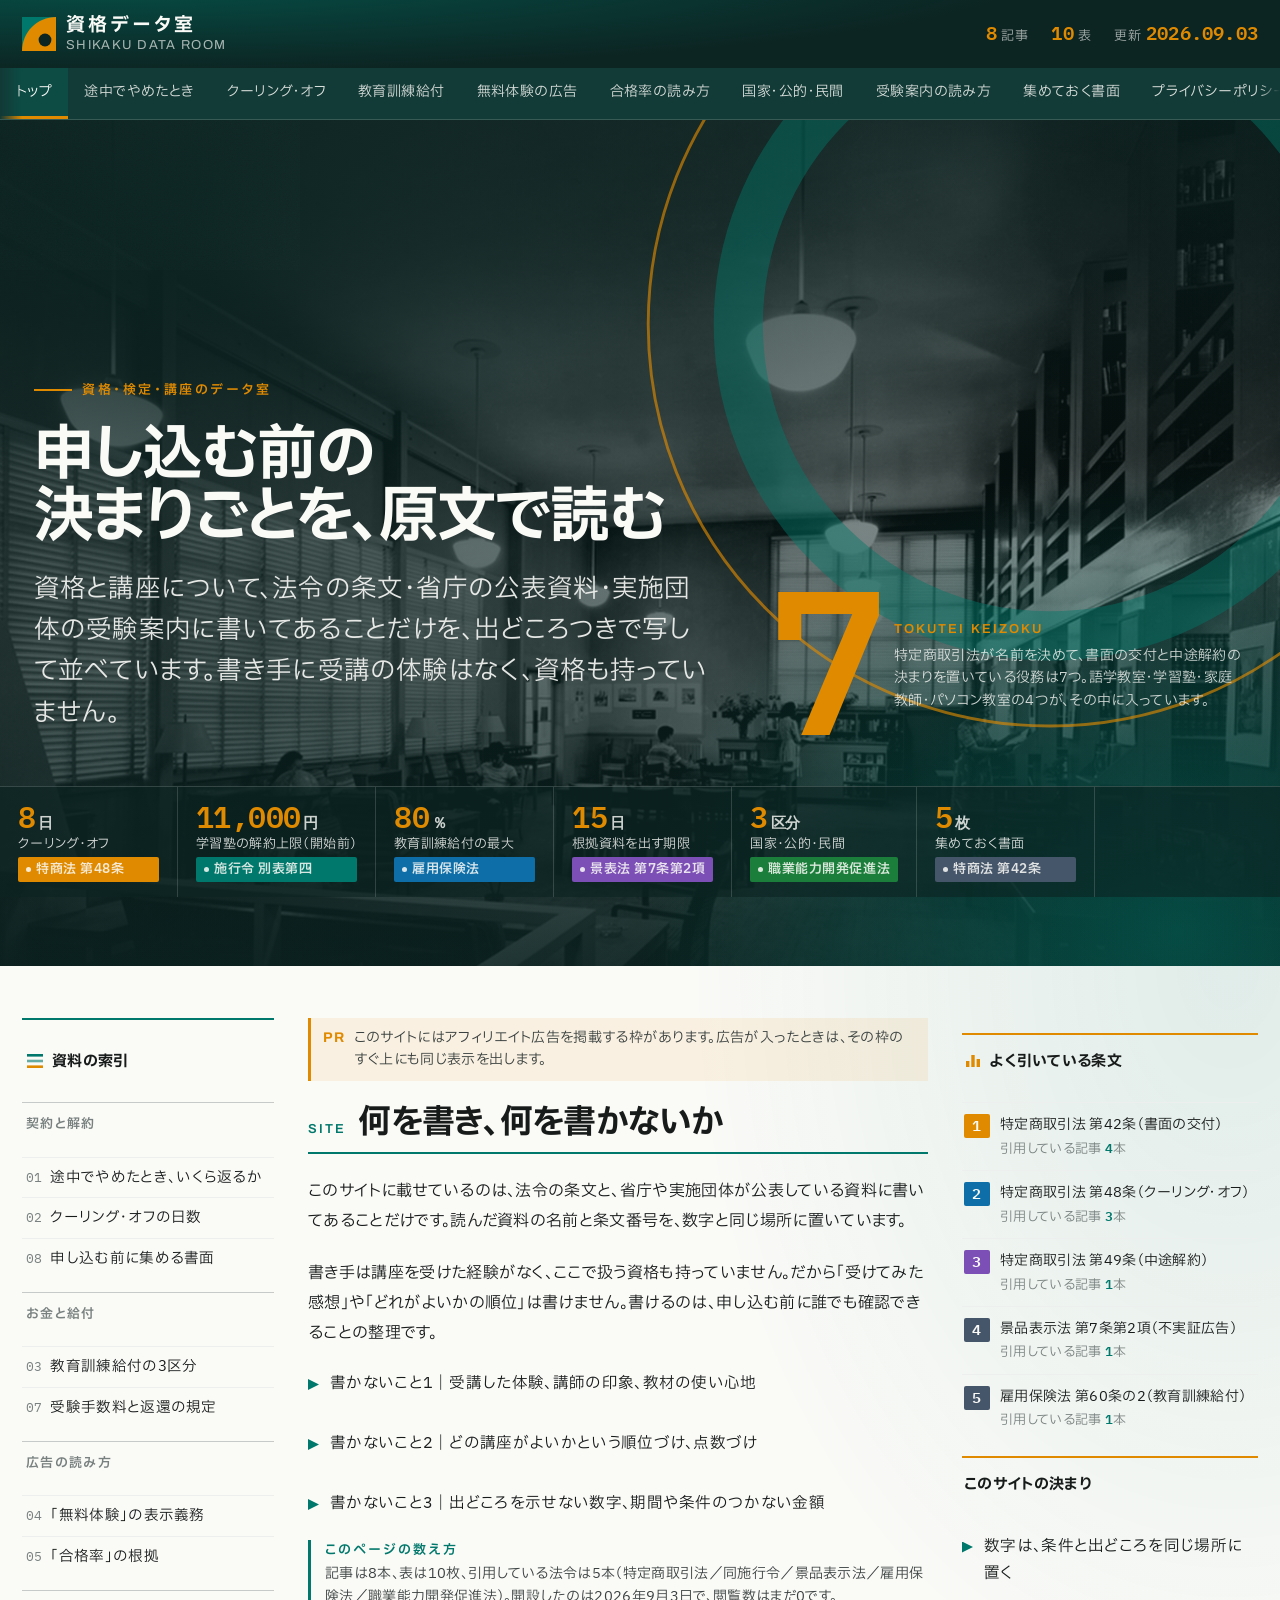
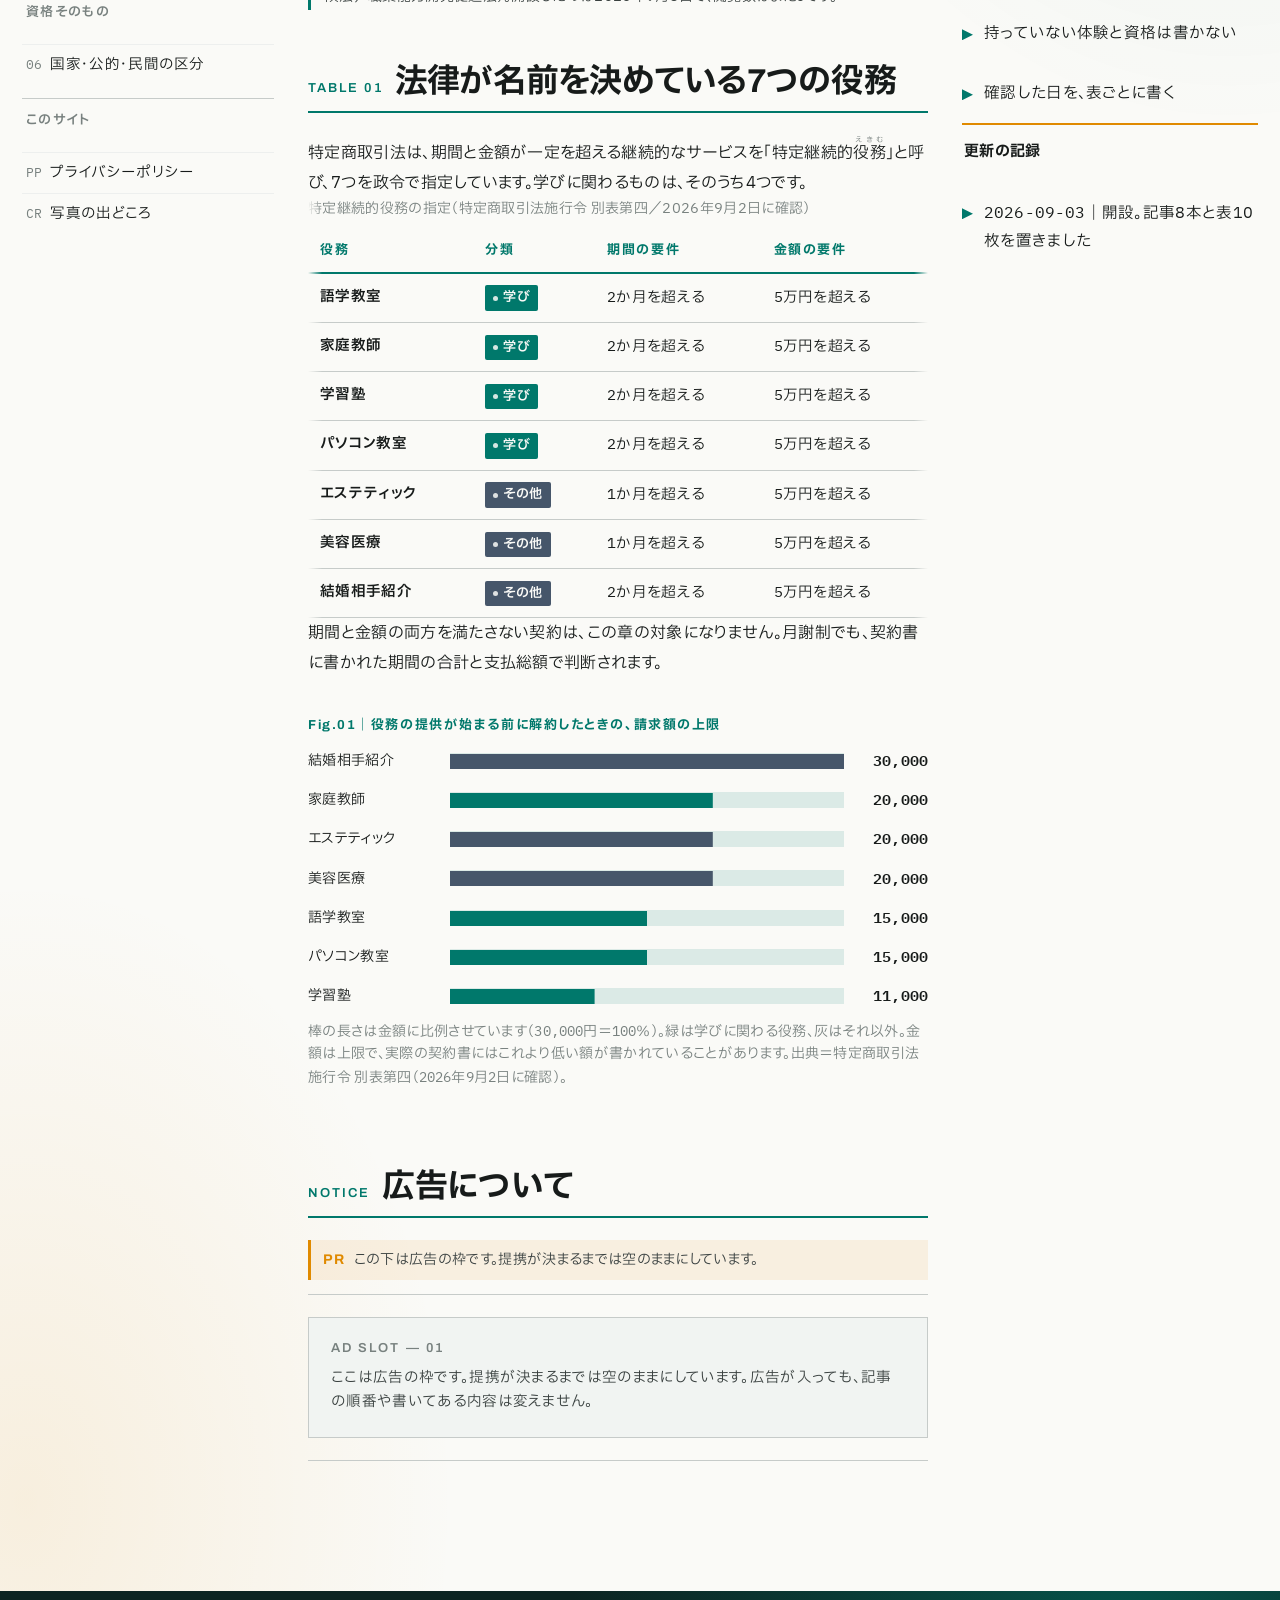
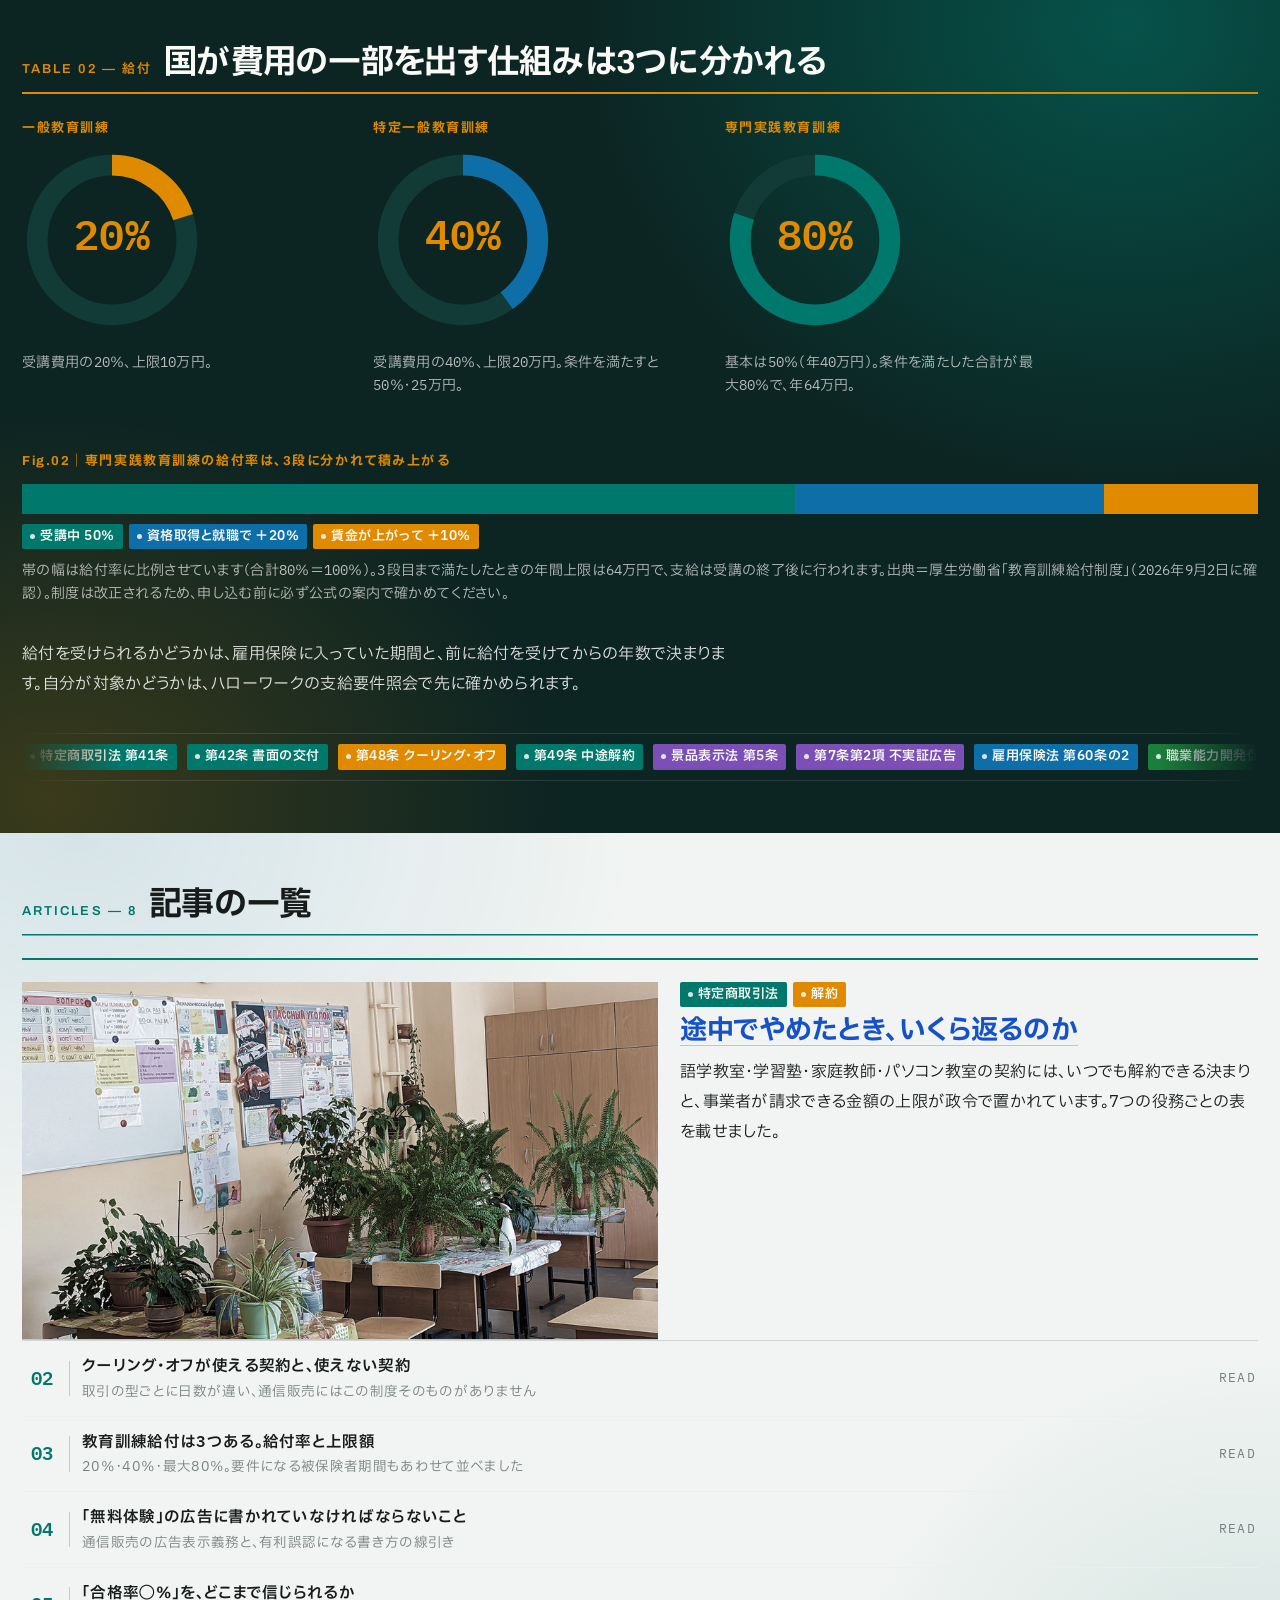
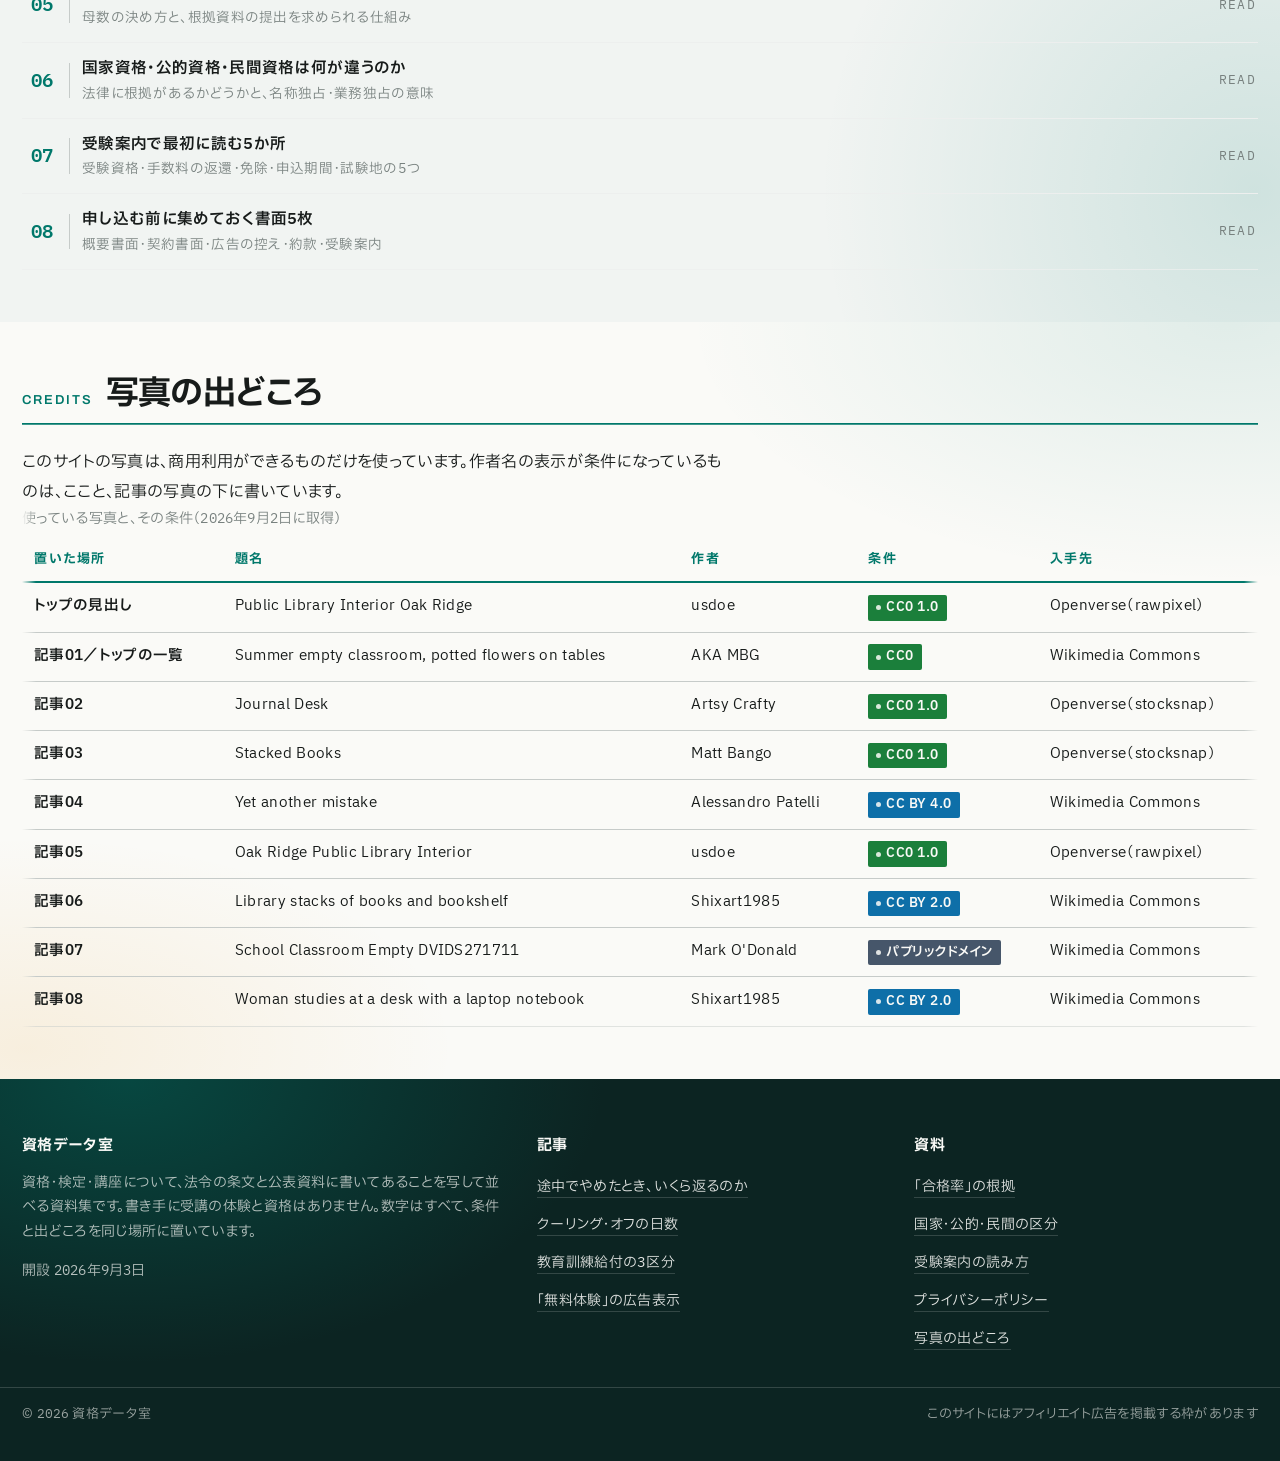
<file: index.html>
<!doctype html>
<html lang="ja">
<head>
<meta charset="utf-8">
<meta name="viewport" content="width=device-width, initial-scale=1">
<title>資格データ室 ── 資格と講座について、原文に書いてあることを写して並べる</title>
<meta name="description" content="資格・検定・講座について、法令の条文と省庁の公表資料に書いてあることを、出どころつきで写して並べています。記事8本・表10枚。">
<link rel="canonical" href="https://shikaku-data.com/">
<link rel="icon" href="assets/favicon.svg" type="image/svg+xml">
<meta property="og:type" content="website">
<meta property="og:site_name" content="資格データ室">
<meta property="og:locale" content="ja_JP">
<meta property="og:title" content="資格データ室 ── 資格と講座について、原文に書いてあることを写して並べる">
<meta property="og:description" content="資格・検定・講座について、法令の条文と省庁の公表資料に書いてあることを、出どころつきで写して並べています。記事8本・表10枚。">
<meta property="og:url" content="https://shikaku-data.com/">
<meta property="og:image" content="https://shikaku-data.com/assets/ogp.png">
<meta name="twitter:card" content="summary_large_image">
<link rel="preconnect" href="https://fonts.googleapis.com">
<link rel="preconnect" href="https://fonts.gstatic.com" crossorigin>
<link href="https://fonts.googleapis.com/css2?family=Archivo:wdth,wght@62..125,400..800&family=IBM+Plex+Mono:wght@400;600&family=IBM+Plex+Sans+JP:wght@300;400;600;700&display=swap" rel="stylesheet">
<link rel="stylesheet" href="assets/style.css">
</head>
<body>

<!-- 粒（地の質感）と、大きな弧。四角以外の形をここで持つ -->
<svg width="0" height="0" aria-hidden="true" focusable="false" style="position:absolute">
  <filter id="tsubu"><feTurbulence type="fractalNoise" baseFrequency="0.82" numOctaves="3"/>
    <feColorMatrix type="saturate" values="0"/></filter>
</svg>

<div class="progress" aria-hidden="true"><i></i></div>
<header class="hd">
  <div class="hd__in">
    <a class="hd__mark" href="index.html">
      <svg class="hd__glyph" viewBox="0 0 34 34" aria-hidden="true" focusable="false">
        <path d="M0 0h34v34H0z" fill="#00786B"/>
        <path d="M34 0v34H0C0 15.2 15.2 0 34 0z" fill="#E08A00"/>
        <circle cx="23" cy="23" r="6.4" fill="#0C2422"/>
      </svg>
      <span>
        <span class="hd__name">資格データ室</span>
        <span class="hd__sub">SHIKAKU DATA ROOM</span>
      </span>
    </a>
    <div class="hd__meta">
      <span><b class="n">8</b> 記事</span>
      <span><b class="n">10</b> 表</span>
      <span>更新 <b class="n">2026.09.03</b></span>
    </div>
  </div>
</header>

<nav class="tabs" aria-label="記事の一覧">
  <div class="tabs__in">
    <a href="index.html" aria-current="page">トップ</a>
    <a href="kiji-01.html">途中でやめたとき</a>
    <a href="kiji-02.html">クーリング・オフ</a>
    <a href="kiji-03.html">教育訓練給付</a>
    <a href="kiji-04.html">無料体験の広告</a>
    <a href="kiji-05.html">合格率の読み方</a>
    <a href="kiji-06.html">国家・公的・民間</a>
    <a href="kiji-07.html">受験案内の読み方</a>
    <a href="kiji-08.html">集めておく書面</a>
    <a href="privacy.html">プライバシーポリシー</a>
  </div>
</nav>

<section class="fv">
  <div class="fv__photo">
    <img src="assets/photo/fv-toshokan_1600.jpg"
         srcset="assets/photo/fv-toshokan_480.jpg 480w, assets/photo/fv-toshokan_900.jpg 900w, assets/photo/fv-toshokan_1600.jpg 1600w"
         sizes="100vw" width="1600" height="900" alt="閲覧席と書架が並ぶ図書館の内部">
  </div>
  <div class="fv__veil"></div>
  <svg class="fv__grain" aria-hidden="true" focusable="false"><rect width="100%" height="100%" filter="url(#tsubu)"/></svg>
  <svg class="fv__arc" viewBox="0 0 100 100" aria-hidden="true" focusable="false">
    <circle cx="50" cy="50" r="49" fill="none" stroke="#E08A00" stroke-width=".35" opacity=".7"/>
    <circle cx="50" cy="50" r="38" fill="none" stroke="#00786B" stroke-width="6" opacity=".5"/>
    <path d="M50 1a49 49 0 0 1 49 49" fill="none" stroke="#E08A00" stroke-width="1.6"/>
  </svg>
  <div class="fv__in">
    <div>
      <p class="fv__eyebrow">資格・検定・講座のデータ室</p>
      <h1 class="t-display" data-ch><span class="ph">申し込む前の</span><span class="ph">決まりごとを、</span><span class="ph">原文で読む</span></h1>
      <p class="t-lede">資格と講座について、法令の条文・省庁の公表資料・実施団体の受験案内に書いてあることだけを、出どころつきで写して並べています。書き手に受講の体験はなく、資格も持っていません。</p>
    </div>
    <div class="fv__num">
      <b class="n">7</b>
      <div class="fv__numtxt">
        <span class="lab">TOKUTEI KEIZOKU</span>
        <p>特定商取引法が名前を決めて、書面の交付と中途解約の決まりを置いている役務は7つ。語学教室・学習塾・家庭教師・パソコン教室の4つが、その中に入っています。</p>
      </div>
    </div>
  </div>
  <div class="fvindex">
    <div class="fvindex__in">
      <a href="kiji-02.html"><b class="n">8<em>日</em></b><span>クーリング・オフ</span><span class="tag tag--5">特商法 第48条</span></a>
      <a href="kiji-01.html"><b class="n">11,000<em>円</em></b><span>学習塾の解約上限（開始前）</span><span class="tag tag--1">施行令 別表第四</span></a>
      <a href="kiji-03.html"><b class="n">80<em>％</em></b><span>教育訓練給付の最大</span><span class="tag tag--2">雇用保険法</span></a>
      <a href="kiji-05.html"><b class="n">15<em>日</em></b><span>根拠資料を出す期限</span><span class="tag tag--3">景表法 第7条第2項</span></a>
      <a href="kiji-06.html"><b class="n">3<em>区分</em></b><span>国家・公的・民間</span><span class="tag tag--6">職業能力開発促進法</span></a>
      <a href="kiji-08.html"><b class="n">5<em>枚</em></b><span>集めておく書面</span><span class="tag tag--8">特商法 第42条</span></a>
    </div>
  </div>
</section>

<main id="main">

<section class="band band--paper">
  <div class="wrap three">

    <aside class="side">
      <nav class="idx" aria-label="サイトの索引">
        <p class="idx__h">
          <svg viewBox="0 0 18 18" aria-hidden="true" focusable="false"><rect x="1" y="2" width="16" height="2.6" fill="#00786B"/><rect x="1" y="7.7" width="16" height="2.6" fill="#00786B" opacity=".6"/><rect x="1" y="13.4" width="16" height="2.6" fill="#E08A00"/></svg>
          資料の索引
        </p>
        <p class="idx__g">契約と解約</p>
        <ul>
          <li><a href="kiji-01.html"><span class="n">01</span>途中でやめたとき、いくら返るか</a></li>
          <li><a href="kiji-02.html"><span class="n">02</span>クーリング・オフの日数</a></li>
          <li><a href="kiji-08.html"><span class="n">08</span>申し込む前に集める書面</a></li>
        </ul>
        <p class="idx__g">お金と給付</p>
        <ul>
          <li><a href="kiji-03.html"><span class="n">03</span>教育訓練給付の3区分</a></li>
          <li><a href="kiji-07.html"><span class="n">07</span>受験手数料と返還の規定</a></li>
        </ul>
        <p class="idx__g">広告の読み方</p>
        <ul>
          <li><a href="kiji-04.html"><span class="n">04</span>「無料体験」の表示義務</a></li>
          <li><a href="kiji-05.html"><span class="n">05</span>「合格率」の根拠</a></li>
        </ul>
        <p class="idx__g">資格そのもの</p>
        <ul>
          <li><a href="kiji-06.html"><span class="n">06</span>国家・公的・民間の区分</a></li>
        </ul>
        <p class="idx__g">このサイト</p>
        <ul>
          <li><a href="privacy.html"><span class="n">PP</span>プライバシーポリシー</a></li>
          <li><a href="#shashin"><span class="n">CR</span>写真の出どころ</a></li>
        </ul>
      </nav>
    </aside>

    <div class="col-c stack">

      <div class="disc"><b>PR</b><span>このサイトにはアフィリエイト広告を掲載する枠があります。広告が入ったときは、その枠のすぐ上にも同じ表示を出します。</span></div>

      <div data-rv>
        <div class="sec__h"><span class="lab">Site</span><h2 class="t-h2"><span class="ph">何を書き、</span><span class="ph">何を書かないか</span></h2></div>
        <p class="t-body">このサイトに載せているのは、法令の条文と、省庁や実施団体が公表している資料に書いてあることだけです。読んだ資料の名前と条文番号を、数字と同じ場所に置いています。</p>
        <p class="t-body">書き手は講座を受けた経験がなく、ここで扱う資格も持っていません。だから「受けてみた感想」や「どれがよいかの順位」は書けません。書けるのは、申し込む前に誰でも確認できることの整理です。</p>
        <ul class="cl">
          <li class="cl__item t-body">書かないこと1｜受講した体験、講師の印象、教材の使い心地</li>
          <li class="cl__item t-body">書かないこと2｜どの講座がよいかという順位づけ、点数づけ</li>
          <li class="cl__item t-body">書かないこと3｜出どころを示せない数字、期間や条件のつかない金額</li>
        </ul>
        <div class="src">
          <span class="lab">このページの数え方</span>
          <p>記事は8本、表は10枚、引用している法令は5本（特定商取引法／同施行令／景品表示法／雇用保険法／職業能力開発促進法）。開設したのは2026年9月3日で、閲覧数はまだ0です。</p>
        </div>
      </div>

      <div data-rv>
        <div class="sec__h"><span class="lab">Table 01</span><h2 class="t-h2"><span class="ph">法律が名前を</span><span class="ph">決めている</span><span class="ph">7つの役務</span></h2></div>
        <p class="t-body">特定商取引法は、期間と金額が一定を超える継続的なサービスを「特定継続的<ruby>役務<rt>えきむ</rt></ruby>」と呼び、7つを政令で指定しています。学びに関わるものは、そのうち4つです。</p>
        <div class="tbl-wrap">
          <table class="dt">
            <caption>特定継続的役務の指定（特定商取引法施行令 別表第四／2026年9月2日に確認）</caption>
            <thead><tr><th>役務</th><th>分類</th><th>期間の要件</th><th>金額の要件</th></tr></thead>
            <tbody>
              <tr><th>語学教室</th><td><span class="tag tag--1">学び</span></td><td><span class="n">2</span>か月を超える</td><td><span class="n">5</span>万円を超える</td></tr>
              <tr><th>家庭教師</th><td><span class="tag tag--1">学び</span></td><td><span class="n">2</span>か月を超える</td><td><span class="n">5</span>万円を超える</td></tr>
              <tr><th>学習塾</th><td><span class="tag tag--1">学び</span></td><td><span class="n">2</span>か月を超える</td><td><span class="n">5</span>万円を超える</td></tr>
              <tr><th>パソコン教室</th><td><span class="tag tag--1">学び</span></td><td><span class="n">2</span>か月を超える</td><td><span class="n">5</span>万円を超える</td></tr>
              <tr><th>エステティック</th><td><span class="tag tag--8">その他</span></td><td><span class="n">1</span>か月を超える</td><td><span class="n">5</span>万円を超える</td></tr>
              <tr><th>美容医療</th><td><span class="tag tag--8">その他</span></td><td><span class="n">1</span>か月を超える</td><td><span class="n">5</span>万円を超える</td></tr>
              <tr><th>結婚相手紹介</th><td><span class="tag tag--8">その他</span></td><td><span class="n">2</span>か月を超える</td><td><span class="n">5</span>万円を超える</td></tr>
            </tbody>
          </table>
        </div>
        <p class="t-body">期間と金額の両方を満たさない契約は、この章の対象になりません。月謝制でも、契約書に書かれた期間の合計と支払総額で判断されます。</p>
      </div>

      <figure class="fig" data-rv>
        <p class="fig__cap">Fig.01｜役務の提供が始まる前に解約したときの、請求額の上限</p>
        <div class="bars">
          <div class="bars__row"><span class="bars__name">結婚相手紹介</span>
            <span class="bars__track"><svg viewBox="0 0 100 16" preserveAspectRatio="none" width="100%" height="16" aria-hidden="true" focusable="false"><rect class="bar" width="100" height="16" fill="#46566A"/></svg></span>
            <span class="bars__val n">30,000</span></div>
          <div class="bars__row"><span class="bars__name">家庭教師</span>
            <span class="bars__track"><svg viewBox="0 0 100 16" preserveAspectRatio="none" width="100%" height="16" aria-hidden="true" focusable="false"><rect class="bar" width="66.7" height="16" fill="#00786B"/></svg></span>
            <span class="bars__val n">20,000</span></div>
          <div class="bars__row"><span class="bars__name">エステティック</span>
            <span class="bars__track"><svg viewBox="0 0 100 16" preserveAspectRatio="none" width="100%" height="16" aria-hidden="true" focusable="false"><rect class="bar" width="66.7" height="16" fill="#46566A"/></svg></span>
            <span class="bars__val n">20,000</span></div>
          <div class="bars__row"><span class="bars__name">美容医療</span>
            <span class="bars__track"><svg viewBox="0 0 100 16" preserveAspectRatio="none" width="100%" height="16" aria-hidden="true" focusable="false"><rect class="bar" width="66.7" height="16" fill="#46566A"/></svg></span>
            <span class="bars__val n">20,000</span></div>
          <div class="bars__row"><span class="bars__name">語学教室</span>
            <span class="bars__track"><svg viewBox="0 0 100 16" preserveAspectRatio="none" width="100%" height="16" aria-hidden="true" focusable="false"><rect class="bar" width="50" height="16" fill="#00786B"/></svg></span>
            <span class="bars__val n">15,000</span></div>
          <div class="bars__row"><span class="bars__name">パソコン教室</span>
            <span class="bars__track"><svg viewBox="0 0 100 16" preserveAspectRatio="none" width="100%" height="16" aria-hidden="true" focusable="false"><rect class="bar" width="50" height="16" fill="#00786B"/></svg></span>
            <span class="bars__val n">15,000</span></div>
          <div class="bars__row"><span class="bars__name">学習塾</span>
            <span class="bars__track"><svg viewBox="0 0 100 16" preserveAspectRatio="none" width="100%" height="16" aria-hidden="true" focusable="false"><rect class="bar" width="36.7" height="16" fill="#00786B"/></svg></span>
            <span class="bars__val n">11,000</span></div>
        </div>
        <figcaption class="fig__note">棒の長さは金額に比例させています（<span class="n">30,000</span>円＝<span class="n">100</span>％）。緑は学びに関わる役務、灰はそれ以外。金額は上限で、実際の契約書にはこれより低い額が書かれていることがあります。出典＝特定商取引法施行令 別表第四（<span class="n">2026</span>年<span class="n">9</span>月<span class="n">2</span>日に確認）。</figcaption>
      </figure>

      <div data-rv>
        <div class="sec__h"><span class="lab">Notice</span><h2 class="t-h2"><span class="ph">広告について</span></h2></div>
        <div class="disc"><b>PR</b><span>この下は広告の枠です。提携が決まるまでは空のままにしています。</span></div>
        <!-- 広告 -->
        <div class="adslot ad-slot" data-ad="1">
          <div class="adslot__box">
            <span class="lab">AD SLOT — 01</span>
            <p>ここは広告の枠です。提携が決まるまでは空のままにしています。広告が入っても、記事の順番や書いてある内容は変えません。</p>
          </div>
        </div>
      </div>

    </div>

    <aside class="side">
      <p class="rail__h">
        <svg viewBox="0 0 18 18" aria-hidden="true" focusable="false"><path d="M2 15h3.4v-6H2zM7.3 15h3.4V3H7.3zM12.6 15H16V7h-3.4z" fill="#E08A00"/></svg>
        よく引いている条文
      </p>
      <ol class="rank">
        <li><b class="n">1</b><p>特定商取引法 第42条（書面の交付）<span class="rank__sub">引用している記事 <span class="n">4</span>本</span></p></li>
        <li><b class="n">2</b><p>特定商取引法 第48条（クーリング・オフ）<span class="rank__sub">引用している記事 <span class="n">3</span>本</span></p></li>
        <li><b class="n">3</b><p>特定商取引法 第49条（中途解約）<span class="rank__sub">引用している記事 <span class="n">1</span>本</span></p></li>
        <li><b class="n">4</b><p>景品表示法 第7条第2項（不実証広告）<span class="rank__sub">引用している記事 <span class="n">1</span>本</span></p></li>
        <li><b class="n">5</b><p>雇用保険法 第60条の2（教育訓練給付）<span class="rank__sub">引用している記事 <span class="n">1</span>本</span></p></li>
      </ol>
      <p class="rail__h">このサイトの決まり</p>
      <ul class="cl">
        <li class="cl__item t-body">数字は、条件と出どころを同じ場所に置く</li>
        <li class="cl__item t-body">持っていない体験と資格は書かない</li>
        <li class="cl__item t-body">確認した日を、表ごとに書く</li>
      </ul>
      <p class="rail__h">更新の記録</p>
      <ul class="cl">
        <li class="cl__item t-body"><span><span class="n">2026-09-03</span>｜開設。記事8本と表10枚を置きました</span></li>
      </ul>
    </aside>

  </div>
</section>

<section class="band band--dark">
  <div class="wrap">
    <div class="sec__h" data-rv><span class="lab">Table 02 — 給付</span><h2 class="t-h2"><span class="ph">国が費用の一部を</span><span class="ph">出す仕組みは</span><span class="ph">3つに分かれる</span></h2></div>
    <div class="ring-wrap" data-rv style="grid-template-columns:minmax(0,1fr)">
      <div style="display:grid;grid-template-columns:repeat(auto-fit,minmax(190px,1fr));gap:34px">

        <figure class="fig">
          <p class="fig__cap">一般教育訓練</p>
          <svg viewBox="0 0 130 130" width="100%" style="max-width:180px;height:auto" role="img" aria-label="一般教育訓練の給付率は20パーセント">
            <circle cx="65" cy="65" r="54" fill="none" stroke="#123A36" stroke-width="15"/>
            <circle class="ring" cx="65" cy="65" r="54" fill="none" stroke="#E08A00" stroke-width="15"
                    transform="rotate(-90 65 65)" style="--len:339.29;--ratio:.20"/>
            <text class="ring-mid" x="65" y="72" text-anchor="middle" font-size="30">20%</text>
          </svg>
          <figcaption class="fig__note">受講費用の<span class="n">20</span>％、上限<span class="n">10</span>万円。</figcaption>
        </figure>

        <figure class="fig">
          <p class="fig__cap">特定一般教育訓練</p>
          <svg viewBox="0 0 130 130" width="100%" style="max-width:180px;height:auto" role="img" aria-label="特定一般教育訓練の給付率は40パーセント">
            <circle cx="65" cy="65" r="54" fill="none" stroke="#123A36" stroke-width="15"/>
            <circle class="ring" cx="65" cy="65" r="54" fill="none" stroke="#0E6FA8" stroke-width="15"
                    transform="rotate(-90 65 65)" style="--len:339.29;--ratio:.40"/>
            <text class="ring-mid" x="65" y="72" text-anchor="middle" font-size="30">40%</text>
          </svg>
          <figcaption class="fig__note">受講費用の<span class="n">40</span>％、上限<span class="n">20</span>万円。条件を満たすと<span class="n">50</span>％・<span class="n">25</span>万円。</figcaption>
        </figure>

        <figure class="fig">
          <p class="fig__cap">専門実践教育訓練</p>
          <svg viewBox="0 0 130 130" width="100%" style="max-width:180px;height:auto" role="img" aria-label="専門実践教育訓練の給付率は最大80パーセント">
            <circle cx="65" cy="65" r="54" fill="none" stroke="#123A36" stroke-width="15"/>
            <circle class="ring" cx="65" cy="65" r="54" fill="none" stroke="#00786B" stroke-width="15"
                    transform="rotate(-90 65 65)" style="--len:339.29;--ratio:.80"/>
            <text class="ring-mid" x="65" y="72" text-anchor="middle" font-size="30">80%</text>
          </svg>
          <figcaption class="fig__note">基本は<span class="n">50</span>％（年<span class="n">40</span>万円）。条件を満たした合計が最大<span class="n">80</span>％で、年<span class="n">64</span>万円。</figcaption>
        </figure>

      </div>
    </div>

    <figure class="fig" data-rv style="margin-top:52px">
      <p class="fig__cap">Fig.02｜専門実践教育訓練の給付率は、3段に分かれて積み上がる</p>
      <div class="stack-fig">
        <div class="stack-fig__bar">
          <span class="stack-fig__seg" style="width:62.5%;background:#00786B"></span>
          <span class="stack-fig__seg" style="width:25%;background:#0E6FA8;transition-delay:.28s"></span>
          <span class="stack-fig__seg" style="width:12.5%;background:#E08A00;transition-delay:.52s"></span>
        </div>
        <div class="tag-row">
          <span class="tag tag--1">受講中 50％</span>
          <span class="tag tag--2">資格取得と就職で ＋20％</span>
          <span class="tag tag--5">賃金が上がって ＋10％</span>
        </div>
      </div>
      <figcaption class="fig__note">帯の幅は給付率に比例させています（合計<span class="n">80</span>％＝<span class="n">100</span>％）。3段目まで満たしたときの年間上限は<span class="n">64</span>万円で、支給は受講の終了後に行われます。出典＝厚生労働省「教育訓練給付制度」（<span class="n">2026</span>年<span class="n">9</span>月<span class="n">2</span>日に確認）。制度は改正されるため、申し込む前に必ず公式の案内で確かめてください。</figcaption>
    </figure>

    <p class="t-body" data-rv style="margin-top:34px;max-width:44em">給付を受けられるかどうかは、雇用保険に入っていた期間と、前に給付を受けてからの年数で決まります。自分が対象かどうかは、ハローワークの支給要件照会で先に確かめられます。</p>

    <div class="flow" data-rv style="margin-top:34px">
      <div class="flow__in">
        <span class="tag tag--1">特定商取引法 第41条</span><span class="tag tag--1">第42条 書面の交付</span>
        <span class="tag tag--5">第48条 クーリング・オフ</span><span class="tag tag--1">第49条 中途解約</span>
        <span class="tag tag--3">景品表示法 第5条</span><span class="tag tag--3">第7条第2項 不実証広告</span>
        <span class="tag tag--2">雇用保険法 第60条の2</span><span class="tag tag--6">職業能力開発促進法 第44条</span>
        <span class="tag tag--1">特定商取引法 第41条</span><span class="tag tag--1">第42条 書面の交付</span>
        <span class="tag tag--5">第48条 クーリング・オフ</span><span class="tag tag--1">第49条 中途解約</span>
        <span class="tag tag--3">景品表示法 第5条</span><span class="tag tag--3">第7条第2項 不実証広告</span>
        <span class="tag tag--2">雇用保険法 第60条の2</span><span class="tag tag--6">職業能力開発促進法 第44条</span>
      </div>
    </div>
  </div>
</section>

<section class="band band--face">
  <div class="wrap">
    <div class="sec__h" data-rv><span class="lab">Articles — 8</span><h2 class="t-h2"><span class="ph">記事の一覧</span></h2></div>

    <article class="cardA" data-rv>
      <a class="cardA__pic" href="kiji-01.html" aria-label="記事1へ">
        <img src="assets/photo/kyoshitsu-hachi_900.jpg"
             srcset="assets/photo/kyoshitsu-hachi_480.jpg 480w, assets/photo/kyoshitsu-hachi_900.jpg 900w, assets/photo/kyoshitsu-hachi_1600.jpg 1600w"
             sizes="(min-width:720px) 50vw, 100vw" width="900" height="506" alt="机と椅子が並ぶ、人のいない教室">
      </a>
      <div class="cardA__body">
        <div class="tag-row"><span class="tag tag--1">特定商取引法</span><span class="tag tag--5">解約</span></div>
        <h3 class="t-h3"><a href="kiji-01.html"><span class="ph">途中でやめたとき、</span><span class="ph">いくら返るのか</span></a></h3>
        <p class="t-body">語学教室・学習塾・家庭教師・パソコン教室の契約には、いつでも解約できる決まりと、事業者が請求できる金額の上限が政令で置かれています。7つの役務ごとの表を載せました。</p>
      </div>
    </article>

    <ul class="listB" data-rv>
      <li><a href="kiji-02.html"><span class="listB__no n">02</span><span class="listB__t">クーリング・オフが使える契約と、使えない契約<span>取引の型ごとに日数が違い、通信販売にはこの制度そのものがありません</span></span><span class="listB__go n">READ</span></a></li>
      <li><a href="kiji-03.html"><span class="listB__no n">03</span><span class="listB__t">教育訓練給付は3つある。給付率と上限額<span>20％・40％・最大80％。要件になる被保険者期間もあわせて並べました</span></span><span class="listB__go n">READ</span></a></li>
      <li><a href="kiji-04.html"><span class="listB__no n">04</span><span class="listB__t">「無料体験」の広告に書かれていなければならないこと<span>通信販売の広告表示義務と、有利誤認になる書き方の線引き</span></span><span class="listB__go n">READ</span></a></li>
      <li><a href="kiji-05.html"><span class="listB__no n">05</span><span class="listB__t">「合格率◯％」を、どこまで信じられるか<span>母数の決め方と、根拠資料の提出を求められる仕組み</span></span><span class="listB__go n">READ</span></a></li>
      <li><a href="kiji-06.html"><span class="listB__no n">06</span><span class="listB__t">国家資格・公的資格・民間資格は何が違うのか<span>法律に根拠があるかどうかと、名称独占・業務独占の意味</span></span><span class="listB__go n">READ</span></a></li>
      <li><a href="kiji-07.html"><span class="listB__no n">07</span><span class="listB__t">受験案内で最初に読む5か所<span>受験資格・手数料の返還・免除・申込期間・試験地の5つ</span></span><span class="listB__go n">READ</span></a></li>
      <li><a href="kiji-08.html"><span class="listB__no n">08</span><span class="listB__t">申し込む前に集めておく書面5枚<span>概要書面・契約書面・広告の控え・約款・受験案内</span></span><span class="listB__go n">READ</span></a></li>
    </ul>
  </div>
</section>

<section class="band band--paper" id="shashin">
  <div class="wrap">
    <div class="sec__h" data-rv><span class="lab">Credits</span><h2 class="t-h2"><span class="ph">写真の出どころ</span></h2></div>
    <p class="t-body" data-rv style="max-width:44em">このサイトの写真は、商用利用ができるものだけを使っています。作者名の表示が条件になっているものは、ここと、記事の写真の下に書いています。</p>
    <div class="tbl-wrap" data-rv>
      <table class="dt">
        <caption>使っている写真と、その条件（<span class="n">2026</span>年<span class="n">9</span>月<span class="n">2</span>日に取得）</caption>
        <thead><tr><th>置いた場所</th><th>題名</th><th>作者</th><th>条件</th><th>入手先</th></tr></thead>
        <tbody>
          <tr><th>トップの見出し</th><td>Public Library Interior Oak Ridge</td><td>usdoe</td><td><span class="tag tag--6">CC0 1.0</span></td><td>Openverse（rawpixel）</td></tr>
          <tr><th>記事01／トップの一覧</th><td>Summer empty classroom, potted flowers on tables</td><td>AKA MBG</td><td><span class="tag tag--6">CC0</span></td><td>Wikimedia Commons</td></tr>
          <tr><th>記事02</th><td>Journal Desk</td><td>Artsy Crafty</td><td><span class="tag tag--6">CC0 1.0</span></td><td>Openverse（stocksnap）</td></tr>
          <tr><th>記事03</th><td>Stacked Books</td><td>Matt Bango</td><td><span class="tag tag--6">CC0 1.0</span></td><td>Openverse（stocksnap）</td></tr>
          <tr><th>記事04</th><td>Yet another mistake</td><td>Alessandro Patelli</td><td><span class="tag tag--2">CC BY 4.0</span></td><td>Wikimedia Commons</td></tr>
          <tr><th>記事05</th><td>Oak Ridge Public Library Interior</td><td>usdoe</td><td><span class="tag tag--6">CC0 1.0</span></td><td>Openverse（rawpixel）</td></tr>
          <tr><th>記事06</th><td>Library stacks of books and bookshelf</td><td>Shixart1985</td><td><span class="tag tag--2">CC BY 2.0</span></td><td>Wikimedia Commons</td></tr>
          <tr><th>記事07</th><td>School Classroom Empty DVIDS271711</td><td>Mark O'Donald</td><td><span class="tag tag--8">パブリックドメイン</span></td><td>Wikimedia Commons</td></tr>
          <tr><th>記事08</th><td>Woman studies at a desk with a laptop notebook</td><td>Shixart1985</td><td><span class="tag tag--2">CC BY 2.0</span></td><td>Wikimedia Commons</td></tr>
        </tbody>
      </table>
    </div>
  </div>
</section>

</main>

<footer class="ft">
  <div class="ft__in">
    <div>
      <h2>資格データ室</h2>
      <p>資格・検定・講座について、法令の条文と公表資料に書いてあることを写して並べる資料集です。書き手に受講の体験と資格はありません。数字はすべて、条件と出どころを同じ場所に置いています。</p>
      <p style="margin-top:14px">開設 <span class="n">2026</span>年<span class="n">9</span>月<span class="n">3</span>日</p>
    </div>
    <div>
      <h2>記事</h2>
      <ul>
        <li><a href="kiji-01.html">途中でやめたとき、いくら返るのか</a></li>
        <li><a href="kiji-02.html">クーリング・オフの日数</a></li>
        <li><a href="kiji-03.html">教育訓練給付の3区分</a></li>
        <li><a href="kiji-04.html">「無料体験」の広告表示</a></li>
      </ul>
    </div>
    <div>
      <h2>資料</h2>
      <ul>
        <li><a href="kiji-05.html">「合格率」の根拠</a></li>
        <li><a href="kiji-06.html">国家・公的・民間の区分</a></li>
        <li><a href="kiji-07.html">受験案内の読み方</a></li>
        <li><a href="privacy.html">プライバシーポリシー</a></li>
        <li><a href="#shashin">写真の出どころ</a></li>
      </ul>
    </div>
  </div>
  <div class="ft__bar">
    <span>© <span class="n">2026</span> 資格データ室</span>
    <span>このサイトにはアフィリエイト広告を掲載する枠があります</span>
  </div>
</footer>

<script src="assets/app.js"></script>
</body>
</html>
</file>
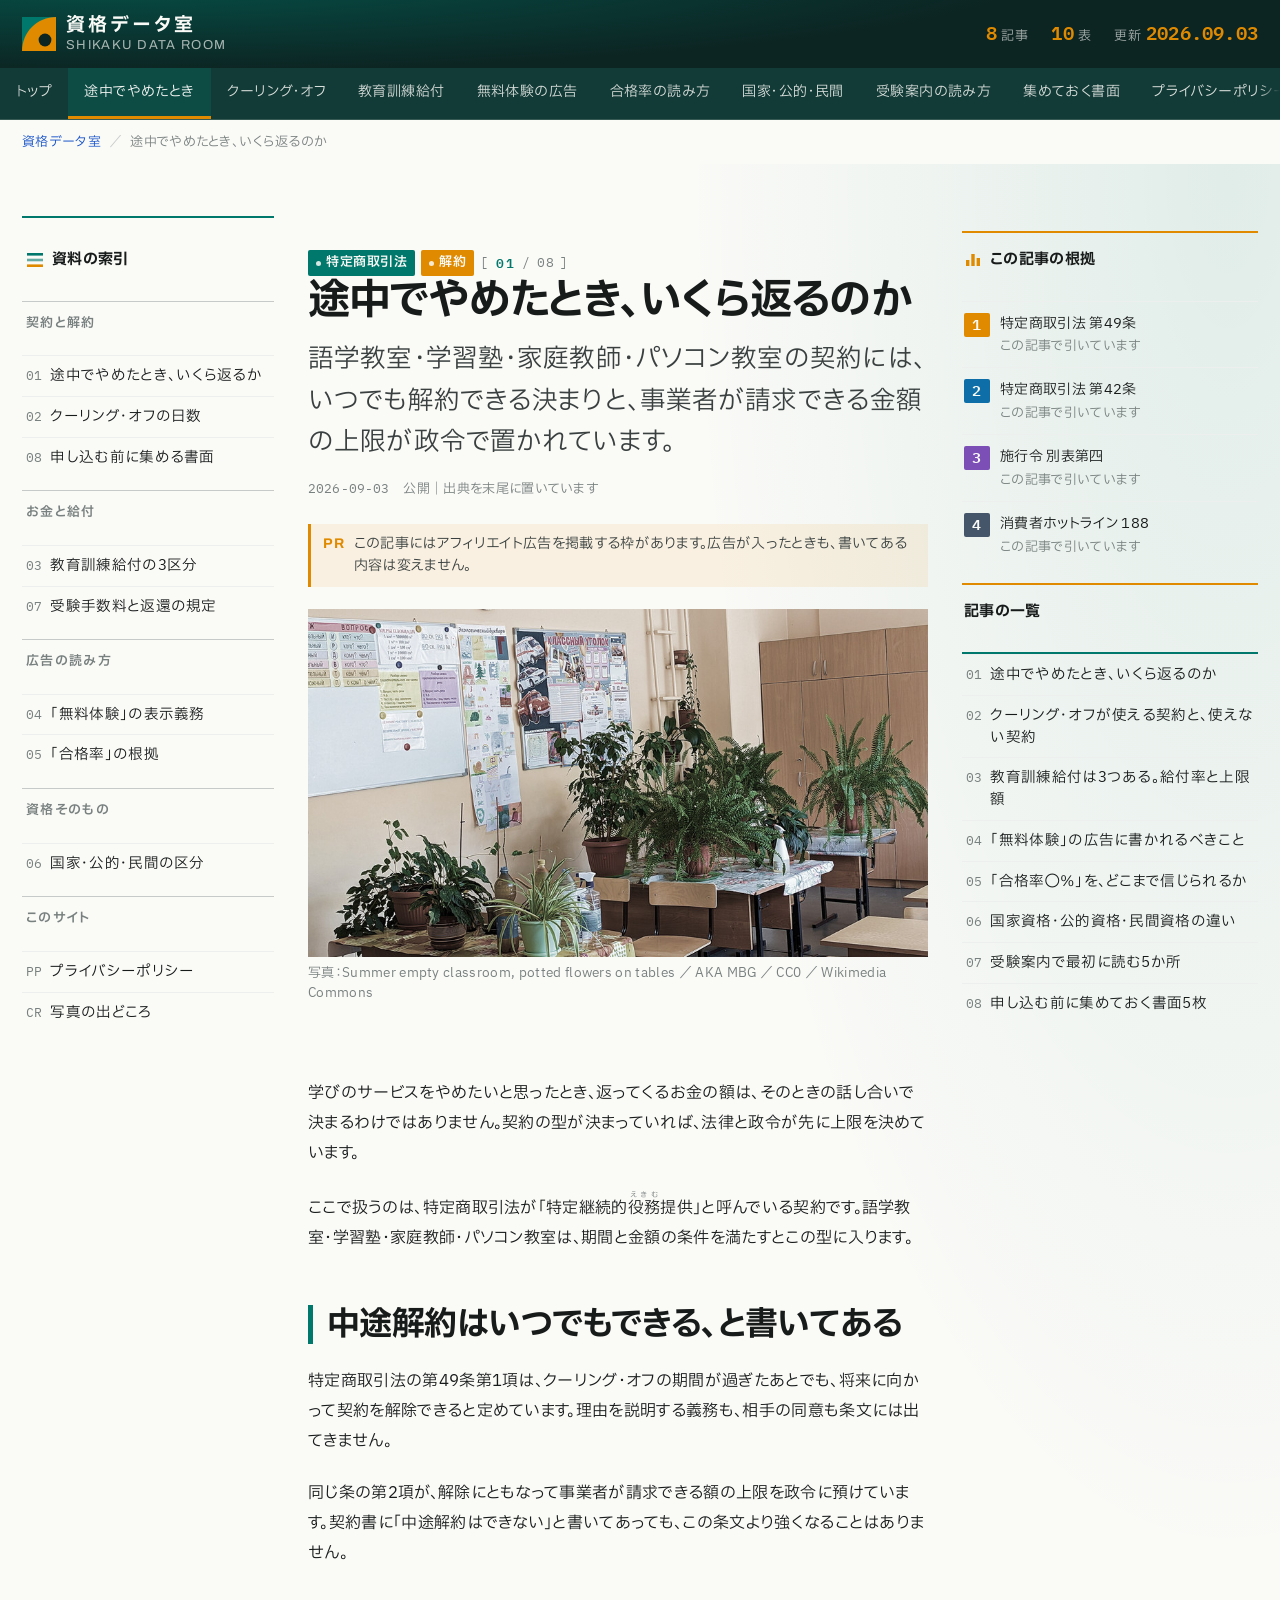
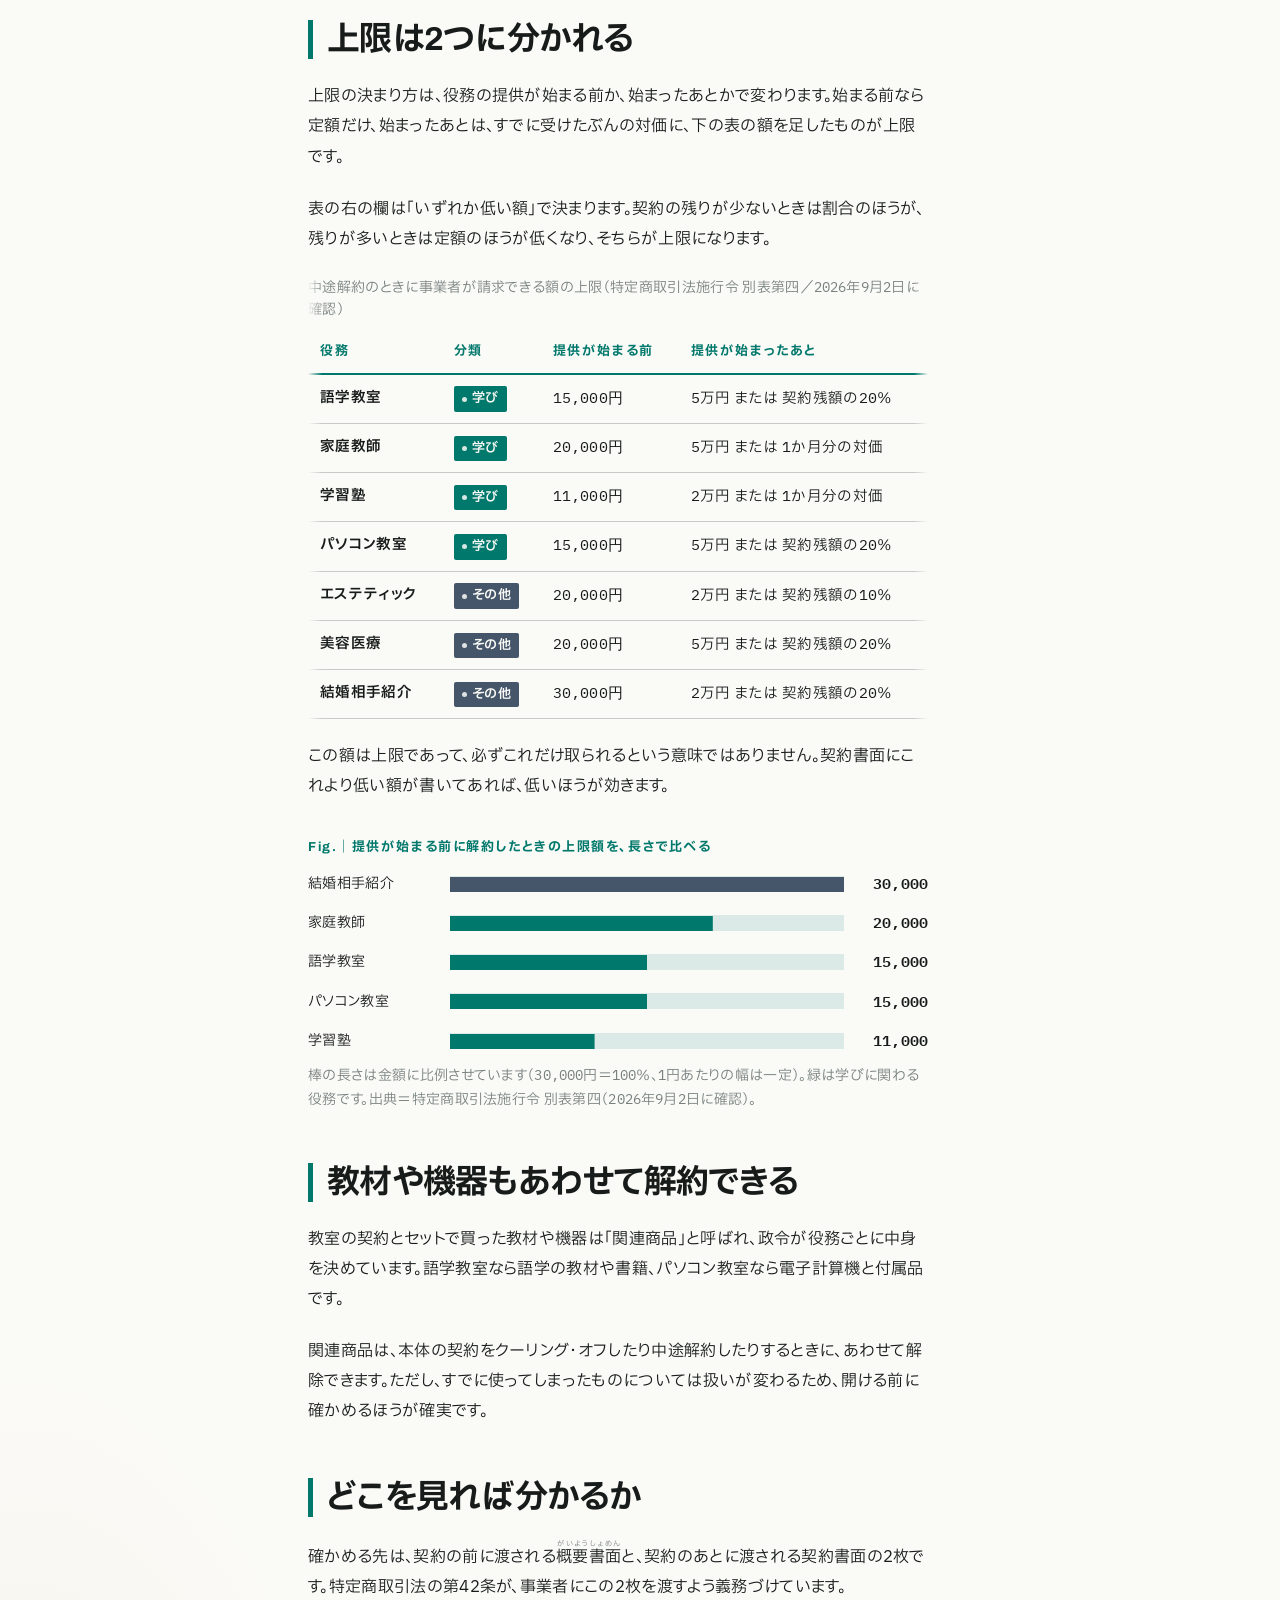
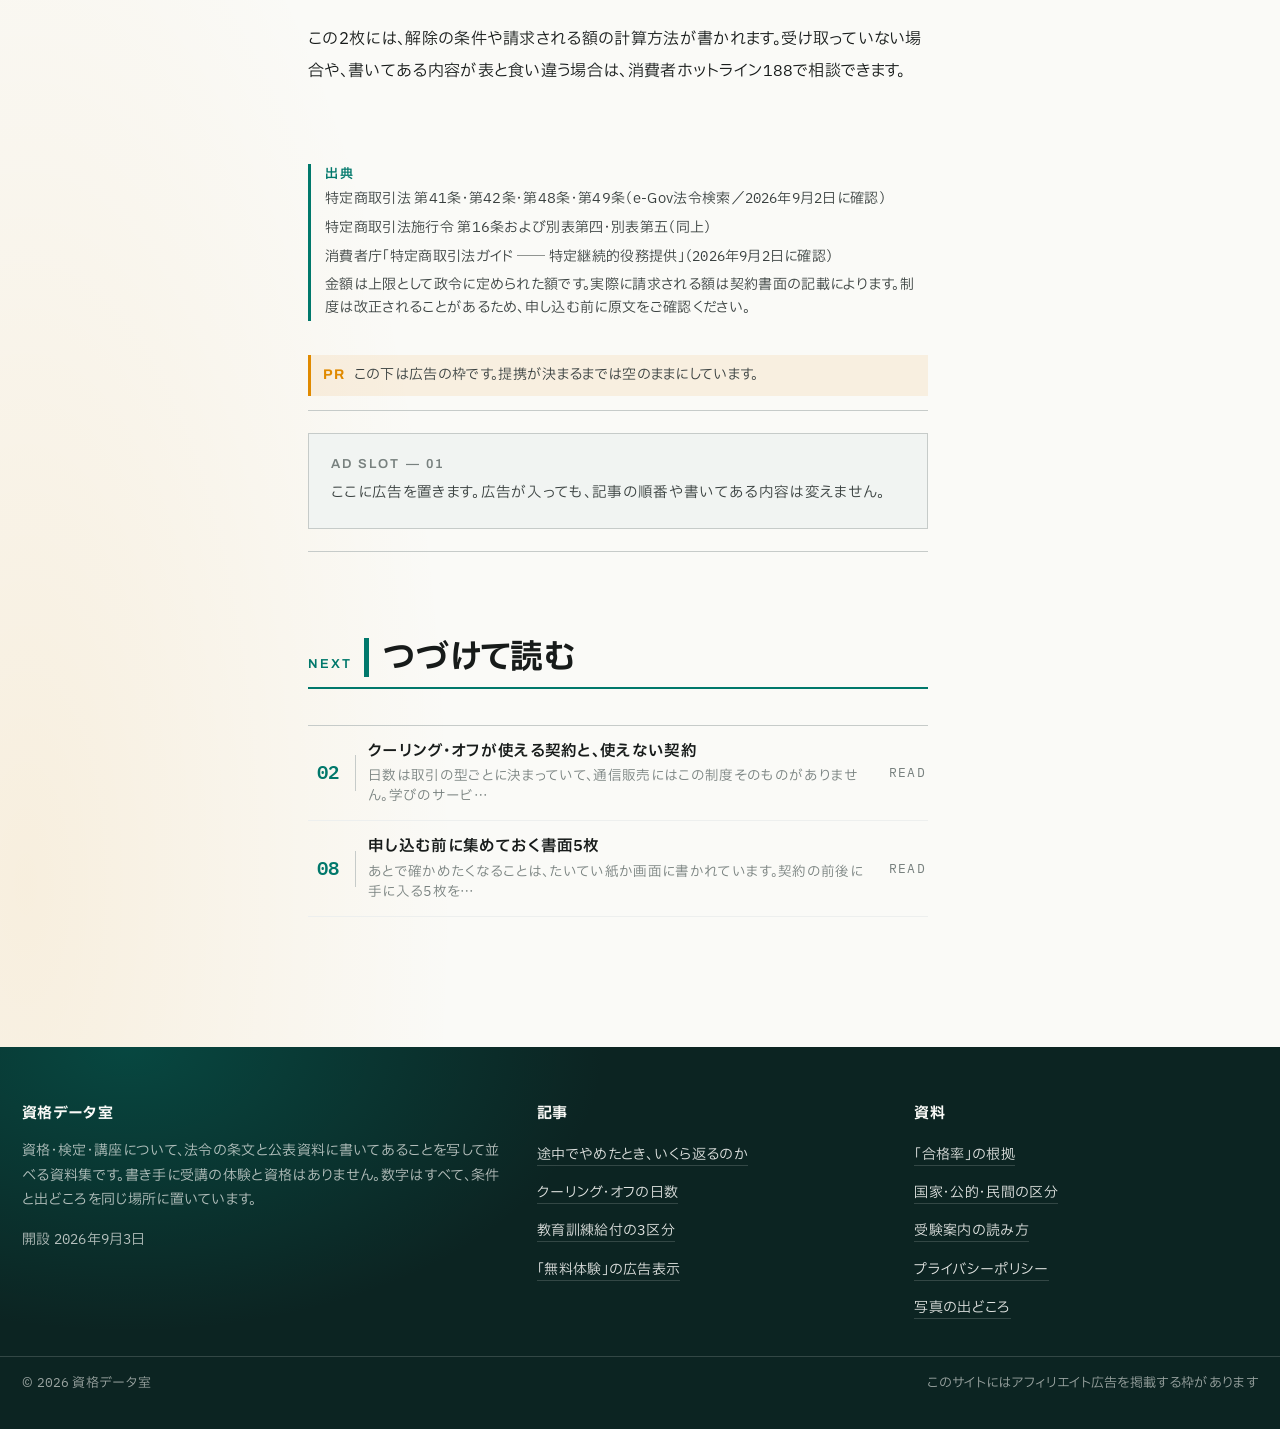
<file: kiji-01.html>
<!doctype html>
<html lang="ja">
<head>
<meta charset="utf-8">
<meta name="viewport" content="width=device-width, initial-scale=1">
<title>途中でやめたとき、いくら返るのか ── 資格データ室</title>
<meta name="description" content="語学教室・学習塾・家庭教師・パソコン教室の契約には、いつでも解約できる決まりと、事業者が請求できる金額の上限が政令で置かれています。">
<link rel="canonical" href="https://shikaku-data.com/kiji-01.html">
<link rel="icon" href="assets/favicon.svg" type="image/svg+xml">
<meta property="og:type" content="article">
<meta property="og:site_name" content="資格データ室">
<meta property="og:locale" content="ja_JP">
<meta property="og:title" content="途中でやめたとき、いくら返るのか ── 資格データ室">
<meta property="og:description" content="語学教室・学習塾・家庭教師・パソコン教室の契約には、いつでも解約できる決まりと、事業者が請求できる金額の上限が政令で置かれています。">
<meta property="og:url" content="https://shikaku-data.com/kiji-01.html">
<meta property="og:image" content="https://shikaku-data.com/assets/ogp.png">
<meta name="twitter:card" content="summary_large_image">
<link rel="preconnect" href="https://fonts.googleapis.com">
<link rel="preconnect" href="https://fonts.gstatic.com" crossorigin>
<link href="https://fonts.googleapis.com/css2?family=Archivo:wdth,wght@62..125,400..800&family=IBM+Plex+Mono:wght@400;600&family=IBM+Plex+Sans+JP:wght@300;400;600;700&display=swap" rel="stylesheet">
<link rel="stylesheet" href="assets/style.css">
</head>
<body>

<svg width="0" height="0" aria-hidden="true" focusable="false" style="position:absolute">
  <filter id="tsubu"><feTurbulence type="fractalNoise" baseFrequency="0.82" numOctaves="3"/>
    <feColorMatrix type="saturate" values="0"/></filter>
</svg>

<header class="hd">
  <div class="hd__in">
    <a class="hd__mark" href="index.html">
      <svg class="hd__glyph" viewBox="0 0 34 34" aria-hidden="true" focusable="false">
        <path d="M0 0h34v34H0z" fill="#00786B"/>
        <path d="M34 0v34H0C0 15.2 15.2 0 34 0z" fill="#E08A00"/>
        <circle cx="23" cy="23" r="6.4" fill="#0C2422"/>
      </svg>
      <span><span class="hd__name">資格データ室</span><span class="hd__sub">SHIKAKU DATA ROOM</span></span>
    </a>
    <div class="hd__meta">
      <span><b class="n">8</b> 記事</span>
      <span><b class="n">10</b> 表</span>
      <span>更新 <b class="n">2026.09.03</b></span>
    </div>
  </div>
</header>

<nav class="tabs" aria-label="記事の一覧">
  <div class="tabs__in">
    <a href="index.html">トップ</a>
    <a href="kiji-01.html" aria-current="page">途中でやめたとき</a>
    <a href="kiji-02.html">クーリング・オフ</a>
    <a href="kiji-03.html">教育訓練給付</a>
    <a href="kiji-04.html">無料体験の広告</a>
    <a href="kiji-05.html">合格率の読み方</a>
    <a href="kiji-06.html">国家・公的・民間</a>
    <a href="kiji-07.html">受験案内の読み方</a>
    <a href="kiji-08.html">集めておく書面</a>
    <a href="privacy.html">プライバシーポリシー</a>
  </div>
</nav>

<div class="progress" aria-hidden="true"><i></i></div>
<div class="crumb"><a href="index.html">資格データ室</a><i>／</i><span>途中でやめたとき、いくら返るのか</span></div>

<main id="main">
<section class="band band--paper">
  <div class="wrap three">

    <aside class="side">
      <nav class="idx" aria-label="サイトの索引">
        <p class="idx__h">
          <svg viewBox="0 0 18 18" aria-hidden="true" focusable="false"><rect x="1" y="2" width="16" height="2.6" fill="#00786B"/><rect x="1" y="7.7" width="16" height="2.6" fill="#00786B" opacity=".6"/><rect x="1" y="13.4" width="16" height="2.6" fill="#E08A00"/></svg>
          資料の索引
        </p>
        <p class="idx__g">契約と解約</p>
        <ul>
          <li><a href="kiji-01.html"><span class="n">01</span>途中でやめたとき、いくら返るか</a></li>
          <li><a href="kiji-02.html"><span class="n">02</span>クーリング・オフの日数</a></li>
          <li><a href="kiji-08.html"><span class="n">08</span>申し込む前に集める書面</a></li>
        </ul>
        <p class="idx__g">お金と給付</p>
        <ul>
          <li><a href="kiji-03.html"><span class="n">03</span>教育訓練給付の3区分</a></li>
          <li><a href="kiji-07.html"><span class="n">07</span>受験手数料と返還の規定</a></li>
        </ul>
        <p class="idx__g">広告の読み方</p>
        <ul>
          <li><a href="kiji-04.html"><span class="n">04</span>「無料体験」の表示義務</a></li>
          <li><a href="kiji-05.html"><span class="n">05</span>「合格率」の根拠</a></li>
        </ul>
        <p class="idx__g">資格そのもの</p>
        <ul>
          <li><a href="kiji-06.html"><span class="n">06</span>国家・公的・民間の区分</a></li>
        </ul>
        <p class="idx__g">このサイト</p>
        <ul>
          <li><a href="privacy.html"><span class="n">PP</span>プライバシーポリシー</a></li>
          <li><a href="index.html#shashin"><span class="n">CR</span>写真の出どころ</a></li>
        </ul>
      </nav>
    </aside>

    <div class="col-c stack">
      <div class="art__head">
        <div class="tag-row"><span class="tag tag--1">特定商取引法</span><span class="tag tag--5">解約</span><span class="pager">[ <b>01</b> / <span class="n">08</span> ]</span></div>
        <h1 class="t-h1"><span class="ph">途中でやめたとき、</span><span class="ph">いくら返るのか</span></h1>
        <p class="t-lede" style="margin-top:14px">語学教室・学習塾・家庭教師・パソコン教室の契約には、いつでも解約できる決まりと、事業者が請求できる金額の上限が政令で置かれています。</p>
        <p class="art__meta"><span class="n">2026-09-03</span> 公開｜出典を末尾に置いています</p>
        <div class="disc" style="margin-top:22px"><b>PR</b><span>この記事にはアフィリエイト広告を掲載する枠があります。広告が入ったときも、書いてある内容は変えません。</span></div>
        <figure class="art__pic" data-rv>
          <img src="assets/photo/kyoshitsu-hachi_900.jpg" srcset="assets/photo/kyoshitsu-hachi_480.jpg 480w, assets/photo/kyoshitsu-hachi_900.jpg 900w, assets/photo/kyoshitsu-hachi_1600.jpg 1600w" sizes="(min-width:1100px) 720px, 100vw"
               width="900" height="506" alt="机と椅子が並ぶ、人のいない教室">
          <figcaption>写真：Summer empty classroom, potted flowers on tables ／ AKA MBG ／ CC0 ／ Wikimedia Commons</figcaption>
        </figure>
      </div>

      <div class="art__body stack">

<p class="t-body">学びのサービスをやめたいと思ったとき、返ってくるお金の額は、そのときの話し合いで決まるわけではありません。契約の型が決まっていれば、法律と政令が先に上限を決めています。</p>
<p class="t-body">ここで扱うのは、特定商取引法が「特定継続的<ruby>役務<rt>えきむ</rt></ruby>提供」と呼んでいる契約です。語学教室・学習塾・家庭教師・パソコン教室は、期間と金額の条件を満たすとこの型に入ります。</p>

<h2 class="t-h2"><span class="ph">中途解約は</span><span class="ph">いつでもできる、</span><span class="ph">と書いてある</span></h2>
<p class="t-body">特定商取引法の第49条第1項は、クーリング・オフの期間が過ぎたあとでも、将来に向かって契約を解除できると定めています。理由を説明する義務も、相手の同意も条文には出てきません。</p>
<p class="t-body">同じ条の第2項が、解除にともなって事業者が請求できる額の上限を政令に預けています。契約書に「中途解約はできない」と書いてあっても、この条文より強くなることはありません。</p>

<h2 class="t-h2"><span class="ph">上限は</span><span class="ph">2つに分かれる</span></h2>
<p class="t-body">上限の決まり方は、役務の提供が始まる前か、始まったあとかで変わります。始まる前なら定額だけ、始まったあとは、すでに受けたぶんの対価に、下の表の額を足したものが上限です。</p>
<p class="t-body">表の右の欄は「いずれか低い額」で決まります。契約の残りが少ないときは割合のほうが、残りが多いときは定額のほうが低くなり、そちらが上限になります。</p>
<div class="tbl-wrap">
<table class="dt">
<caption>中途解約のときに事業者が請求できる額の上限（特定商取引法施行令 別表第四／<span class="n">2026</span>年<span class="n">9</span>月<span class="n">2</span>日に確認）</caption>
<thead><tr><th>役務</th><th>分類</th><th>提供が始まる前</th><th>提供が始まったあと</th></tr></thead>
<tbody>
<tr><th>語学教室</th><td><span class="tag tag--1">学び</span></td><td class="n">15,000円</td><td><span class="n">5</span>万円 または 契約残額の<span class="n">20</span>％</td></tr>
<tr><th>家庭教師</th><td><span class="tag tag--1">学び</span></td><td class="n">20,000円</td><td><span class="n">5</span>万円 または <span class="n">1</span>か月分の対価</td></tr>
<tr><th>学習塾</th><td><span class="tag tag--1">学び</span></td><td class="n">11,000円</td><td><span class="n">2</span>万円 または <span class="n">1</span>か月分の対価</td></tr>
<tr><th>パソコン教室</th><td><span class="tag tag--1">学び</span></td><td class="n">15,000円</td><td><span class="n">5</span>万円 または 契約残額の<span class="n">20</span>％</td></tr>
<tr><th>エステティック</th><td><span class="tag tag--8">その他</span></td><td class="n">20,000円</td><td><span class="n">2</span>万円 または 契約残額の<span class="n">10</span>％</td></tr>
<tr><th>美容医療</th><td><span class="tag tag--8">その他</span></td><td class="n">20,000円</td><td><span class="n">5</span>万円 または 契約残額の<span class="n">20</span>％</td></tr>
<tr><th>結婚相手紹介</th><td><span class="tag tag--8">その他</span></td><td class="n">30,000円</td><td><span class="n">2</span>万円 または 契約残額の<span class="n">20</span>％</td></tr>
</tbody></table>
</div>
<p class="t-body">この額は上限であって、必ずこれだけ取られるという意味ではありません。契約書面にこれより低い額が書いてあれば、低いほうが効きます。</p>

<figure class="fig" data-rv>
<p class="fig__cap">Fig.｜提供が始まる前に解約したときの上限額を、長さで比べる</p>
<div class="bars">
 <div class="bars__row"><span class="bars__name">結婚相手紹介</span><span class="bars__track"><svg viewBox="0 0 100 16" preserveAspectRatio="none" width="100%" height="16" aria-hidden="true" focusable="false"><rect class="bar" width="100" height="16" fill="#46566A"/></svg></span><span class="bars__val n">30,000</span></div>
 <div class="bars__row"><span class="bars__name">家庭教師</span><span class="bars__track"><svg viewBox="0 0 100 16" preserveAspectRatio="none" width="100%" height="16" aria-hidden="true" focusable="false"><rect class="bar" width="66.7" height="16" fill="#00786B"/></svg></span><span class="bars__val n">20,000</span></div>
 <div class="bars__row"><span class="bars__name">語学教室</span><span class="bars__track"><svg viewBox="0 0 100 16" preserveAspectRatio="none" width="100%" height="16" aria-hidden="true" focusable="false"><rect class="bar" width="50" height="16" fill="#00786B"/></svg></span><span class="bars__val n">15,000</span></div>
 <div class="bars__row"><span class="bars__name">パソコン教室</span><span class="bars__track"><svg viewBox="0 0 100 16" preserveAspectRatio="none" width="100%" height="16" aria-hidden="true" focusable="false"><rect class="bar" width="50" height="16" fill="#00786B"/></svg></span><span class="bars__val n">15,000</span></div>
 <div class="bars__row"><span class="bars__name">学習塾</span><span class="bars__track"><svg viewBox="0 0 100 16" preserveAspectRatio="none" width="100%" height="16" aria-hidden="true" focusable="false"><rect class="bar" width="36.7" height="16" fill="#00786B"/></svg></span><span class="bars__val n">11,000</span></div>
</div>
<figcaption class="fig__note">棒の長さは金額に比例させています（<span class="n">30,000</span>円＝<span class="n">100</span>％、<span class="n">1</span>円あたりの幅は一定）。緑は学びに関わる役務です。出典＝特定商取引法施行令 別表第四（<span class="n">2026</span>年<span class="n">9</span>月<span class="n">2</span>日に確認）。</figcaption>
</figure>

<h2 class="t-h2"><span class="ph">教材や機器も</span><span class="ph">あわせて</span><span class="ph">解約できる</span></h2>
<p class="t-body">教室の契約とセットで買った教材や機器は「関連商品」と呼ばれ、政令が役務ごとに中身を決めています。語学教室なら語学の教材や書籍、パソコン教室なら電子計算機と付属品です。</p>
<p class="t-body">関連商品は、本体の契約をクーリング・オフしたり中途解約したりするときに、あわせて解除できます。ただし、すでに使ってしまったものについては扱いが変わるため、開ける前に確かめるほうが確実です。</p>

<h2 class="t-h2"><span class="ph">どこを見れば</span><span class="ph">分かるか</span></h2>
<p class="t-body">確かめる先は、契約の前に渡される<ruby>概要書面<rt>がいようしょめん</rt></ruby>と、契約のあとに渡される契約書面の2枚です。特定商取引法の第42条が、事業者にこの2枚を渡すよう義務づけています。</p>
<p class="t-body">この2枚には、解除の条件や請求される額の計算方法が書かれます。受け取っていない場合や、書いてある内容が表と食い違う場合は、消費者ホットライン<span class="n">188</span>で相談できます。</p>

        <div class="src" data-rv>
          <span class="lab">出典</span>
<p>特定商取引法 第41条・第42条・第48条・第49条（e-Gov法令検索／<span class="n">2026</span>年<span class="n">9</span>月<span class="n">2</span>日に確認）</p>
<p>特定商取引法施行令 第16条および別表第四・別表第五（同上）</p>
<p>消費者庁「特定商取引法ガイド ── 特定継続的役務提供」（<span class="n">2026</span>年<span class="n">9</span>月<span class="n">2</span>日に確認）</p>
<p>金額は上限として政令に定められた額です。実際に請求される額は契約書面の記載によります。制度は改正されることがあるため、申し込む前に原文をご確認ください。</p>
        </div>

        <div data-rv>
          <div class="disc" style="margin-top:34px"><b>PR</b><span>この下は広告の枠です。提携が決まるまでは空のままにしています。</span></div>
          <!-- 広告 -->
          <div class="adslot ad-slot" data-ad="1">
            <div class="adslot__box">
              <span class="lab">AD SLOT — 01</span>
              <p>ここに広告を置きます。広告が入っても、記事の順番や書いてある内容は変えません。</p>
            </div>
          </div>
        </div>

        <div class="next" data-rv>
          <div class="sec__h"><span class="lab">Next</span><h2 class="t-h2"><span class="ph">つづけて読む</span></h2></div>
          <ul class="listB"><li><a href="kiji-02.html"><span class="listB__no n">02</span><span class="listB__t">クーリング・オフが使える契約と、使えない契約<span>日数は取引の型ごとに決まっていて、通信販売にはこの制度そのものがありません。学びのサービ…</span></span><span class="listB__go n">READ</span></a></li><li><a href="kiji-08.html"><span class="listB__no n">08</span><span class="listB__t">申し込む前に集めておく書面5枚<span>あとで確かめたくなることは、たいてい紙か画面に書かれています。契約の前後に手に入る5枚を…</span></span><span class="listB__go n">READ</span></a></li></ul>
        </div>
      </div>
    </div>

    <aside class="side">
      <p class="rail__h">
        <svg viewBox="0 0 18 18" aria-hidden="true" focusable="false"><path d="M2 15h3.4v-6H2zM7.3 15h3.4V3H7.3zM12.6 15H16V7h-3.4z" fill="#E08A00"/></svg>
        この記事の根拠
      </p>
      <ol class="rank"><li><b class="n">1</b><p>特定商取引法 第49条<span class="rank__sub">この記事で引いています</span></p></li><li><b class="n">2</b><p>特定商取引法 第42条<span class="rank__sub">この記事で引いています</span></p></li><li><b class="n">3</b><p>施行令 別表第四<span class="rank__sub">この記事で引いています</span></p></li><li><b class="n">4</b><p>消費者ホットライン 188<span class="rank__sub">この記事で引いています</span></p></li></ol>
      <p class="rail__h">記事の一覧</p>
      <nav class="idx" aria-label="記事の一覧">
        <ul>
          <li><a href="kiji-01.html"><span class="n">01</span>途中でやめたとき、いくら返るのか</a></li>
          <li><a href="kiji-02.html"><span class="n">02</span>クーリング・オフが使える契約と、使えない契約</a></li>
          <li><a href="kiji-03.html"><span class="n">03</span>教育訓練給付は3つある。給付率と上限額</a></li>
          <li><a href="kiji-04.html"><span class="n">04</span>「無料体験」の広告に書かれるべきこと</a></li>
          <li><a href="kiji-05.html"><span class="n">05</span>「合格率◯％」を、どこまで信じられるか</a></li>
          <li><a href="kiji-06.html"><span class="n">06</span>国家資格・公的資格・民間資格の違い</a></li>
          <li><a href="kiji-07.html"><span class="n">07</span>受験案内で最初に読む5か所</a></li>
          <li><a href="kiji-08.html"><span class="n">08</span>申し込む前に集めておく書面5枚</a></li>
        </ul>
      </nav>
    </aside>

  </div>
</section>
</main>

<footer class="ft">
  <div class="ft__in">
    <div>
      <h2>資格データ室</h2>
      <p>資格・検定・講座について、法令の条文と公表資料に書いてあることを写して並べる資料集です。書き手に受講の体験と資格はありません。数字はすべて、条件と出どころを同じ場所に置いています。</p>
      <p style="margin-top:14px">開設 <span class="n">2026</span>年<span class="n">9</span>月<span class="n">3</span>日</p>
    </div>
    <div>
      <h2>記事</h2>
      <ul>
        <li><a href="kiji-01.html">途中でやめたとき、いくら返るのか</a></li>
        <li><a href="kiji-02.html">クーリング・オフの日数</a></li>
        <li><a href="kiji-03.html">教育訓練給付の3区分</a></li>
        <li><a href="kiji-04.html">「無料体験」の広告表示</a></li>
      </ul>
    </div>
    <div>
      <h2>資料</h2>
      <ul>
        <li><a href="kiji-05.html">「合格率」の根拠</a></li>
        <li><a href="kiji-06.html">国家・公的・民間の区分</a></li>
        <li><a href="kiji-07.html">受験案内の読み方</a></li>
        <li><a href="privacy.html">プライバシーポリシー</a></li>
        <li><a href="index.html#shashin">写真の出どころ</a></li>
      </ul>
    </div>
  </div>
  <div class="ft__bar">
    <span>© <span class="n">2026</span> 資格データ室</span>
    <span>このサイトにはアフィリエイト広告を掲載する枠があります</span>
  </div>
</footer>

<script src="assets/app.js"></script>
</body>
</html>
</file>
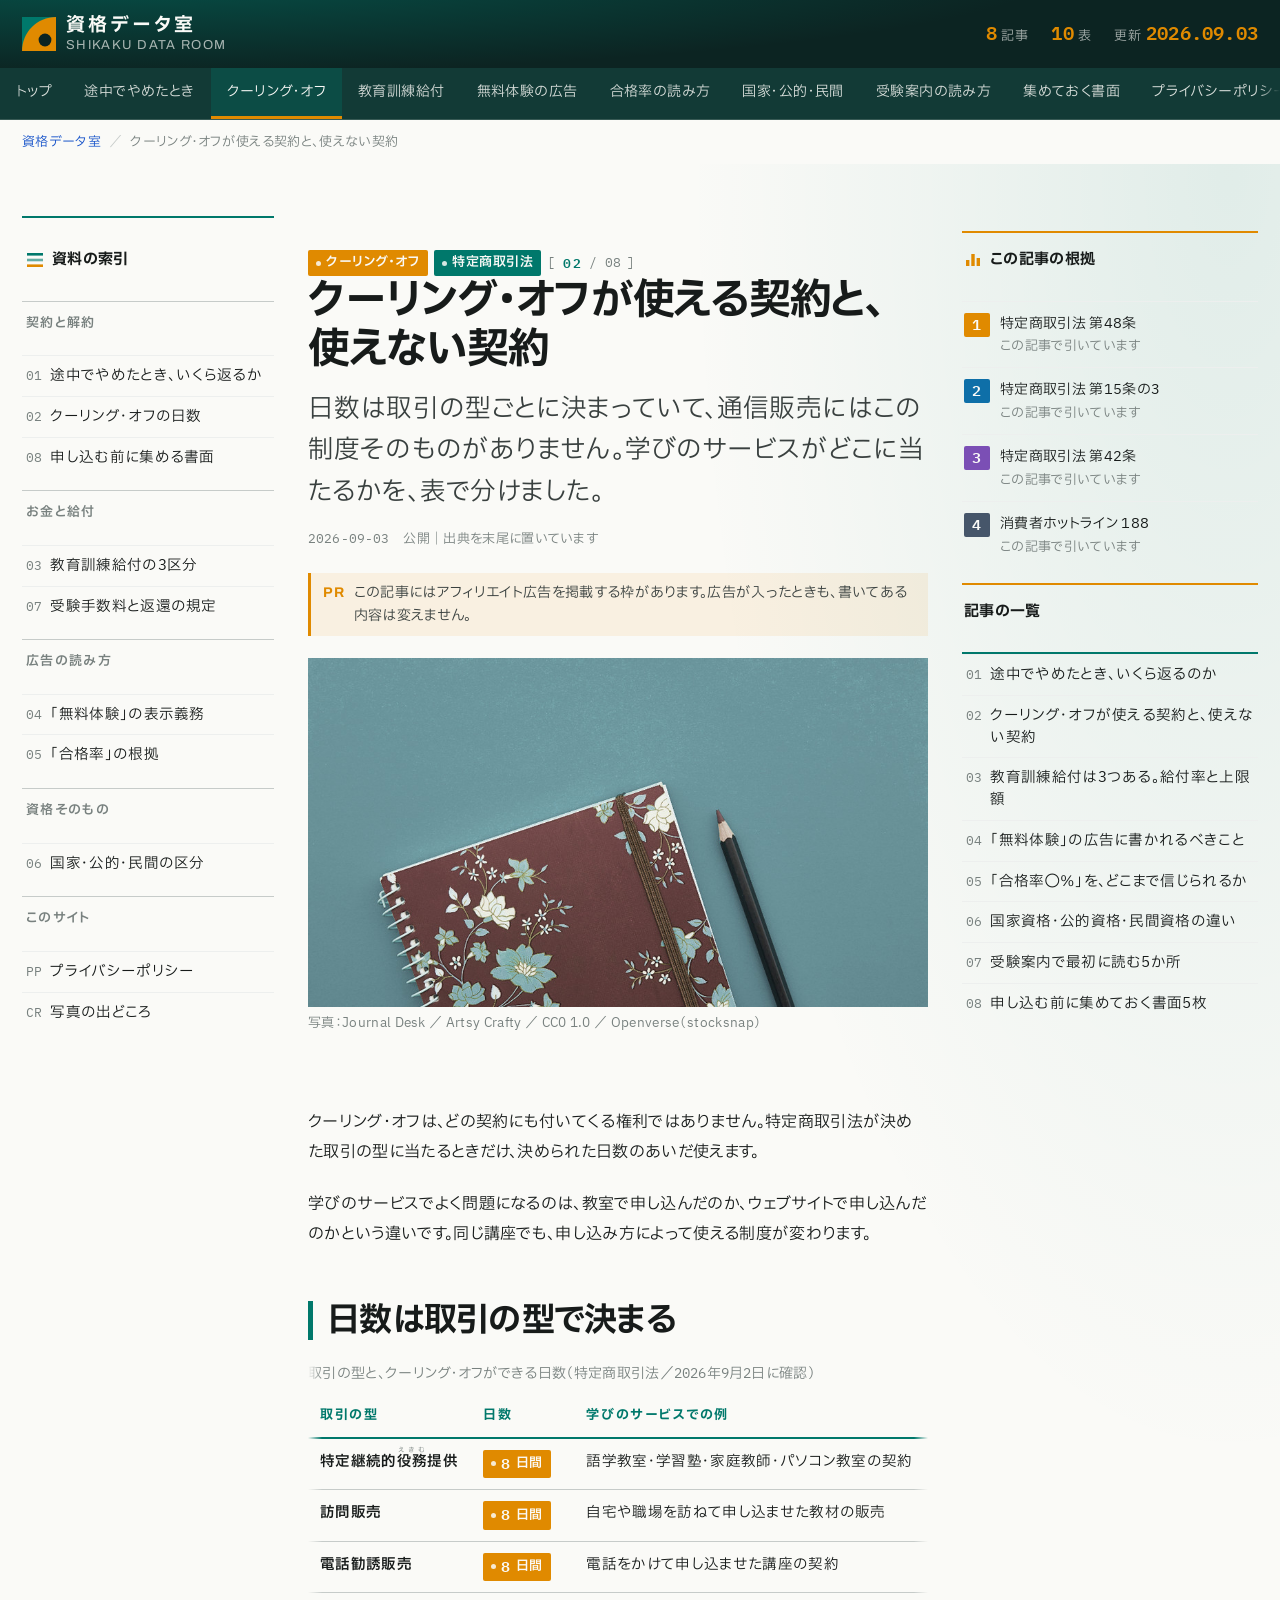
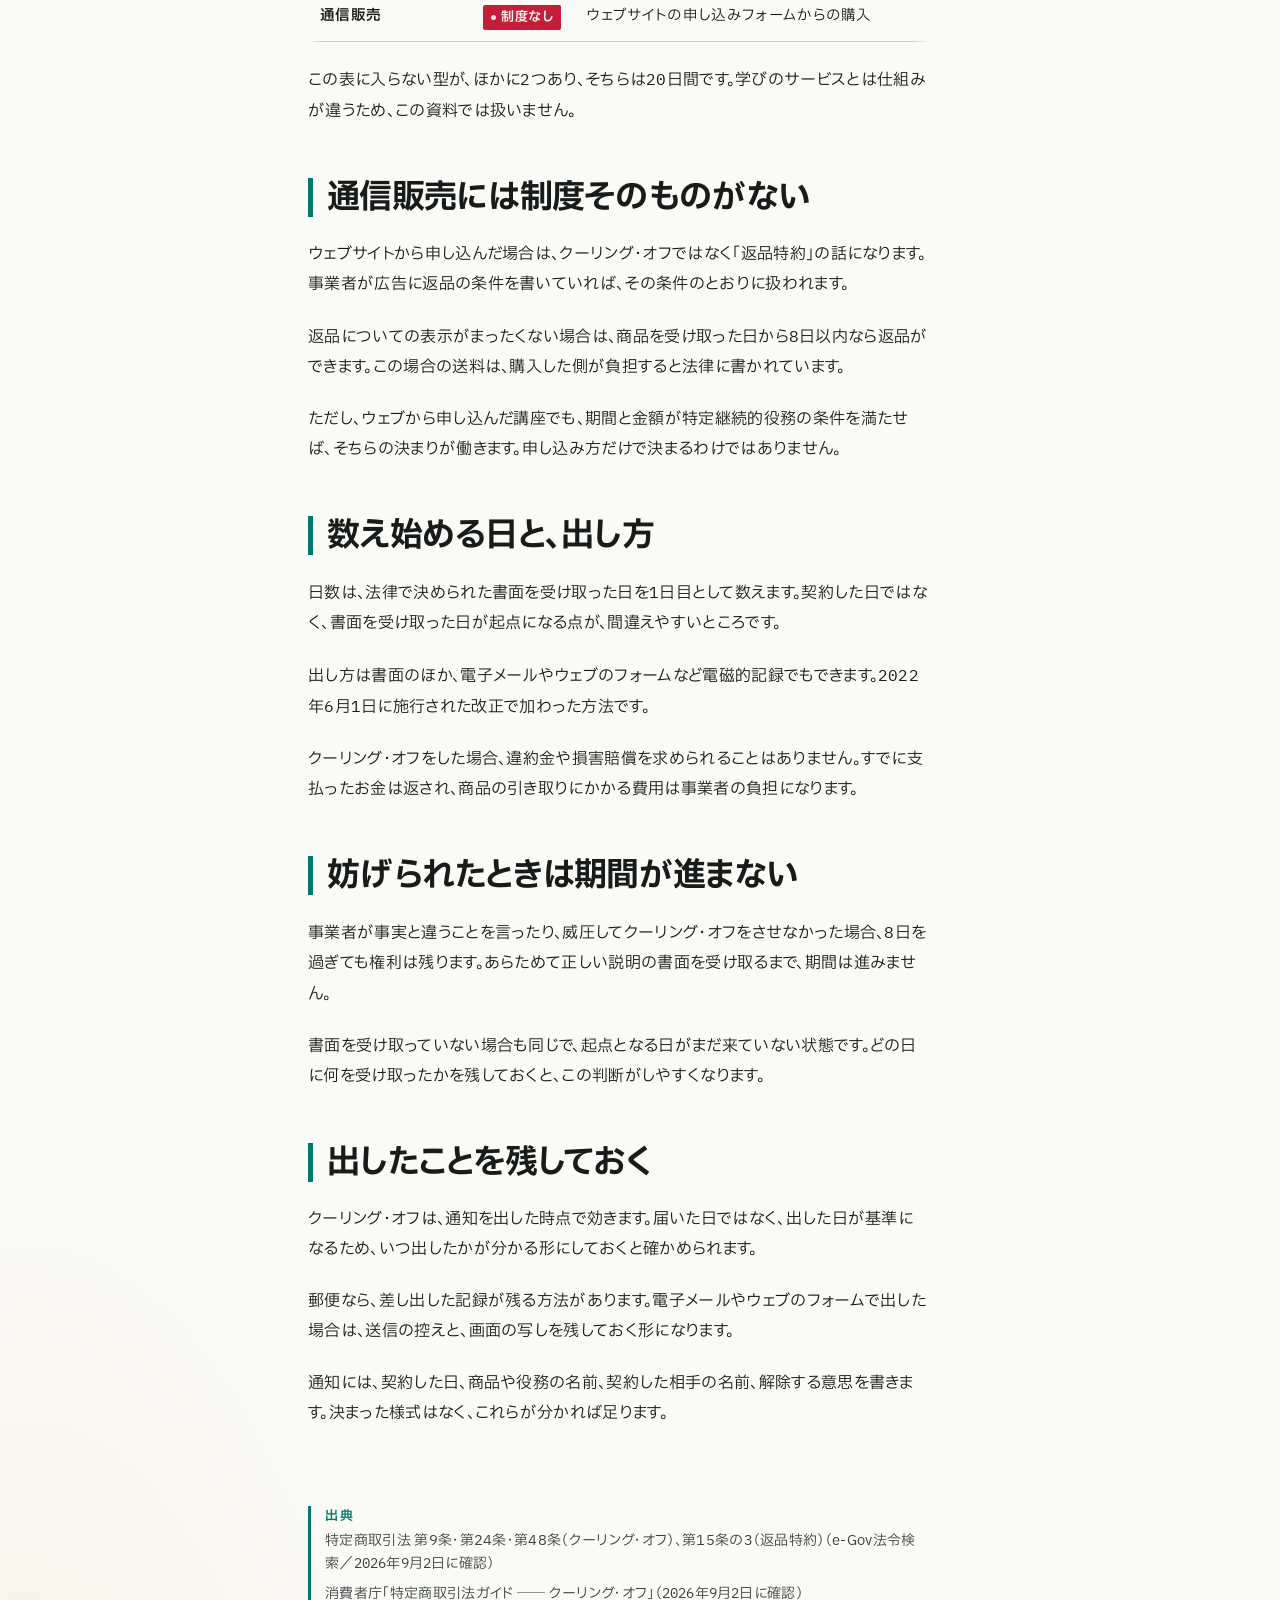
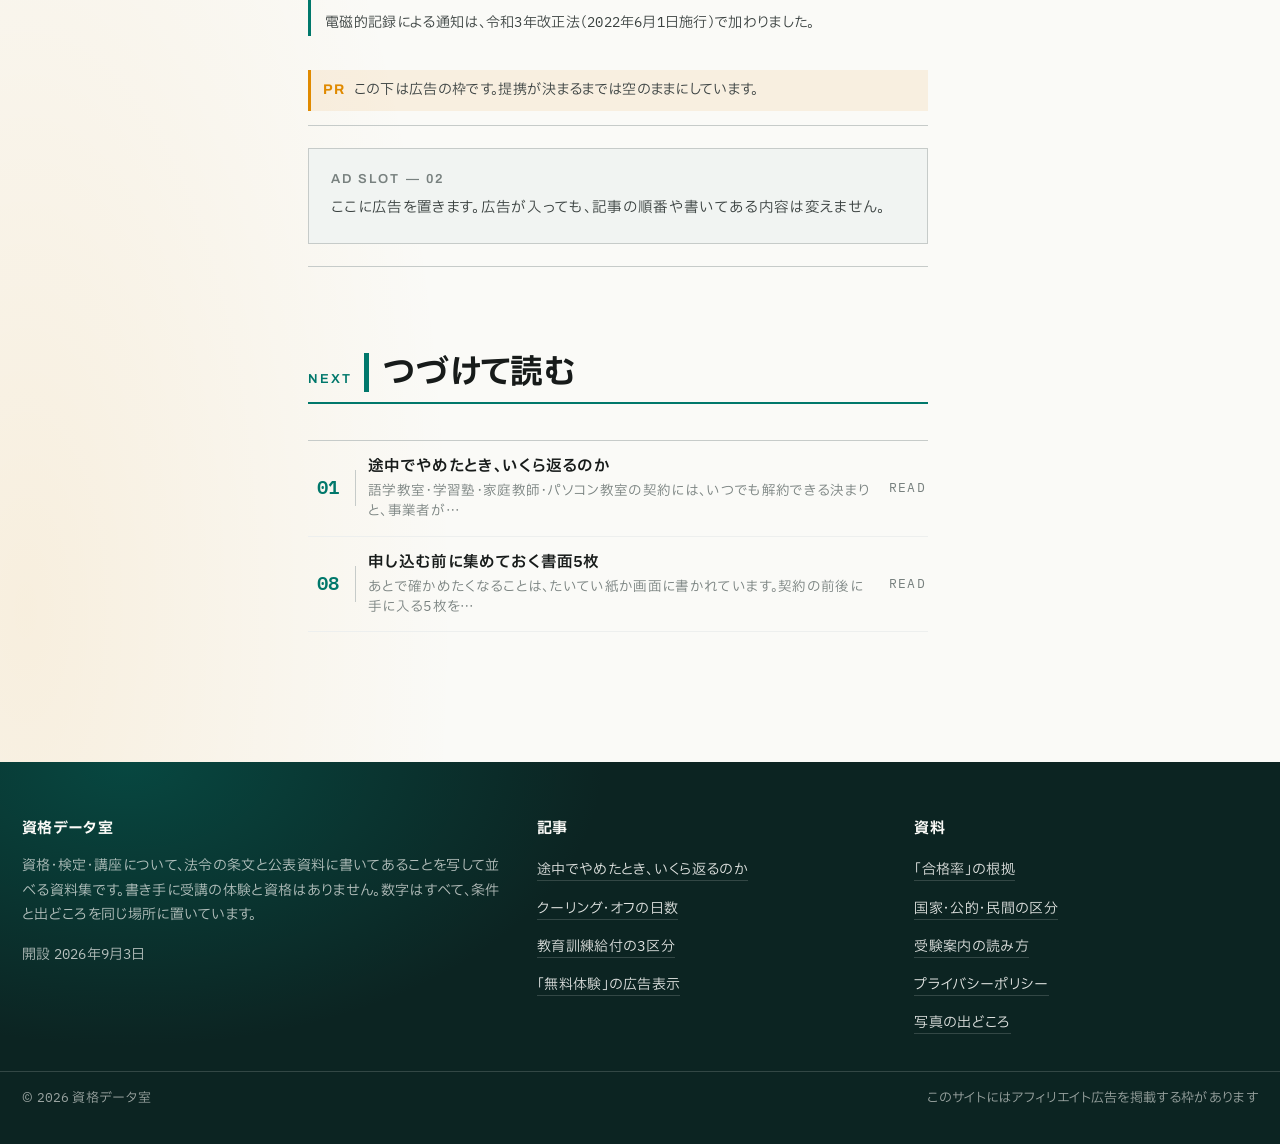
<file: kiji-02.html>
<!doctype html>
<html lang="ja">
<head>
<meta charset="utf-8">
<meta name="viewport" content="width=device-width, initial-scale=1">
<title>クーリング・オフが使える契約と、使えない契約 ── 資格データ室</title>
<meta name="description" content="日数は取引の型ごとに決まっていて、通信販売にはこの制度そのものがありません。学びのサービスがどこに当たるかを、表で分けました。">
<link rel="canonical" href="https://shikaku-data.com/kiji-02.html">
<link rel="icon" href="assets/favicon.svg" type="image/svg+xml">
<meta property="og:type" content="article">
<meta property="og:site_name" content="資格データ室">
<meta property="og:locale" content="ja_JP">
<meta property="og:title" content="クーリング・オフが使える契約と、使えない契約 ── 資格データ室">
<meta property="og:description" content="日数は取引の型ごとに決まっていて、通信販売にはこの制度そのものがありません。学びのサービスがどこに当たるかを、表で分けました。">
<meta property="og:url" content="https://shikaku-data.com/kiji-02.html">
<meta property="og:image" content="https://shikaku-data.com/assets/ogp.png">
<meta name="twitter:card" content="summary_large_image">
<link rel="preconnect" href="https://fonts.googleapis.com">
<link rel="preconnect" href="https://fonts.gstatic.com" crossorigin>
<link href="https://fonts.googleapis.com/css2?family=Archivo:wdth,wght@62..125,400..800&family=IBM+Plex+Mono:wght@400;600&family=IBM+Plex+Sans+JP:wght@300;400;600;700&display=swap" rel="stylesheet">
<link rel="stylesheet" href="assets/style.css">
</head>
<body>

<svg width="0" height="0" aria-hidden="true" focusable="false" style="position:absolute">
  <filter id="tsubu"><feTurbulence type="fractalNoise" baseFrequency="0.82" numOctaves="3"/>
    <feColorMatrix type="saturate" values="0"/></filter>
</svg>

<header class="hd">
  <div class="hd__in">
    <a class="hd__mark" href="index.html">
      <svg class="hd__glyph" viewBox="0 0 34 34" aria-hidden="true" focusable="false">
        <path d="M0 0h34v34H0z" fill="#00786B"/>
        <path d="M34 0v34H0C0 15.2 15.2 0 34 0z" fill="#E08A00"/>
        <circle cx="23" cy="23" r="6.4" fill="#0C2422"/>
      </svg>
      <span><span class="hd__name">資格データ室</span><span class="hd__sub">SHIKAKU DATA ROOM</span></span>
    </a>
    <div class="hd__meta">
      <span><b class="n">8</b> 記事</span>
      <span><b class="n">10</b> 表</span>
      <span>更新 <b class="n">2026.09.03</b></span>
    </div>
  </div>
</header>

<nav class="tabs" aria-label="記事の一覧">
  <div class="tabs__in">
    <a href="index.html">トップ</a>
    <a href="kiji-01.html">途中でやめたとき</a>
    <a href="kiji-02.html" aria-current="page">クーリング・オフ</a>
    <a href="kiji-03.html">教育訓練給付</a>
    <a href="kiji-04.html">無料体験の広告</a>
    <a href="kiji-05.html">合格率の読み方</a>
    <a href="kiji-06.html">国家・公的・民間</a>
    <a href="kiji-07.html">受験案内の読み方</a>
    <a href="kiji-08.html">集めておく書面</a>
    <a href="privacy.html">プライバシーポリシー</a>
  </div>
</nav>

<div class="progress" aria-hidden="true"><i></i></div>
<div class="crumb"><a href="index.html">資格データ室</a><i>／</i><span>クーリング・オフが使える契約と、使えない契約</span></div>

<main id="main">
<section class="band band--paper">
  <div class="wrap three">

    <aside class="side">
      <nav class="idx" aria-label="サイトの索引">
        <p class="idx__h">
          <svg viewBox="0 0 18 18" aria-hidden="true" focusable="false"><rect x="1" y="2" width="16" height="2.6" fill="#00786B"/><rect x="1" y="7.7" width="16" height="2.6" fill="#00786B" opacity=".6"/><rect x="1" y="13.4" width="16" height="2.6" fill="#E08A00"/></svg>
          資料の索引
        </p>
        <p class="idx__g">契約と解約</p>
        <ul>
          <li><a href="kiji-01.html"><span class="n">01</span>途中でやめたとき、いくら返るか</a></li>
          <li><a href="kiji-02.html"><span class="n">02</span>クーリング・オフの日数</a></li>
          <li><a href="kiji-08.html"><span class="n">08</span>申し込む前に集める書面</a></li>
        </ul>
        <p class="idx__g">お金と給付</p>
        <ul>
          <li><a href="kiji-03.html"><span class="n">03</span>教育訓練給付の3区分</a></li>
          <li><a href="kiji-07.html"><span class="n">07</span>受験手数料と返還の規定</a></li>
        </ul>
        <p class="idx__g">広告の読み方</p>
        <ul>
          <li><a href="kiji-04.html"><span class="n">04</span>「無料体験」の表示義務</a></li>
          <li><a href="kiji-05.html"><span class="n">05</span>「合格率」の根拠</a></li>
        </ul>
        <p class="idx__g">資格そのもの</p>
        <ul>
          <li><a href="kiji-06.html"><span class="n">06</span>国家・公的・民間の区分</a></li>
        </ul>
        <p class="idx__g">このサイト</p>
        <ul>
          <li><a href="privacy.html"><span class="n">PP</span>プライバシーポリシー</a></li>
          <li><a href="index.html#shashin"><span class="n">CR</span>写真の出どころ</a></li>
        </ul>
      </nav>
    </aside>

    <div class="col-c stack">
      <div class="art__head">
        <div class="tag-row"><span class="tag tag--5">クーリング・オフ</span><span class="tag tag--1">特定商取引法</span><span class="pager">[ <b>02</b> / <span class="n">08</span> ]</span></div>
        <h1 class="t-h1"><span class="ph">クーリング・オフが</span><span class="ph">使える契約と、</span><span class="ph">使えない契約</span></h1>
        <p class="t-lede" style="margin-top:14px">日数は取引の型ごとに決まっていて、通信販売にはこの制度そのものがありません。学びのサービスがどこに当たるかを、表で分けました。</p>
        <p class="art__meta"><span class="n">2026-09-03</span> 公開｜出典を末尾に置いています</p>
        <div class="disc" style="margin-top:22px"><b>PR</b><span>この記事にはアフィリエイト広告を掲載する枠があります。広告が入ったときも、書いてある内容は変えません。</span></div>
        <figure class="art__pic" data-rv>
          <img src="assets/photo/note-enpitsu_900.jpg" srcset="assets/photo/note-enpitsu_480.jpg 480w, assets/photo/note-enpitsu_900.jpg 900w" sizes="(min-width:1100px) 720px, 100vw"
               width="900" height="506" alt="閉じたノートと鉛筆が置かれた机">
          <figcaption>写真：Journal Desk ／ Artsy Crafty ／ CC0 1.0 ／ Openverse（stocksnap）</figcaption>
        </figure>
      </div>

      <div class="art__body stack">

<p class="t-body">クーリング・オフは、どの契約にも付いてくる権利ではありません。特定商取引法が決めた取引の型に当たるときだけ、決められた日数のあいだ使えます。</p>
<p class="t-body">学びのサービスでよく問題になるのは、教室で申し込んだのか、ウェブサイトで申し込んだのかという違いです。同じ講座でも、申し込み方によって使える制度が変わります。</p>

<h2 class="t-h2"><span class="ph">日数は</span><span class="ph">取引の型で</span><span class="ph">決まる</span></h2>
<div class="tbl-wrap">
<table class="dt">
<caption>取引の型と、クーリング・オフができる日数（特定商取引法／<span class="n">2026</span>年<span class="n">9</span>月<span class="n">2</span>日に確認）</caption>
<thead><tr><th>取引の型</th><th>日数</th><th>学びのサービスでの例</th></tr></thead>
<tbody>
<tr><th>特定継続的<ruby>役務<rt>えきむ</rt></ruby>提供</th><td><span class="tag tag--5"><span class="n">8</span>日間</span></td><td>語学教室・学習塾・家庭教師・パソコン教室の契約</td></tr>
<tr><th>訪問販売</th><td><span class="tag tag--5"><span class="n">8</span>日間</span></td><td>自宅や職場を訪ねて申し込ませた教材の販売</td></tr>
<tr><th>電話勧誘販売</th><td><span class="tag tag--5"><span class="n">8</span>日間</span></td><td>電話をかけて申し込ませた講座の契約</td></tr>
<tr><th>通信販売</th><td><span class="tag tag--4">制度なし</span></td><td>ウェブサイトの申し込みフォームからの購入</td></tr>
</tbody></table>
</div>
<p class="t-body">この表に入らない型が、ほかに<span class="n">2</span>つあり、そちらは<span class="n">20</span>日間です。学びのサービスとは仕組みが違うため、この資料では扱いません。</p>

<h2 class="t-h2"><span class="ph">通信販売には</span><span class="ph">制度そのものが</span><span class="ph">ない</span></h2>
<p class="t-body">ウェブサイトから申し込んだ場合は、クーリング・オフではなく「返品特約」の話になります。事業者が広告に返品の条件を書いていれば、その条件のとおりに扱われます。</p>
<p class="t-body">返品についての表示がまったくない場合は、商品を受け取った日から<span class="n">8</span>日以内なら返品ができます。この場合の送料は、購入した側が負担すると法律に書かれています。</p>
<p class="t-body">ただし、ウェブから申し込んだ講座でも、期間と金額が特定継続的役務の条件を満たせば、そちらの決まりが働きます。申し込み方だけで決まるわけではありません。</p>

<h2 class="t-h2"><span class="ph">数え始める日と、</span><span class="ph">出し方</span></h2>
<p class="t-body">日数は、法律で決められた書面を受け取った日を<span class="n">1</span>日目として数えます。契約した日ではなく、書面を受け取った日が起点になる点が、間違えやすいところです。</p>
<p class="t-body">出し方は書面のほか、電子メールやウェブのフォームなど電磁的記録でもできます。<span class="n">2022</span>年<span class="n">6</span>月<span class="n">1</span>日に施行された改正で加わった方法です。</p>
<p class="t-body">クーリング・オフをした場合、違約金や損害賠償を求められることはありません。すでに支払ったお金は返され、商品の引き取りにかかる費用は事業者の負担になります。</p>

<h2 class="t-h2"><span class="ph">妨げられたときは</span><span class="ph">期間が</span><span class="ph">進まない</span></h2>
<p class="t-body">事業者が事実と違うことを言ったり、威圧してクーリング・オフをさせなかった場合、<span class="n">8</span>日を過ぎても権利は残ります。あらためて正しい説明の書面を受け取るまで、期間は進みません。</p>
<p class="t-body">書面を受け取っていない場合も同じで、起点となる日がまだ来ていない状態です。どの日に何を受け取ったかを残しておくと、この判断がしやすくなります。</p>

<h2 class="t-h2"><span class="ph">出したことを</span><span class="ph">残しておく</span></h2>
<p class="t-body">クーリング・オフは、通知を出した時点で効きます。届いた日ではなく、出した日が基準になるため、いつ出したかが分かる形にしておくと確かめられます。</p>
<p class="t-body">郵便なら、差し出した記録が残る方法があります。電子メールやウェブのフォームで出した場合は、送信の控えと、画面の写しを残しておく形になります。</p>
<p class="t-body">通知には、契約した日、商品や役務の名前、契約した相手の名前、解除する意思を書きます。決まった様式はなく、これらが分かれば足ります。</p>

        <div class="src" data-rv>
          <span class="lab">出典</span>
<p>特定商取引法 第9条・第24条・第48条（クーリング・オフ）、第15条の3（返品特約）（e-Gov法令検索／<span class="n">2026</span>年<span class="n">9</span>月<span class="n">2</span>日に確認）</p>
<p>消費者庁「特定商取引法ガイド ── クーリング・オフ」（<span class="n">2026</span>年<span class="n">9</span>月<span class="n">2</span>日に確認）</p>
<p>電磁的記録による通知は、令和<span class="n">3</span>年改正法（<span class="n">2022</span>年<span class="n">6</span>月<span class="n">1</span>日施行）で加わりました。</p>
        </div>

        <div data-rv>
          <div class="disc" style="margin-top:34px"><b>PR</b><span>この下は広告の枠です。提携が決まるまでは空のままにしています。</span></div>
          <!-- 広告 -->
          <div class="adslot ad-slot" data-ad="1">
            <div class="adslot__box">
              <span class="lab">AD SLOT — 02</span>
              <p>ここに広告を置きます。広告が入っても、記事の順番や書いてある内容は変えません。</p>
            </div>
          </div>
        </div>

        <div class="next" data-rv>
          <div class="sec__h"><span class="lab">Next</span><h2 class="t-h2"><span class="ph">つづけて読む</span></h2></div>
          <ul class="listB"><li><a href="kiji-01.html"><span class="listB__no n">01</span><span class="listB__t">途中でやめたとき、いくら返るのか<span>語学教室・学習塾・家庭教師・パソコン教室の契約には、いつでも解約できる決まりと、事業者が…</span></span><span class="listB__go n">READ</span></a></li><li><a href="kiji-08.html"><span class="listB__no n">08</span><span class="listB__t">申し込む前に集めておく書面5枚<span>あとで確かめたくなることは、たいてい紙か画面に書かれています。契約の前後に手に入る5枚を…</span></span><span class="listB__go n">READ</span></a></li></ul>
        </div>
      </div>
    </div>

    <aside class="side">
      <p class="rail__h">
        <svg viewBox="0 0 18 18" aria-hidden="true" focusable="false"><path d="M2 15h3.4v-6H2zM7.3 15h3.4V3H7.3zM12.6 15H16V7h-3.4z" fill="#E08A00"/></svg>
        この記事の根拠
      </p>
      <ol class="rank"><li><b class="n">1</b><p>特定商取引法 第48条<span class="rank__sub">この記事で引いています</span></p></li><li><b class="n">2</b><p>特定商取引法 第15条の3<span class="rank__sub">この記事で引いています</span></p></li><li><b class="n">3</b><p>特定商取引法 第42条<span class="rank__sub">この記事で引いています</span></p></li><li><b class="n">4</b><p>消費者ホットライン 188<span class="rank__sub">この記事で引いています</span></p></li></ol>
      <p class="rail__h">記事の一覧</p>
      <nav class="idx" aria-label="記事の一覧">
        <ul>
          <li><a href="kiji-01.html"><span class="n">01</span>途中でやめたとき、いくら返るのか</a></li>
          <li><a href="kiji-02.html"><span class="n">02</span>クーリング・オフが使える契約と、使えない契約</a></li>
          <li><a href="kiji-03.html"><span class="n">03</span>教育訓練給付は3つある。給付率と上限額</a></li>
          <li><a href="kiji-04.html"><span class="n">04</span>「無料体験」の広告に書かれるべきこと</a></li>
          <li><a href="kiji-05.html"><span class="n">05</span>「合格率◯％」を、どこまで信じられるか</a></li>
          <li><a href="kiji-06.html"><span class="n">06</span>国家資格・公的資格・民間資格の違い</a></li>
          <li><a href="kiji-07.html"><span class="n">07</span>受験案内で最初に読む5か所</a></li>
          <li><a href="kiji-08.html"><span class="n">08</span>申し込む前に集めておく書面5枚</a></li>
        </ul>
      </nav>
    </aside>

  </div>
</section>
</main>

<footer class="ft">
  <div class="ft__in">
    <div>
      <h2>資格データ室</h2>
      <p>資格・検定・講座について、法令の条文と公表資料に書いてあることを写して並べる資料集です。書き手に受講の体験と資格はありません。数字はすべて、条件と出どころを同じ場所に置いています。</p>
      <p style="margin-top:14px">開設 <span class="n">2026</span>年<span class="n">9</span>月<span class="n">3</span>日</p>
    </div>
    <div>
      <h2>記事</h2>
      <ul>
        <li><a href="kiji-01.html">途中でやめたとき、いくら返るのか</a></li>
        <li><a href="kiji-02.html">クーリング・オフの日数</a></li>
        <li><a href="kiji-03.html">教育訓練給付の3区分</a></li>
        <li><a href="kiji-04.html">「無料体験」の広告表示</a></li>
      </ul>
    </div>
    <div>
      <h2>資料</h2>
      <ul>
        <li><a href="kiji-05.html">「合格率」の根拠</a></li>
        <li><a href="kiji-06.html">国家・公的・民間の区分</a></li>
        <li><a href="kiji-07.html">受験案内の読み方</a></li>
        <li><a href="privacy.html">プライバシーポリシー</a></li>
        <li><a href="index.html#shashin">写真の出どころ</a></li>
      </ul>
    </div>
  </div>
  <div class="ft__bar">
    <span>© <span class="n">2026</span> 資格データ室</span>
    <span>このサイトにはアフィリエイト広告を掲載する枠があります</span>
  </div>
</footer>

<script src="assets/app.js"></script>
</body>
</html>
</file>
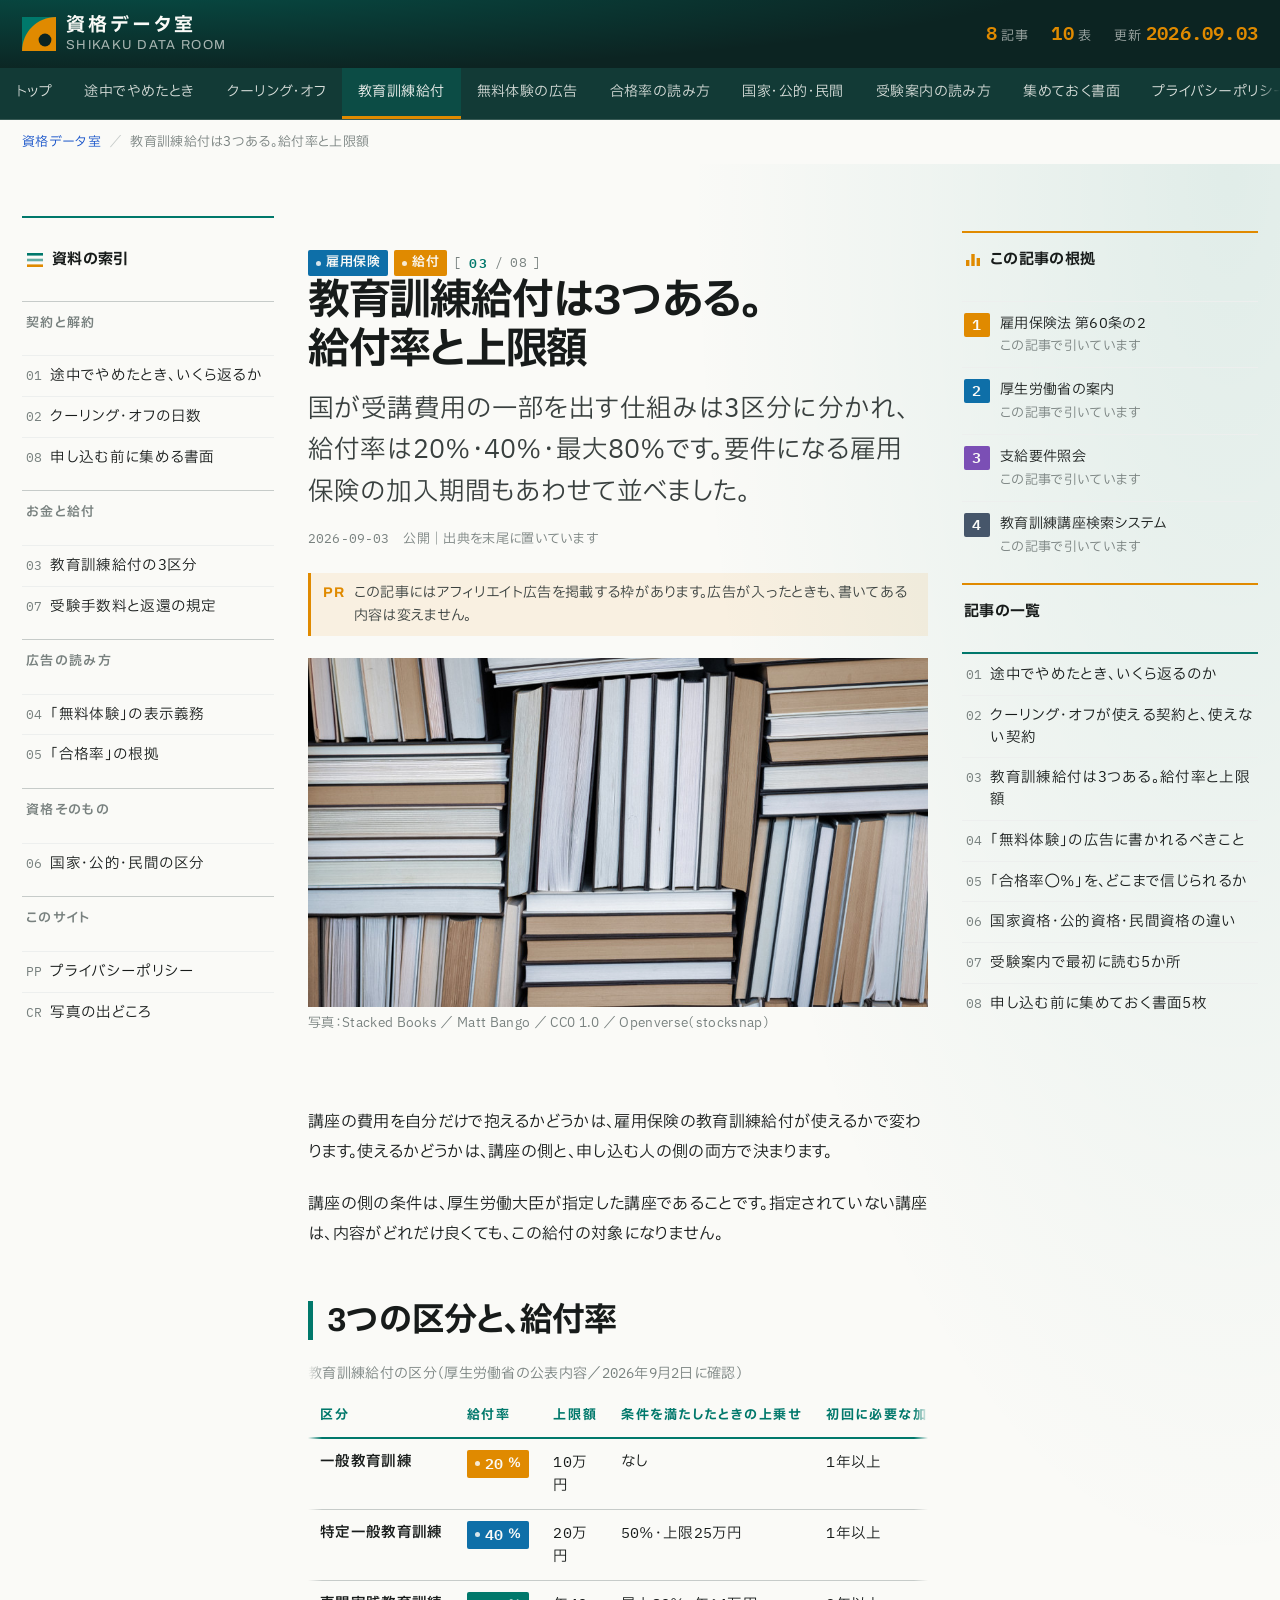
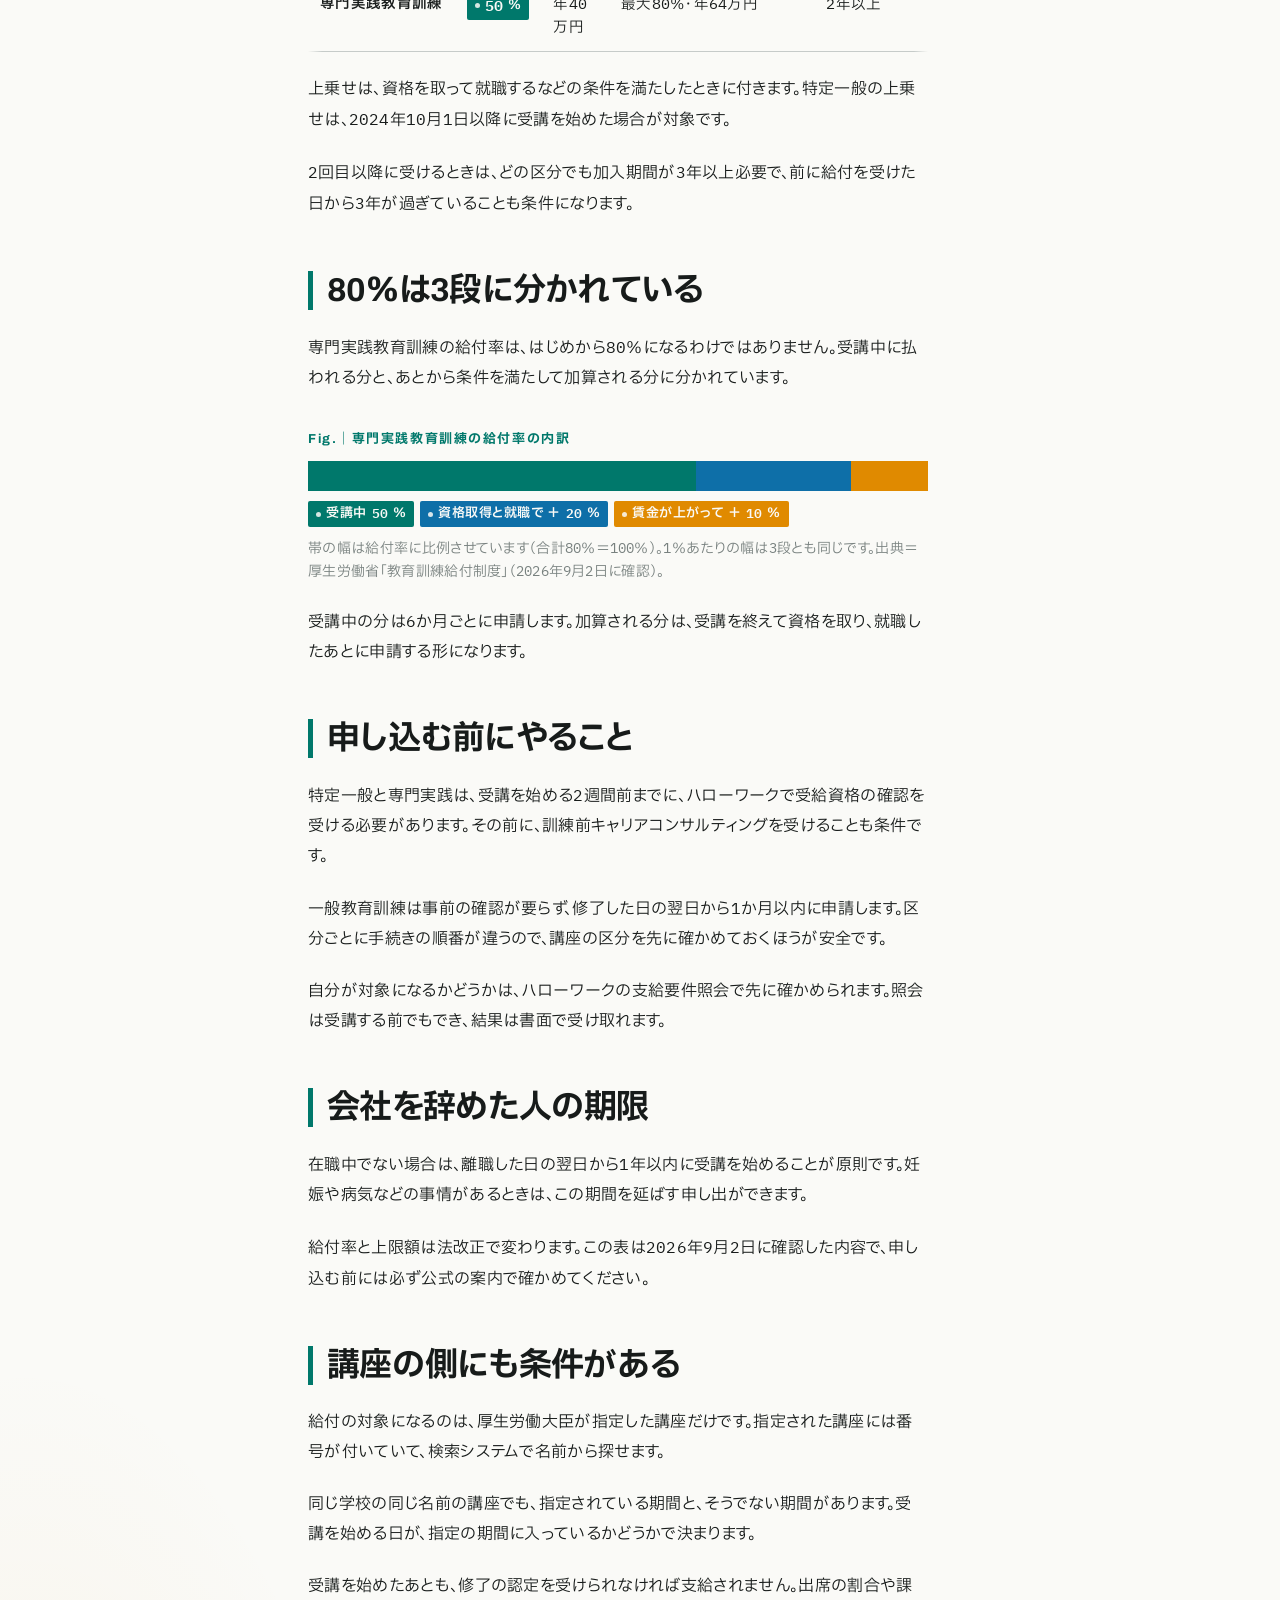
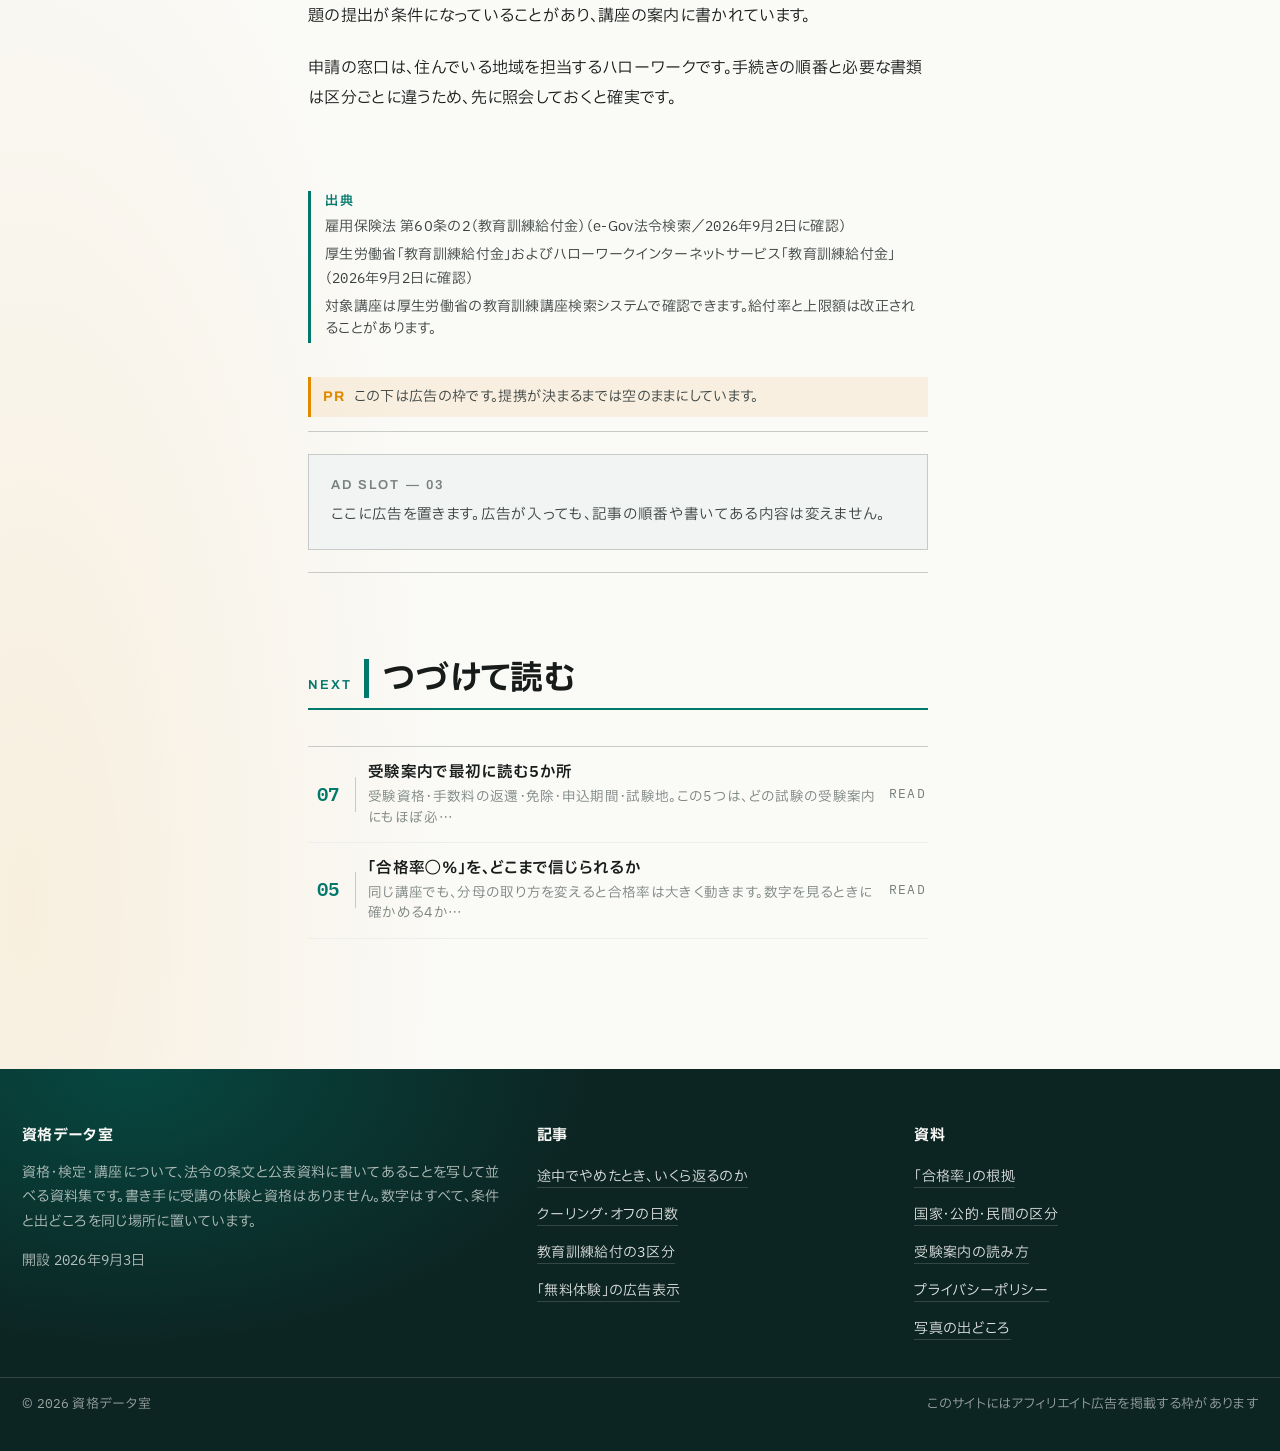
<file: kiji-03.html>
<!doctype html>
<html lang="ja">
<head>
<meta charset="utf-8">
<meta name="viewport" content="width=device-width, initial-scale=1">
<title>教育訓練給付は3つある。給付率と上限額 ── 資格データ室</title>
<meta name="description" content="国が受講費用の一部を出す仕組みは3区分に分かれ、給付率は20％・40％・最大80％です。要件になる雇用保険の加入期間もあわせて並べました。">
<link rel="canonical" href="https://shikaku-data.com/kiji-03.html">
<link rel="icon" href="assets/favicon.svg" type="image/svg+xml">
<meta property="og:type" content="article">
<meta property="og:site_name" content="資格データ室">
<meta property="og:locale" content="ja_JP">
<meta property="og:title" content="教育訓練給付は3つある。給付率と上限額 ── 資格データ室">
<meta property="og:description" content="国が受講費用の一部を出す仕組みは3区分に分かれ、給付率は20％・40％・最大80％です。要件になる雇用保険の加入期間もあわせて並べました。">
<meta property="og:url" content="https://shikaku-data.com/kiji-03.html">
<meta property="og:image" content="https://shikaku-data.com/assets/ogp.png">
<meta name="twitter:card" content="summary_large_image">
<link rel="preconnect" href="https://fonts.googleapis.com">
<link rel="preconnect" href="https://fonts.gstatic.com" crossorigin>
<link href="https://fonts.googleapis.com/css2?family=Archivo:wdth,wght@62..125,400..800&family=IBM+Plex+Mono:wght@400;600&family=IBM+Plex+Sans+JP:wght@300;400;600;700&display=swap" rel="stylesheet">
<link rel="stylesheet" href="assets/style.css">
</head>
<body>

<svg width="0" height="0" aria-hidden="true" focusable="false" style="position:absolute">
  <filter id="tsubu"><feTurbulence type="fractalNoise" baseFrequency="0.82" numOctaves="3"/>
    <feColorMatrix type="saturate" values="0"/></filter>
</svg>

<header class="hd">
  <div class="hd__in">
    <a class="hd__mark" href="index.html">
      <svg class="hd__glyph" viewBox="0 0 34 34" aria-hidden="true" focusable="false">
        <path d="M0 0h34v34H0z" fill="#00786B"/>
        <path d="M34 0v34H0C0 15.2 15.2 0 34 0z" fill="#E08A00"/>
        <circle cx="23" cy="23" r="6.4" fill="#0C2422"/>
      </svg>
      <span><span class="hd__name">資格データ室</span><span class="hd__sub">SHIKAKU DATA ROOM</span></span>
    </a>
    <div class="hd__meta">
      <span><b class="n">8</b> 記事</span>
      <span><b class="n">10</b> 表</span>
      <span>更新 <b class="n">2026.09.03</b></span>
    </div>
  </div>
</header>

<nav class="tabs" aria-label="記事の一覧">
  <div class="tabs__in">
    <a href="index.html">トップ</a>
    <a href="kiji-01.html">途中でやめたとき</a>
    <a href="kiji-02.html">クーリング・オフ</a>
    <a href="kiji-03.html" aria-current="page">教育訓練給付</a>
    <a href="kiji-04.html">無料体験の広告</a>
    <a href="kiji-05.html">合格率の読み方</a>
    <a href="kiji-06.html">国家・公的・民間</a>
    <a href="kiji-07.html">受験案内の読み方</a>
    <a href="kiji-08.html">集めておく書面</a>
    <a href="privacy.html">プライバシーポリシー</a>
  </div>
</nav>

<div class="progress" aria-hidden="true"><i></i></div>
<div class="crumb"><a href="index.html">資格データ室</a><i>／</i><span>教育訓練給付は3つある。給付率と上限額</span></div>

<main id="main">
<section class="band band--paper">
  <div class="wrap three">

    <aside class="side">
      <nav class="idx" aria-label="サイトの索引">
        <p class="idx__h">
          <svg viewBox="0 0 18 18" aria-hidden="true" focusable="false"><rect x="1" y="2" width="16" height="2.6" fill="#00786B"/><rect x="1" y="7.7" width="16" height="2.6" fill="#00786B" opacity=".6"/><rect x="1" y="13.4" width="16" height="2.6" fill="#E08A00"/></svg>
          資料の索引
        </p>
        <p class="idx__g">契約と解約</p>
        <ul>
          <li><a href="kiji-01.html"><span class="n">01</span>途中でやめたとき、いくら返るか</a></li>
          <li><a href="kiji-02.html"><span class="n">02</span>クーリング・オフの日数</a></li>
          <li><a href="kiji-08.html"><span class="n">08</span>申し込む前に集める書面</a></li>
        </ul>
        <p class="idx__g">お金と給付</p>
        <ul>
          <li><a href="kiji-03.html"><span class="n">03</span>教育訓練給付の3区分</a></li>
          <li><a href="kiji-07.html"><span class="n">07</span>受験手数料と返還の規定</a></li>
        </ul>
        <p class="idx__g">広告の読み方</p>
        <ul>
          <li><a href="kiji-04.html"><span class="n">04</span>「無料体験」の表示義務</a></li>
          <li><a href="kiji-05.html"><span class="n">05</span>「合格率」の根拠</a></li>
        </ul>
        <p class="idx__g">資格そのもの</p>
        <ul>
          <li><a href="kiji-06.html"><span class="n">06</span>国家・公的・民間の区分</a></li>
        </ul>
        <p class="idx__g">このサイト</p>
        <ul>
          <li><a href="privacy.html"><span class="n">PP</span>プライバシーポリシー</a></li>
          <li><a href="index.html#shashin"><span class="n">CR</span>写真の出どころ</a></li>
        </ul>
      </nav>
    </aside>

    <div class="col-c stack">
      <div class="art__head">
        <div class="tag-row"><span class="tag tag--2">雇用保険</span><span class="tag tag--5">給付</span><span class="pager">[ <b>03</b> / <span class="n">08</span> ]</span></div>
        <h1 class="t-h1"><span class="ph">教育訓練給付は</span><span class="ph">3つある。</span><span class="ph">給付率と上限額</span></h1>
        <p class="t-lede" style="margin-top:14px">国が受講費用の一部を出す仕組みは3区分に分かれ、給付率は20％・40％・最大80％です。要件になる雇用保険の加入期間もあわせて並べました。</p>
        <p class="art__meta"><span class="n">2026-09-03</span> 公開｜出典を末尾に置いています</p>
        <div class="disc" style="margin-top:22px"><b>PR</b><span>この記事にはアフィリエイト広告を掲載する枠があります。広告が入ったときも、書いてある内容は変えません。</span></div>
        <figure class="art__pic" data-rv>
          <img src="assets/photo/tsumareta-hon_900.jpg" srcset="assets/photo/tsumareta-hon_480.jpg 480w, assets/photo/tsumareta-hon_900.jpg 900w" sizes="(min-width:1100px) 720px, 100vw"
               width="900" height="506" alt="積み上げられた本">
          <figcaption>写真：Stacked Books ／ Matt Bango ／ CC0 1.0 ／ Openverse（stocksnap）</figcaption>
        </figure>
      </div>

      <div class="art__body stack">

<p class="t-body">講座の費用を自分だけで抱えるかどうかは、雇用保険の教育訓練給付が使えるかで変わります。使えるかどうかは、講座の側と、申し込む人の側の両方で決まります。</p>
<p class="t-body">講座の側の条件は、厚生労働大臣が指定した講座であることです。指定されていない講座は、内容がどれだけ良くても、この給付の対象になりません。</p>

<h2 class="t-h2"><span class="ph">3つの区分と、</span><span class="ph">給付率</span></h2>
<div class="tbl-wrap">
<table class="dt">
<caption>教育訓練給付の区分（厚生労働省の公表内容／<span class="n">2026</span>年<span class="n">9</span>月<span class="n">2</span>日に確認）</caption>
<thead><tr><th>区分</th><th>給付率</th><th>上限額</th><th>条件を満たしたときの上乗せ</th><th>初回に必要な加入期間</th></tr></thead>
<tbody>
<tr><th>一般教育訓練</th><td><span class="tag tag--5"><span class="n">20</span>％</span></td><td><span class="n">10</span>万円</td><td>なし</td><td><span class="n">1</span>年以上</td></tr>
<tr><th>特定一般教育訓練</th><td><span class="tag tag--2"><span class="n">40</span>％</span></td><td><span class="n">20</span>万円</td><td><span class="n">50</span>％・上限<span class="n">25</span>万円</td><td><span class="n">1</span>年以上</td></tr>
<tr><th>専門実践教育訓練</th><td><span class="tag tag--1"><span class="n">50</span>％</span></td><td>年<span class="n">40</span>万円</td><td>最大<span class="n">80</span>％・年<span class="n">64</span>万円</td><td><span class="n">2</span>年以上</td></tr>
</tbody></table>
</div>
<p class="t-body">上乗せは、資格を取って就職するなどの条件を満たしたときに付きます。特定一般の上乗せは、<span class="n">2024</span>年<span class="n">10</span>月<span class="n">1</span>日以降に受講を始めた場合が対象です。</p>
<p class="t-body"><span class="n">2</span>回目以降に受けるときは、どの区分でも加入期間が<span class="n">3</span>年以上必要で、前に給付を受けた日から<span class="n">3</span>年が過ぎていることも条件になります。</p>

<h2 class="t-h2"><span class="ph">80％は</span><span class="ph">3段に</span><span class="ph">分かれている</span></h2>
<p class="t-body">専門実践教育訓練の給付率は、はじめから<span class="n">80</span>％になるわけではありません。受講中に払われる分と、あとから条件を満たして加算される分に分かれています。</p>
<figure class="fig" data-rv>
<p class="fig__cap">Fig.｜専門実践教育訓練の給付率の内訳</p>
<div class="stack-fig">
 <div class="stack-fig__bar">
  <span class="stack-fig__seg" style="width:62.5%;background:#00786B"></span>
  <span class="stack-fig__seg" style="width:25%;background:#0E6FA8;transition-delay:.28s"></span>
  <span class="stack-fig__seg" style="width:12.5%;background:#E08A00;transition-delay:.52s"></span>
 </div>
 <div class="tag-row"><span class="tag tag--1">受講中 <span class="n">50</span>％</span><span class="tag tag--2">資格取得と就職で ＋<span class="n">20</span>％</span><span class="tag tag--5">賃金が上がって ＋<span class="n">10</span>％</span></div>
</div>
<figcaption class="fig__note">帯の幅は給付率に比例させています（合計<span class="n">80</span>％＝<span class="n">100</span>％）。<span class="n">1</span>％あたりの幅は<span class="n">3</span>段とも同じです。出典＝厚生労働省「教育訓練給付制度」（<span class="n">2026</span>年<span class="n">9</span>月<span class="n">2</span>日に確認）。</figcaption>
</figure>
<p class="t-body">受講中の分は<span class="n">6</span>か月ごとに申請します。加算される分は、受講を終えて資格を取り、就職したあとに申請する形になります。</p>

<h2 class="t-h2"><span class="ph">申し込む前に</span><span class="ph">やること</span></h2>
<p class="t-body">特定一般と専門実践は、受講を始める<span class="n">2</span>週間前までに、ハローワークで受給資格の確認を受ける必要があります。その前に、訓練前キャリアコンサルティングを受けることも条件です。</p>
<p class="t-body">一般教育訓練は事前の確認が要らず、修了した日の翌日から<span class="n">1</span>か月以内に申請します。区分ごとに手続きの順番が違うので、講座の区分を先に確かめておくほうが安全です。</p>
<p class="t-body">自分が対象になるかどうかは、ハローワークの支給要件照会で先に確かめられます。照会は受講する前でもでき、結果は書面で受け取れます。</p>

<h2 class="t-h2"><span class="ph">会社を辞めた人の</span><span class="ph">期限</span></h2>
<p class="t-body">在職中でない場合は、離職した日の翌日から<span class="n">1</span>年以内に受講を始めることが原則です。妊娠や病気などの事情があるときは、この期間を延ばす申し出ができます。</p>
<p class="t-body">給付率と上限額は法改正で変わります。この表は<span class="n">2026</span>年<span class="n">9</span>月<span class="n">2</span>日に確認した内容で、申し込む前には必ず公式の案内で確かめてください。</p>

<h2 class="t-h2"><span class="ph">講座の側にも</span><span class="ph">条件がある</span></h2>
<p class="t-body">給付の対象になるのは、厚生労働大臣が指定した講座だけです。指定された講座には番号が付いていて、検索システムで名前から探せます。</p>
<p class="t-body">同じ学校の同じ名前の講座でも、指定されている期間と、そうでない期間があります。受講を始める日が、指定の期間に入っているかどうかで決まります。</p>
<p class="t-body">受講を始めたあとも、修了の認定を受けられなければ支給されません。出席の割合や課題の提出が条件になっていることがあり、講座の案内に書かれています。</p>
<p class="t-body">申請の窓口は、住んでいる地域を担当するハローワークです。手続きの順番と必要な書類は区分ごとに違うため、先に照会しておくと確実です。</p>

        <div class="src" data-rv>
          <span class="lab">出典</span>
<p>雇用保険法 第60条の2（教育訓練給付金）（e-Gov法令検索／<span class="n">2026</span>年<span class="n">9</span>月<span class="n">2</span>日に確認）</p>
<p>厚生労働省「教育訓練給付金」およびハローワークインターネットサービス「教育訓練給付金」（<span class="n">2026</span>年<span class="n">9</span>月<span class="n">2</span>日に確認）</p>
<p>対象講座は厚生労働省の教育訓練講座検索システムで確認できます。給付率と上限額は改正されることがあります。</p>
        </div>

        <div data-rv>
          <div class="disc" style="margin-top:34px"><b>PR</b><span>この下は広告の枠です。提携が決まるまでは空のままにしています。</span></div>
          <!-- 広告 -->
          <div class="adslot ad-slot" data-ad="1">
            <div class="adslot__box">
              <span class="lab">AD SLOT — 03</span>
              <p>ここに広告を置きます。広告が入っても、記事の順番や書いてある内容は変えません。</p>
            </div>
          </div>
        </div>

        <div class="next" data-rv>
          <div class="sec__h"><span class="lab">Next</span><h2 class="t-h2"><span class="ph">つづけて読む</span></h2></div>
          <ul class="listB"><li><a href="kiji-07.html"><span class="listB__no n">07</span><span class="listB__t">受験案内で最初に読む5か所<span>受験資格・手数料の返還・免除・申込期間・試験地。この5つは、どの試験の受験案内にもほぼ必…</span></span><span class="listB__go n">READ</span></a></li><li><a href="kiji-05.html"><span class="listB__no n">05</span><span class="listB__t">「合格率◯％」を、どこまで信じられるか<span>同じ講座でも、分母の取り方を変えると合格率は大きく動きます。数字を見るときに確かめる4か…</span></span><span class="listB__go n">READ</span></a></li></ul>
        </div>
      </div>
    </div>

    <aside class="side">
      <p class="rail__h">
        <svg viewBox="0 0 18 18" aria-hidden="true" focusable="false"><path d="M2 15h3.4v-6H2zM7.3 15h3.4V3H7.3zM12.6 15H16V7h-3.4z" fill="#E08A00"/></svg>
        この記事の根拠
      </p>
      <ol class="rank"><li><b class="n">1</b><p>雇用保険法 第60条の2<span class="rank__sub">この記事で引いています</span></p></li><li><b class="n">2</b><p>厚生労働省の案内<span class="rank__sub">この記事で引いています</span></p></li><li><b class="n">3</b><p>支給要件照会<span class="rank__sub">この記事で引いています</span></p></li><li><b class="n">4</b><p>教育訓練講座検索システム<span class="rank__sub">この記事で引いています</span></p></li></ol>
      <p class="rail__h">記事の一覧</p>
      <nav class="idx" aria-label="記事の一覧">
        <ul>
          <li><a href="kiji-01.html"><span class="n">01</span>途中でやめたとき、いくら返るのか</a></li>
          <li><a href="kiji-02.html"><span class="n">02</span>クーリング・オフが使える契約と、使えない契約</a></li>
          <li><a href="kiji-03.html"><span class="n">03</span>教育訓練給付は3つある。給付率と上限額</a></li>
          <li><a href="kiji-04.html"><span class="n">04</span>「無料体験」の広告に書かれるべきこと</a></li>
          <li><a href="kiji-05.html"><span class="n">05</span>「合格率◯％」を、どこまで信じられるか</a></li>
          <li><a href="kiji-06.html"><span class="n">06</span>国家資格・公的資格・民間資格の違い</a></li>
          <li><a href="kiji-07.html"><span class="n">07</span>受験案内で最初に読む5か所</a></li>
          <li><a href="kiji-08.html"><span class="n">08</span>申し込む前に集めておく書面5枚</a></li>
        </ul>
      </nav>
    </aside>

  </div>
</section>
</main>

<footer class="ft">
  <div class="ft__in">
    <div>
      <h2>資格データ室</h2>
      <p>資格・検定・講座について、法令の条文と公表資料に書いてあることを写して並べる資料集です。書き手に受講の体験と資格はありません。数字はすべて、条件と出どころを同じ場所に置いています。</p>
      <p style="margin-top:14px">開設 <span class="n">2026</span>年<span class="n">9</span>月<span class="n">3</span>日</p>
    </div>
    <div>
      <h2>記事</h2>
      <ul>
        <li><a href="kiji-01.html">途中でやめたとき、いくら返るのか</a></li>
        <li><a href="kiji-02.html">クーリング・オフの日数</a></li>
        <li><a href="kiji-03.html">教育訓練給付の3区分</a></li>
        <li><a href="kiji-04.html">「無料体験」の広告表示</a></li>
      </ul>
    </div>
    <div>
      <h2>資料</h2>
      <ul>
        <li><a href="kiji-05.html">「合格率」の根拠</a></li>
        <li><a href="kiji-06.html">国家・公的・民間の区分</a></li>
        <li><a href="kiji-07.html">受験案内の読み方</a></li>
        <li><a href="privacy.html">プライバシーポリシー</a></li>
        <li><a href="index.html#shashin">写真の出どころ</a></li>
      </ul>
    </div>
  </div>
  <div class="ft__bar">
    <span>© <span class="n">2026</span> 資格データ室</span>
    <span>このサイトにはアフィリエイト広告を掲載する枠があります</span>
  </div>
</footer>

<script src="assets/app.js"></script>
</body>
</html>
</file>
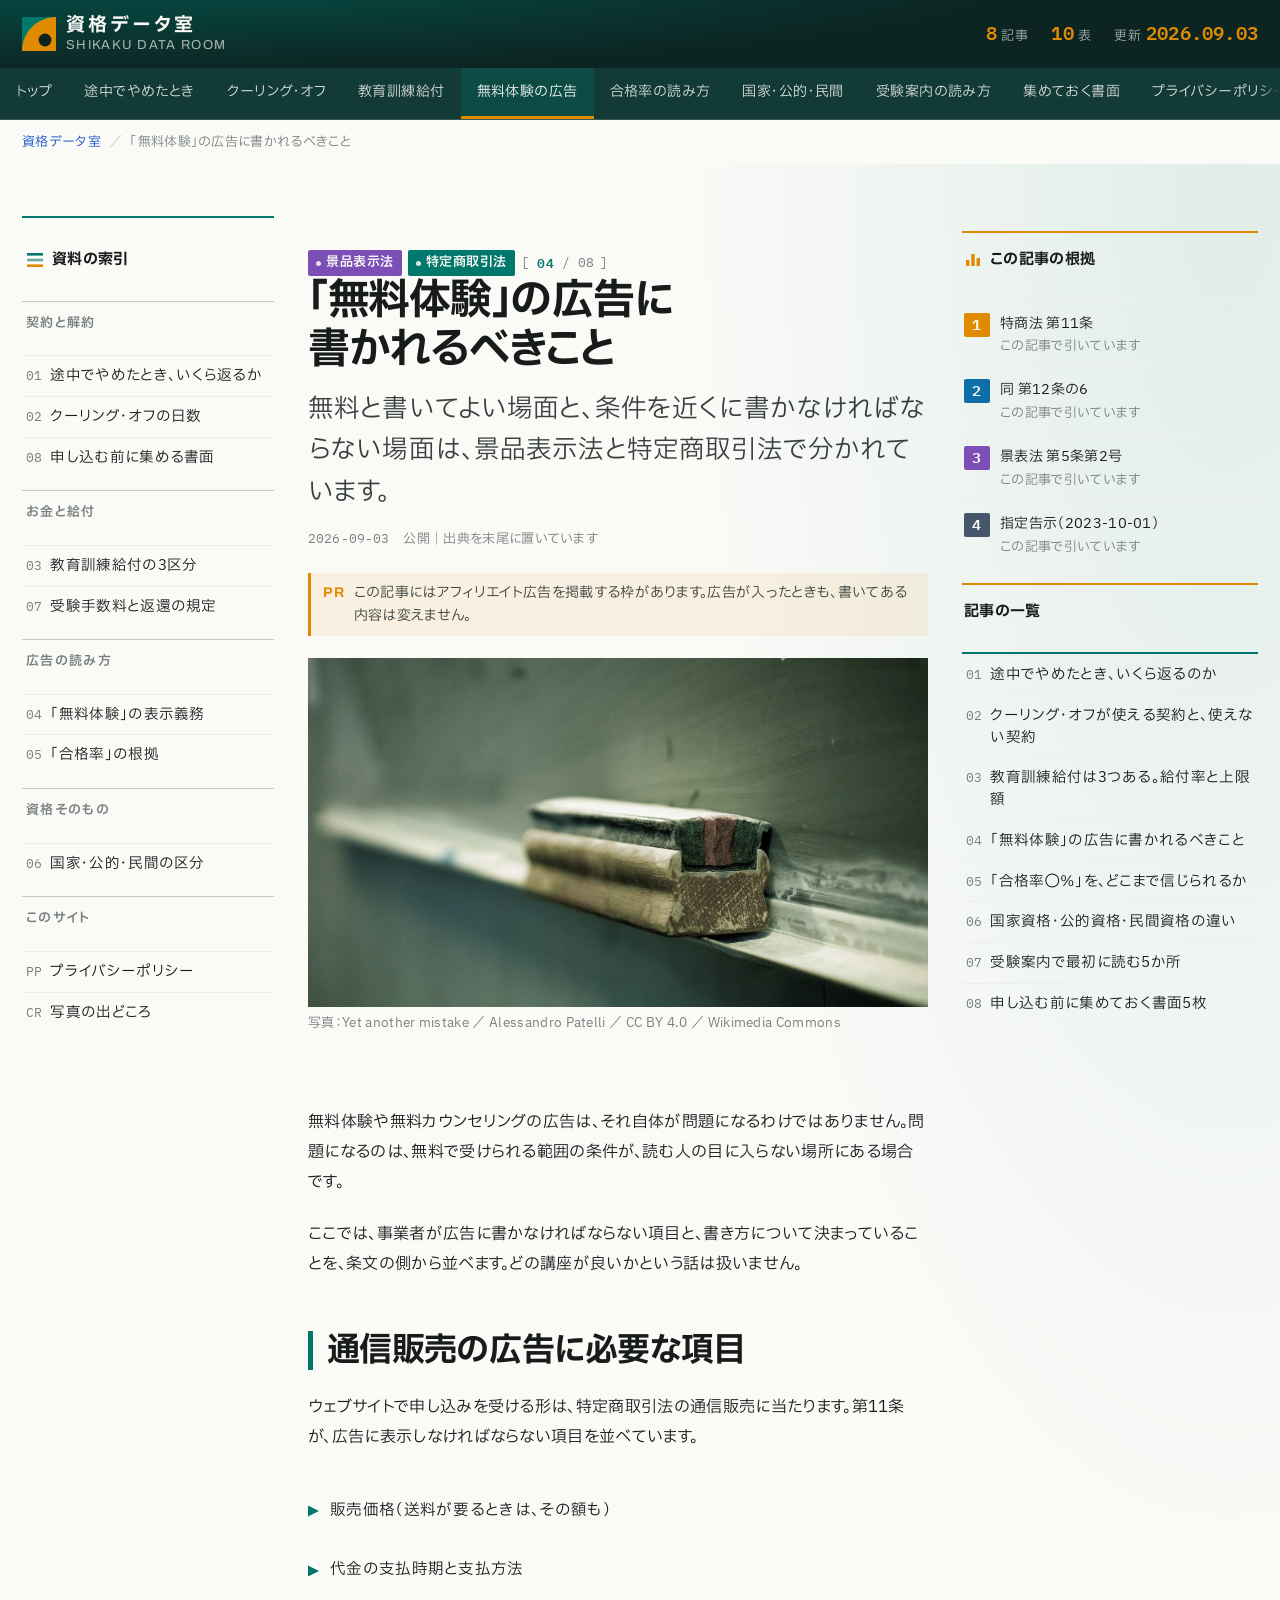
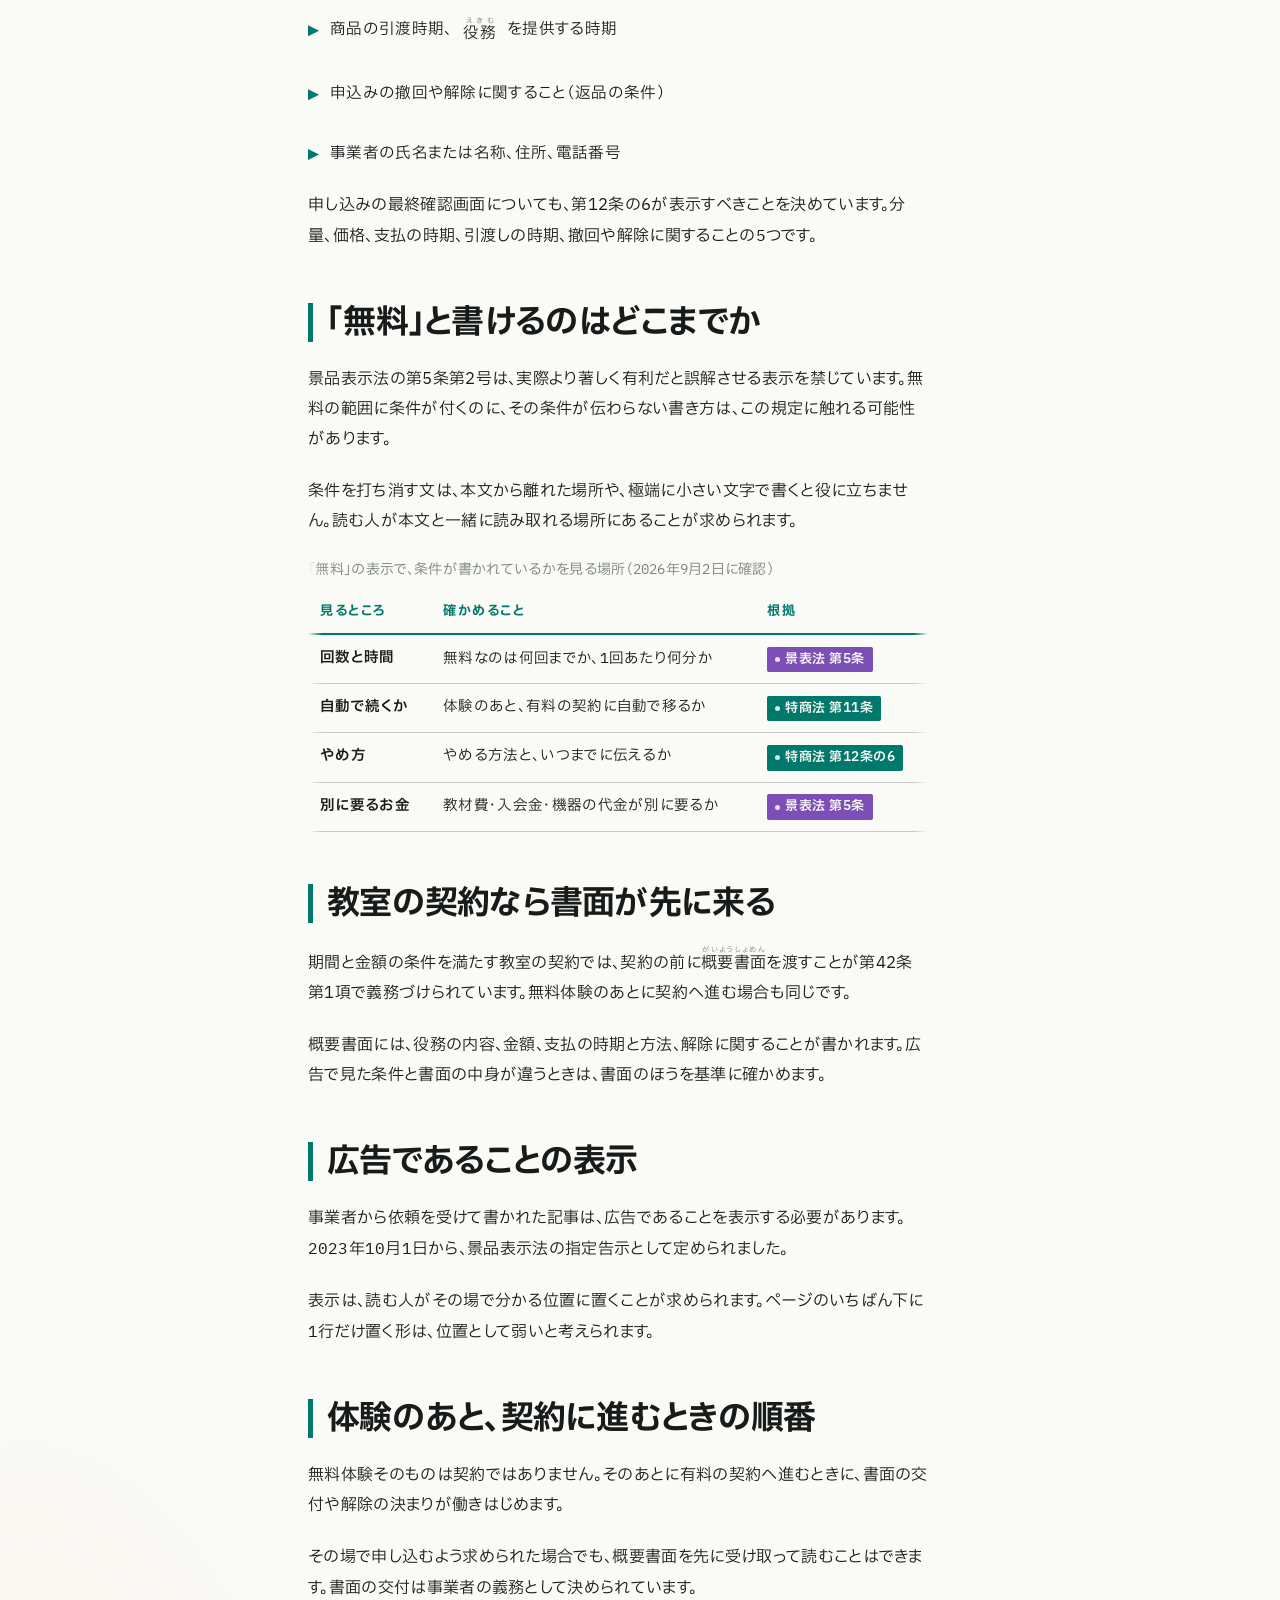
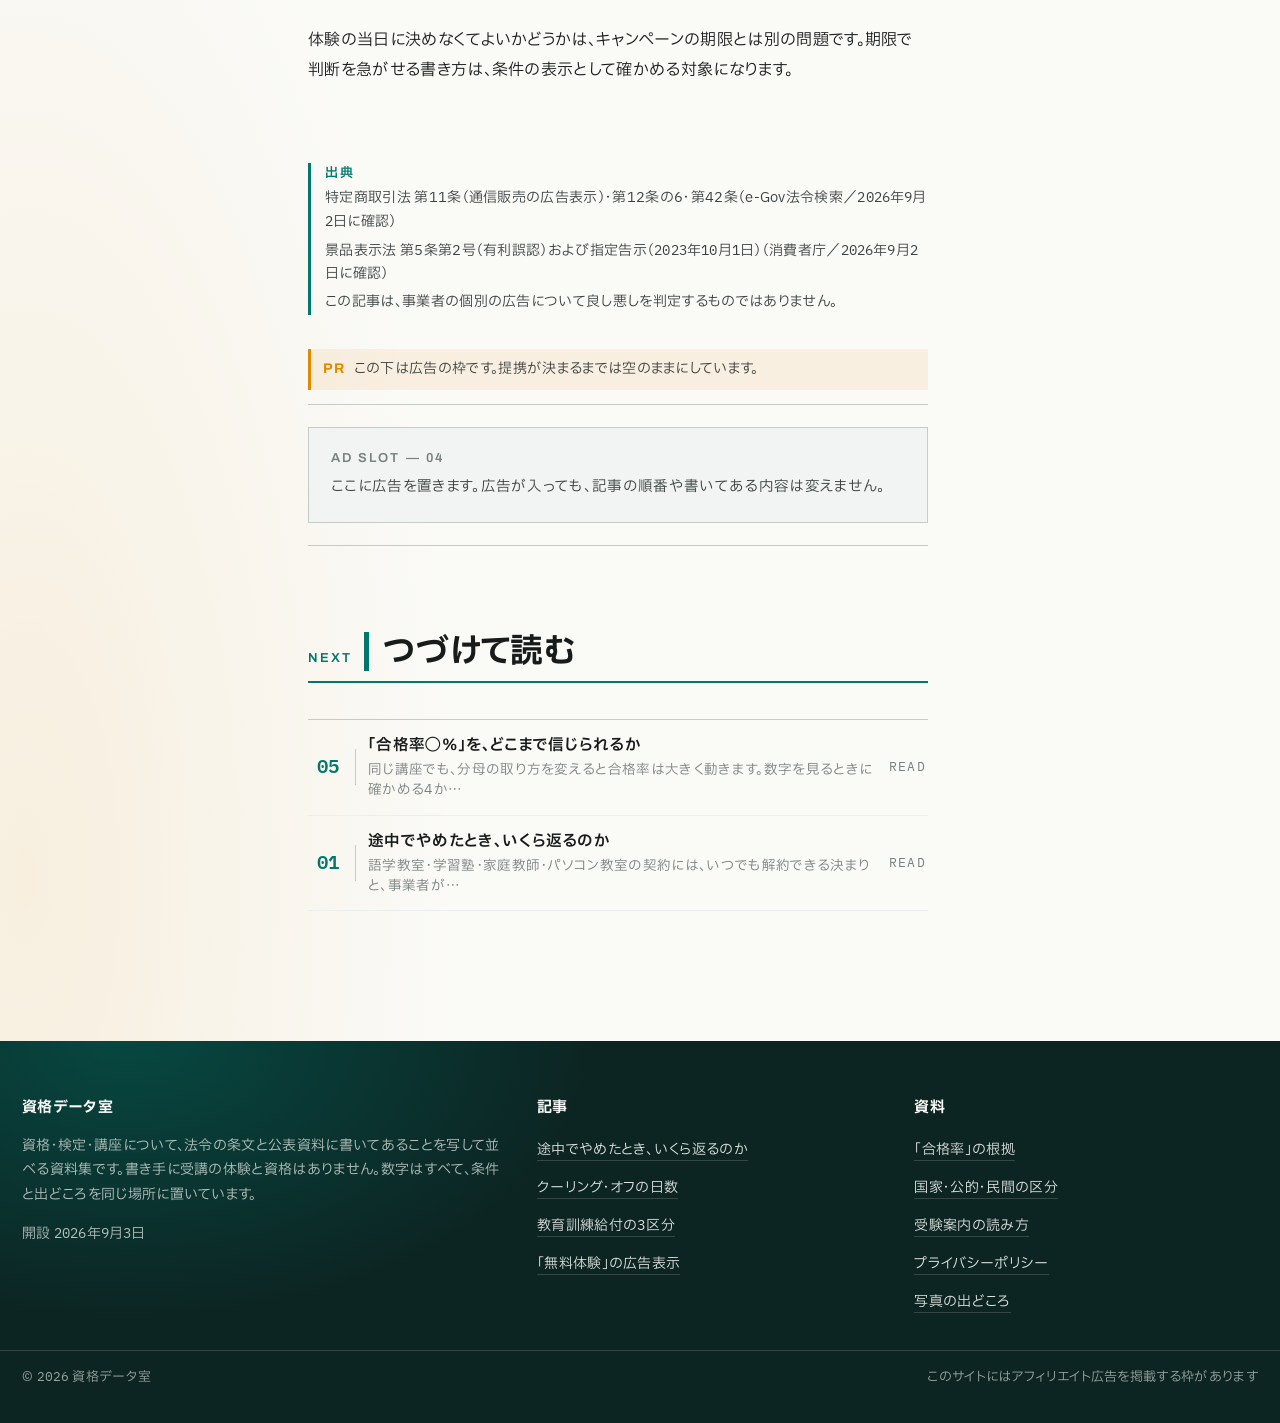
<file: kiji-04.html>
<!doctype html>
<html lang="ja">
<head>
<meta charset="utf-8">
<meta name="viewport" content="width=device-width, initial-scale=1">
<title>「無料体験」の広告に書かれるべきこと ── 資格データ室</title>
<meta name="description" content="無料と書いてよい場面と、条件を近くに書かなければならない場面は、景品表示法と特定商取引法で分かれています。">
<link rel="canonical" href="https://shikaku-data.com/kiji-04.html">
<link rel="icon" href="assets/favicon.svg" type="image/svg+xml">
<meta property="og:type" content="article">
<meta property="og:site_name" content="資格データ室">
<meta property="og:locale" content="ja_JP">
<meta property="og:title" content="「無料体験」の広告に書かれるべきこと ── 資格データ室">
<meta property="og:description" content="無料と書いてよい場面と、条件を近くに書かなければならない場面は、景品表示法と特定商取引法で分かれています。">
<meta property="og:url" content="https://shikaku-data.com/kiji-04.html">
<meta property="og:image" content="https://shikaku-data.com/assets/ogp.png">
<meta name="twitter:card" content="summary_large_image">
<link rel="preconnect" href="https://fonts.googleapis.com">
<link rel="preconnect" href="https://fonts.gstatic.com" crossorigin>
<link href="https://fonts.googleapis.com/css2?family=Archivo:wdth,wght@62..125,400..800&family=IBM+Plex+Mono:wght@400;600&family=IBM+Plex+Sans+JP:wght@300;400;600;700&display=swap" rel="stylesheet">
<link rel="stylesheet" href="assets/style.css">
</head>
<body>

<svg width="0" height="0" aria-hidden="true" focusable="false" style="position:absolute">
  <filter id="tsubu"><feTurbulence type="fractalNoise" baseFrequency="0.82" numOctaves="3"/>
    <feColorMatrix type="saturate" values="0"/></filter>
</svg>

<header class="hd">
  <div class="hd__in">
    <a class="hd__mark" href="index.html">
      <svg class="hd__glyph" viewBox="0 0 34 34" aria-hidden="true" focusable="false">
        <path d="M0 0h34v34H0z" fill="#00786B"/>
        <path d="M34 0v34H0C0 15.2 15.2 0 34 0z" fill="#E08A00"/>
        <circle cx="23" cy="23" r="6.4" fill="#0C2422"/>
      </svg>
      <span><span class="hd__name">資格データ室</span><span class="hd__sub">SHIKAKU DATA ROOM</span></span>
    </a>
    <div class="hd__meta">
      <span><b class="n">8</b> 記事</span>
      <span><b class="n">10</b> 表</span>
      <span>更新 <b class="n">2026.09.03</b></span>
    </div>
  </div>
</header>

<nav class="tabs" aria-label="記事の一覧">
  <div class="tabs__in">
    <a href="index.html">トップ</a>
    <a href="kiji-01.html">途中でやめたとき</a>
    <a href="kiji-02.html">クーリング・オフ</a>
    <a href="kiji-03.html">教育訓練給付</a>
    <a href="kiji-04.html" aria-current="page">無料体験の広告</a>
    <a href="kiji-05.html">合格率の読み方</a>
    <a href="kiji-06.html">国家・公的・民間</a>
    <a href="kiji-07.html">受験案内の読み方</a>
    <a href="kiji-08.html">集めておく書面</a>
    <a href="privacy.html">プライバシーポリシー</a>
  </div>
</nav>

<div class="progress" aria-hidden="true"><i></i></div>
<div class="crumb"><a href="index.html">資格データ室</a><i>／</i><span>「無料体験」の広告に書かれるべきこと</span></div>

<main id="main">
<section class="band band--paper">
  <div class="wrap three">

    <aside class="side">
      <nav class="idx" aria-label="サイトの索引">
        <p class="idx__h">
          <svg viewBox="0 0 18 18" aria-hidden="true" focusable="false"><rect x="1" y="2" width="16" height="2.6" fill="#00786B"/><rect x="1" y="7.7" width="16" height="2.6" fill="#00786B" opacity=".6"/><rect x="1" y="13.4" width="16" height="2.6" fill="#E08A00"/></svg>
          資料の索引
        </p>
        <p class="idx__g">契約と解約</p>
        <ul>
          <li><a href="kiji-01.html"><span class="n">01</span>途中でやめたとき、いくら返るか</a></li>
          <li><a href="kiji-02.html"><span class="n">02</span>クーリング・オフの日数</a></li>
          <li><a href="kiji-08.html"><span class="n">08</span>申し込む前に集める書面</a></li>
        </ul>
        <p class="idx__g">お金と給付</p>
        <ul>
          <li><a href="kiji-03.html"><span class="n">03</span>教育訓練給付の3区分</a></li>
          <li><a href="kiji-07.html"><span class="n">07</span>受験手数料と返還の規定</a></li>
        </ul>
        <p class="idx__g">広告の読み方</p>
        <ul>
          <li><a href="kiji-04.html"><span class="n">04</span>「無料体験」の表示義務</a></li>
          <li><a href="kiji-05.html"><span class="n">05</span>「合格率」の根拠</a></li>
        </ul>
        <p class="idx__g">資格そのもの</p>
        <ul>
          <li><a href="kiji-06.html"><span class="n">06</span>国家・公的・民間の区分</a></li>
        </ul>
        <p class="idx__g">このサイト</p>
        <ul>
          <li><a href="privacy.html"><span class="n">PP</span>プライバシーポリシー</a></li>
          <li><a href="index.html#shashin"><span class="n">CR</span>写真の出どころ</a></li>
        </ul>
      </nav>
    </aside>

    <div class="col-c stack">
      <div class="art__head">
        <div class="tag-row"><span class="tag tag--3">景品表示法</span><span class="tag tag--1">特定商取引法</span><span class="pager">[ <b>04</b> / <span class="n">08</span> ]</span></div>
        <h1 class="t-h1"><span class="ph">「無料体験」の</span><span class="ph">広告に</span><span class="ph">書かれるべきこと</span></h1>
        <p class="t-lede" style="margin-top:14px">無料と書いてよい場面と、条件を近くに書かなければならない場面は、景品表示法と特定商取引法で分かれています。</p>
        <p class="art__meta"><span class="n">2026-09-03</span> 公開｜出典を末尾に置いています</p>
        <div class="disc" style="margin-top:22px"><b>PR</b><span>この記事にはアフィリエイト広告を掲載する枠があります。広告が入ったときも、書いてある内容は変えません。</span></div>
        <figure class="art__pic" data-rv>
          <img src="assets/photo/kokuban_900.jpg" srcset="assets/photo/kokuban_480.jpg 480w, assets/photo/kokuban_900.jpg 900w, assets/photo/kokuban_1600.jpg 1600w" sizes="(min-width:1100px) 720px, 100vw"
               width="900" height="506" alt="黒板の受け皿に置かれたチョークと黒板消し">
          <figcaption>写真：Yet another mistake ／ Alessandro Patelli ／ CC BY 4.0 ／ Wikimedia Commons</figcaption>
        </figure>
      </div>

      <div class="art__body stack">

<p class="t-body">無料体験や無料カウンセリングの広告は、それ自体が問題になるわけではありません。問題になるのは、無料で受けられる範囲の条件が、読む人の目に入らない場所にある場合です。</p>
<p class="t-body">ここでは、事業者が広告に書かなければならない項目と、書き方について決まっていることを、条文の側から並べます。どの講座が良いかという話は扱いません。</p>

<h2 class="t-h2"><span class="ph">通信販売の広告に</span><span class="ph">必要な項目</span></h2>
<p class="t-body">ウェブサイトで申し込みを受ける形は、特定商取引法の通信販売に当たります。第11条が、広告に表示しなければならない項目を並べています。</p>
<ul class="cl">
 <li class="cl__item t-body">販売価格（送料が要るときは、その額も）</li>
 <li class="cl__item t-body">代金の支払時期と支払方法</li>
 <li class="cl__item t-body">商品の引渡時期、<ruby>役務<rt>えきむ</rt></ruby>を提供する時期</li>
 <li class="cl__item t-body">申込みの撤回や解除に関すること（返品の条件）</li>
 <li class="cl__item t-body">事業者の氏名または名称、住所、電話番号</li>
</ul>
<p class="t-body">申し込みの最終確認画面についても、第12条の6が表示すべきことを決めています。分量、価格、支払の時期、引渡しの時期、撤回や解除に関することの<span class="n">5</span>つです。</p>

<h2 class="t-h2"><span class="ph">「無料」と</span><span class="ph">書けるのは</span><span class="ph">どこまでか</span></h2>
<p class="t-body">景品表示法の第5条第2号は、実際より著しく有利だと誤解させる表示を禁じています。無料の範囲に条件が付くのに、その条件が伝わらない書き方は、この規定に触れる可能性があります。</p>
<p class="t-body">条件を打ち消す文は、本文から離れた場所や、極端に小さい文字で書くと役に立ちません。読む人が本文と一緒に読み取れる場所にあることが求められます。</p>
<div class="tbl-wrap">
<table class="dt">
<caption>「無料」の表示で、条件が書かれているかを見る場所（<span class="n">2026</span>年<span class="n">9</span>月<span class="n">2</span>日に確認）</caption>
<thead><tr><th>見るところ</th><th>確かめること</th><th>根拠</th></tr></thead>
<tbody>
<tr><th>回数と時間</th><td>無料なのは何回までか、<span class="n">1</span>回あたり何分か</td><td><span class="tag tag--3">景表法 第5条</span></td></tr>
<tr><th>自動で続くか</th><td>体験のあと、有料の契約に自動で移るか</td><td><span class="tag tag--1">特商法 第11条</span></td></tr>
<tr><th>やめ方</th><td>やめる方法と、いつまでに伝えるか</td><td><span class="tag tag--1">特商法 第12条の6</span></td></tr>
<tr><th>別に要るお金</th><td>教材費・入会金・機器の代金が別に要るか</td><td><span class="tag tag--3">景表法 第5条</span></td></tr>
</tbody></table>
</div>

<h2 class="t-h2"><span class="ph">教室の契約なら</span><span class="ph">書面が先に来る</span></h2>
<p class="t-body">期間と金額の条件を満たす教室の契約では、契約の前に<ruby>概要書面<rt>がいようしょめん</rt></ruby>を渡すことが第42条第1項で義務づけられています。無料体験のあとに契約へ進む場合も同じです。</p>
<p class="t-body">概要書面には、役務の内容、金額、支払の時期と方法、解除に関することが書かれます。広告で見た条件と書面の中身が違うときは、書面のほうを基準に確かめます。</p>

<h2 class="t-h2"><span class="ph">広告であることの</span><span class="ph">表示</span></h2>
<p class="t-body">事業者から依頼を受けて書かれた記事は、広告であることを表示する必要があります。<span class="n">2023</span>年<span class="n">10</span>月<span class="n">1</span>日から、景品表示法の指定告示として定められました。</p>
<p class="t-body">表示は、読む人がその場で分かる位置に置くことが求められます。ページのいちばん下に<span class="n">1</span>行だけ置く形は、位置として弱いと考えられます。</p>

<h2 class="t-h2"><span class="ph">体験のあと、</span><span class="ph">契約に進むときの順番</span></h2>
<p class="t-body">無料体験そのものは契約ではありません。そのあとに有料の契約へ進むときに、書面の交付や解除の決まりが働きはじめます。</p>
<p class="t-body">その場で申し込むよう求められた場合でも、概要書面を先に受け取って読むことはできます。書面の交付は事業者の義務として決められています。</p>
<p class="t-body">体験の当日に決めなくてよいかどうかは、キャンペーンの期限とは別の問題です。期限で判断を急がせる書き方は、条件の表示として確かめる対象になります。</p>

        <div class="src" data-rv>
          <span class="lab">出典</span>
<p>特定商取引法 第11条（通信販売の広告表示）・第12条の6・第42条（e-Gov法令検索／<span class="n">2026</span>年<span class="n">9</span>月<span class="n">2</span>日に確認）</p>
<p>景品表示法 第5条第2号（有利誤認）および指定告示（<span class="n">2023</span>年<span class="n">10</span>月<span class="n">1</span>日）（消費者庁／<span class="n">2026</span>年<span class="n">9</span>月<span class="n">2</span>日に確認）</p>
<p>この記事は、事業者の個別の広告について良し悪しを判定するものではありません。</p>
        </div>

        <div data-rv>
          <div class="disc" style="margin-top:34px"><b>PR</b><span>この下は広告の枠です。提携が決まるまでは空のままにしています。</span></div>
          <!-- 広告 -->
          <div class="adslot ad-slot" data-ad="1">
            <div class="adslot__box">
              <span class="lab">AD SLOT — 04</span>
              <p>ここに広告を置きます。広告が入っても、記事の順番や書いてある内容は変えません。</p>
            </div>
          </div>
        </div>

        <div class="next" data-rv>
          <div class="sec__h"><span class="lab">Next</span><h2 class="t-h2"><span class="ph">つづけて読む</span></h2></div>
          <ul class="listB"><li><a href="kiji-05.html"><span class="listB__no n">05</span><span class="listB__t">「合格率◯％」を、どこまで信じられるか<span>同じ講座でも、分母の取り方を変えると合格率は大きく動きます。数字を見るときに確かめる4か…</span></span><span class="listB__go n">READ</span></a></li><li><a href="kiji-01.html"><span class="listB__no n">01</span><span class="listB__t">途中でやめたとき、いくら返るのか<span>語学教室・学習塾・家庭教師・パソコン教室の契約には、いつでも解約できる決まりと、事業者が…</span></span><span class="listB__go n">READ</span></a></li></ul>
        </div>
      </div>
    </div>

    <aside class="side">
      <p class="rail__h">
        <svg viewBox="0 0 18 18" aria-hidden="true" focusable="false"><path d="M2 15h3.4v-6H2zM7.3 15h3.4V3H7.3zM12.6 15H16V7h-3.4z" fill="#E08A00"/></svg>
        この記事の根拠
      </p>
      <ol class="rank"><li><b class="n">1</b><p>特商法 第11条<span class="rank__sub">この記事で引いています</span></p></li><li><b class="n">2</b><p>同 第12条の6<span class="rank__sub">この記事で引いています</span></p></li><li><b class="n">3</b><p>景表法 第5条第2号<span class="rank__sub">この記事で引いています</span></p></li><li><b class="n">4</b><p>指定告示（2023-10-01）<span class="rank__sub">この記事で引いています</span></p></li></ol>
      <p class="rail__h">記事の一覧</p>
      <nav class="idx" aria-label="記事の一覧">
        <ul>
          <li><a href="kiji-01.html"><span class="n">01</span>途中でやめたとき、いくら返るのか</a></li>
          <li><a href="kiji-02.html"><span class="n">02</span>クーリング・オフが使える契約と、使えない契約</a></li>
          <li><a href="kiji-03.html"><span class="n">03</span>教育訓練給付は3つある。給付率と上限額</a></li>
          <li><a href="kiji-04.html"><span class="n">04</span>「無料体験」の広告に書かれるべきこと</a></li>
          <li><a href="kiji-05.html"><span class="n">05</span>「合格率◯％」を、どこまで信じられるか</a></li>
          <li><a href="kiji-06.html"><span class="n">06</span>国家資格・公的資格・民間資格の違い</a></li>
          <li><a href="kiji-07.html"><span class="n">07</span>受験案内で最初に読む5か所</a></li>
          <li><a href="kiji-08.html"><span class="n">08</span>申し込む前に集めておく書面5枚</a></li>
        </ul>
      </nav>
    </aside>

  </div>
</section>
</main>

<footer class="ft">
  <div class="ft__in">
    <div>
      <h2>資格データ室</h2>
      <p>資格・検定・講座について、法令の条文と公表資料に書いてあることを写して並べる資料集です。書き手に受講の体験と資格はありません。数字はすべて、条件と出どころを同じ場所に置いています。</p>
      <p style="margin-top:14px">開設 <span class="n">2026</span>年<span class="n">9</span>月<span class="n">3</span>日</p>
    </div>
    <div>
      <h2>記事</h2>
      <ul>
        <li><a href="kiji-01.html">途中でやめたとき、いくら返るのか</a></li>
        <li><a href="kiji-02.html">クーリング・オフの日数</a></li>
        <li><a href="kiji-03.html">教育訓練給付の3区分</a></li>
        <li><a href="kiji-04.html">「無料体験」の広告表示</a></li>
      </ul>
    </div>
    <div>
      <h2>資料</h2>
      <ul>
        <li><a href="kiji-05.html">「合格率」の根拠</a></li>
        <li><a href="kiji-06.html">国家・公的・民間の区分</a></li>
        <li><a href="kiji-07.html">受験案内の読み方</a></li>
        <li><a href="privacy.html">プライバシーポリシー</a></li>
        <li><a href="index.html#shashin">写真の出どころ</a></li>
      </ul>
    </div>
  </div>
  <div class="ft__bar">
    <span>© <span class="n">2026</span> 資格データ室</span>
    <span>このサイトにはアフィリエイト広告を掲載する枠があります</span>
  </div>
</footer>

<script src="assets/app.js"></script>
</body>
</html>
</file>
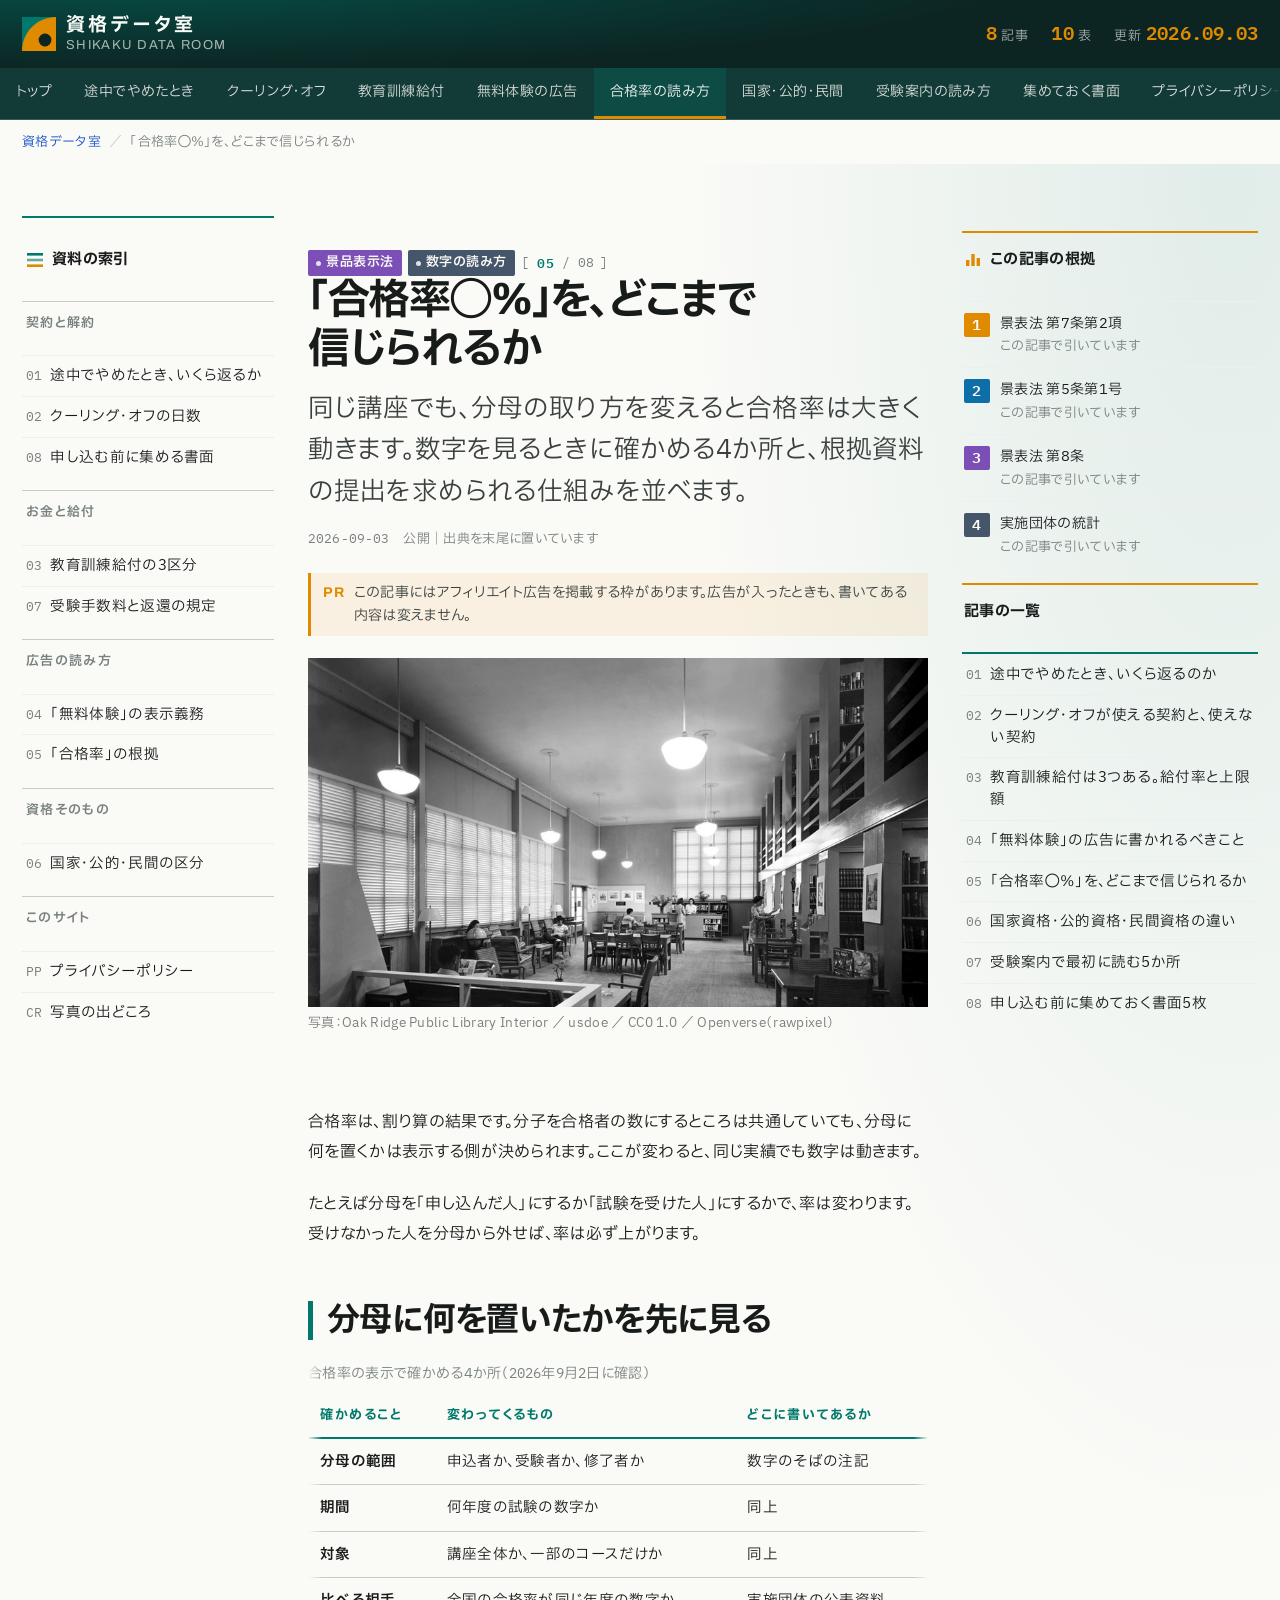
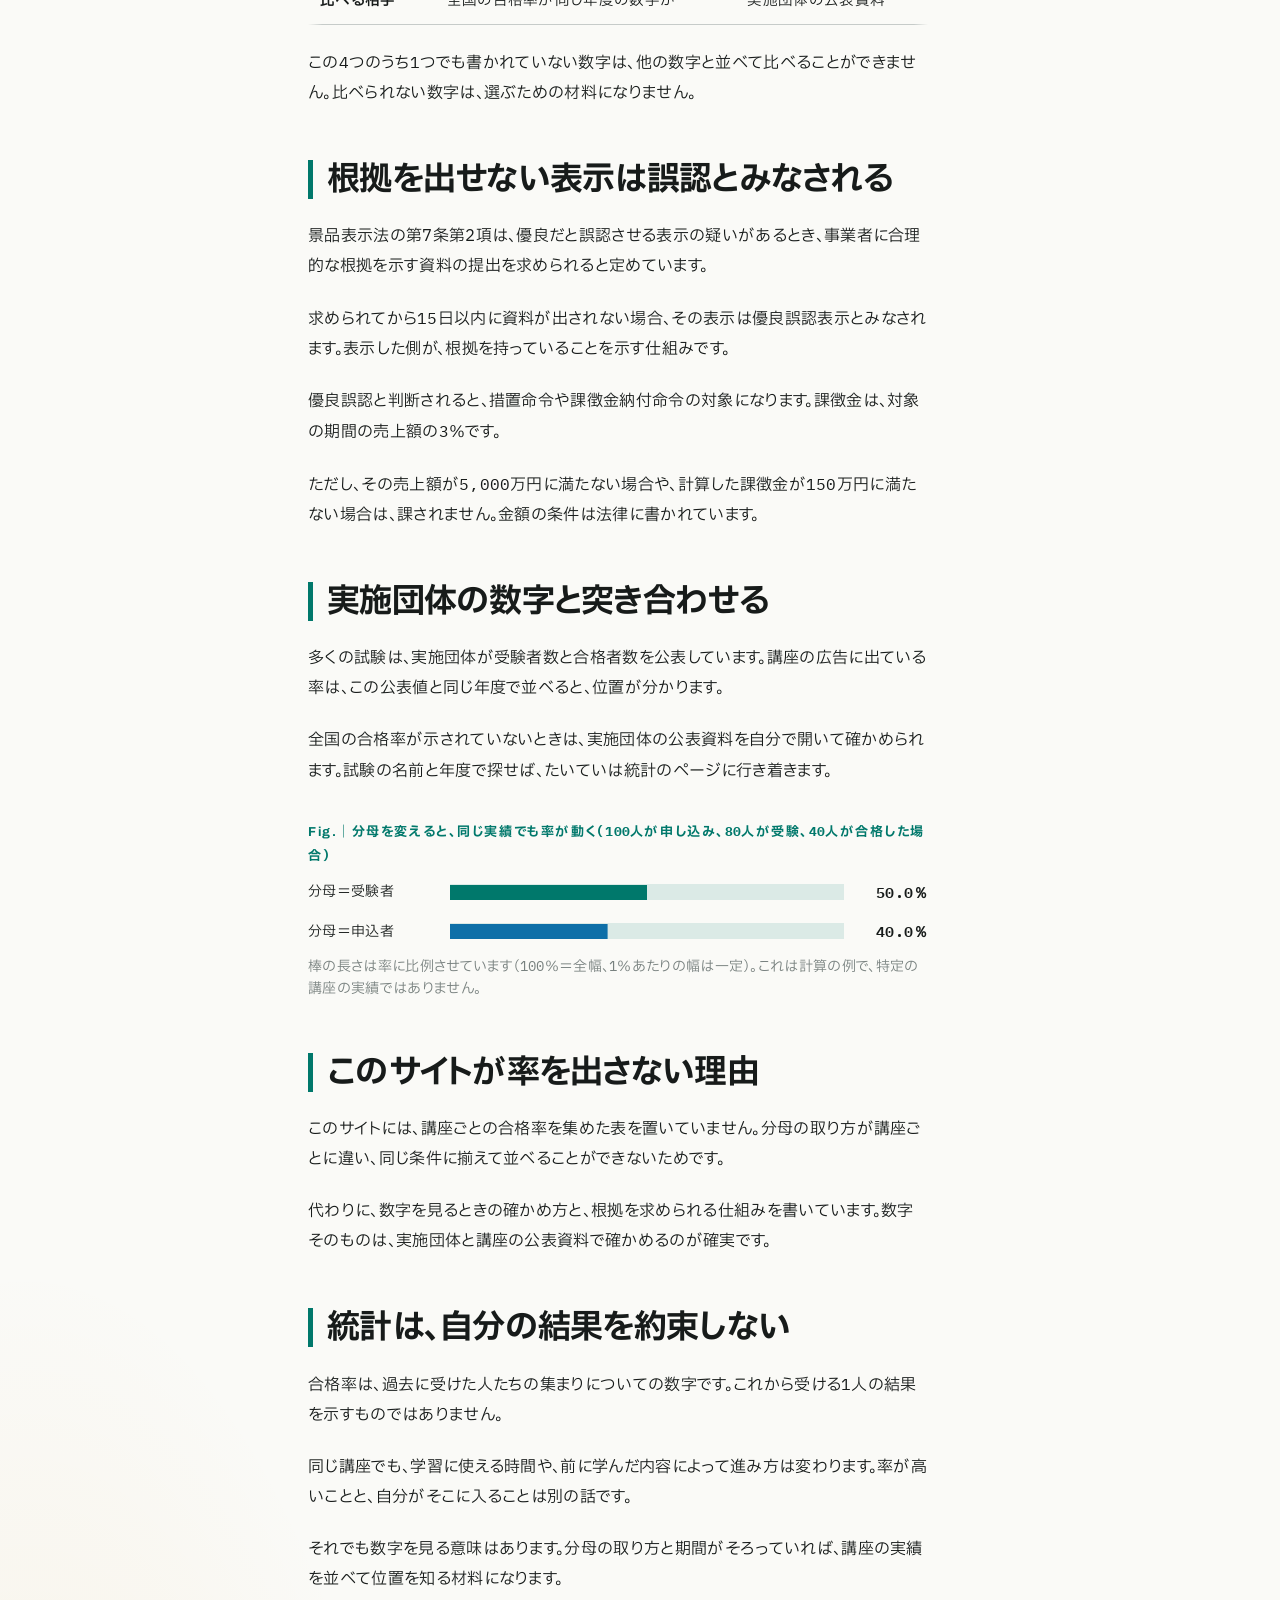
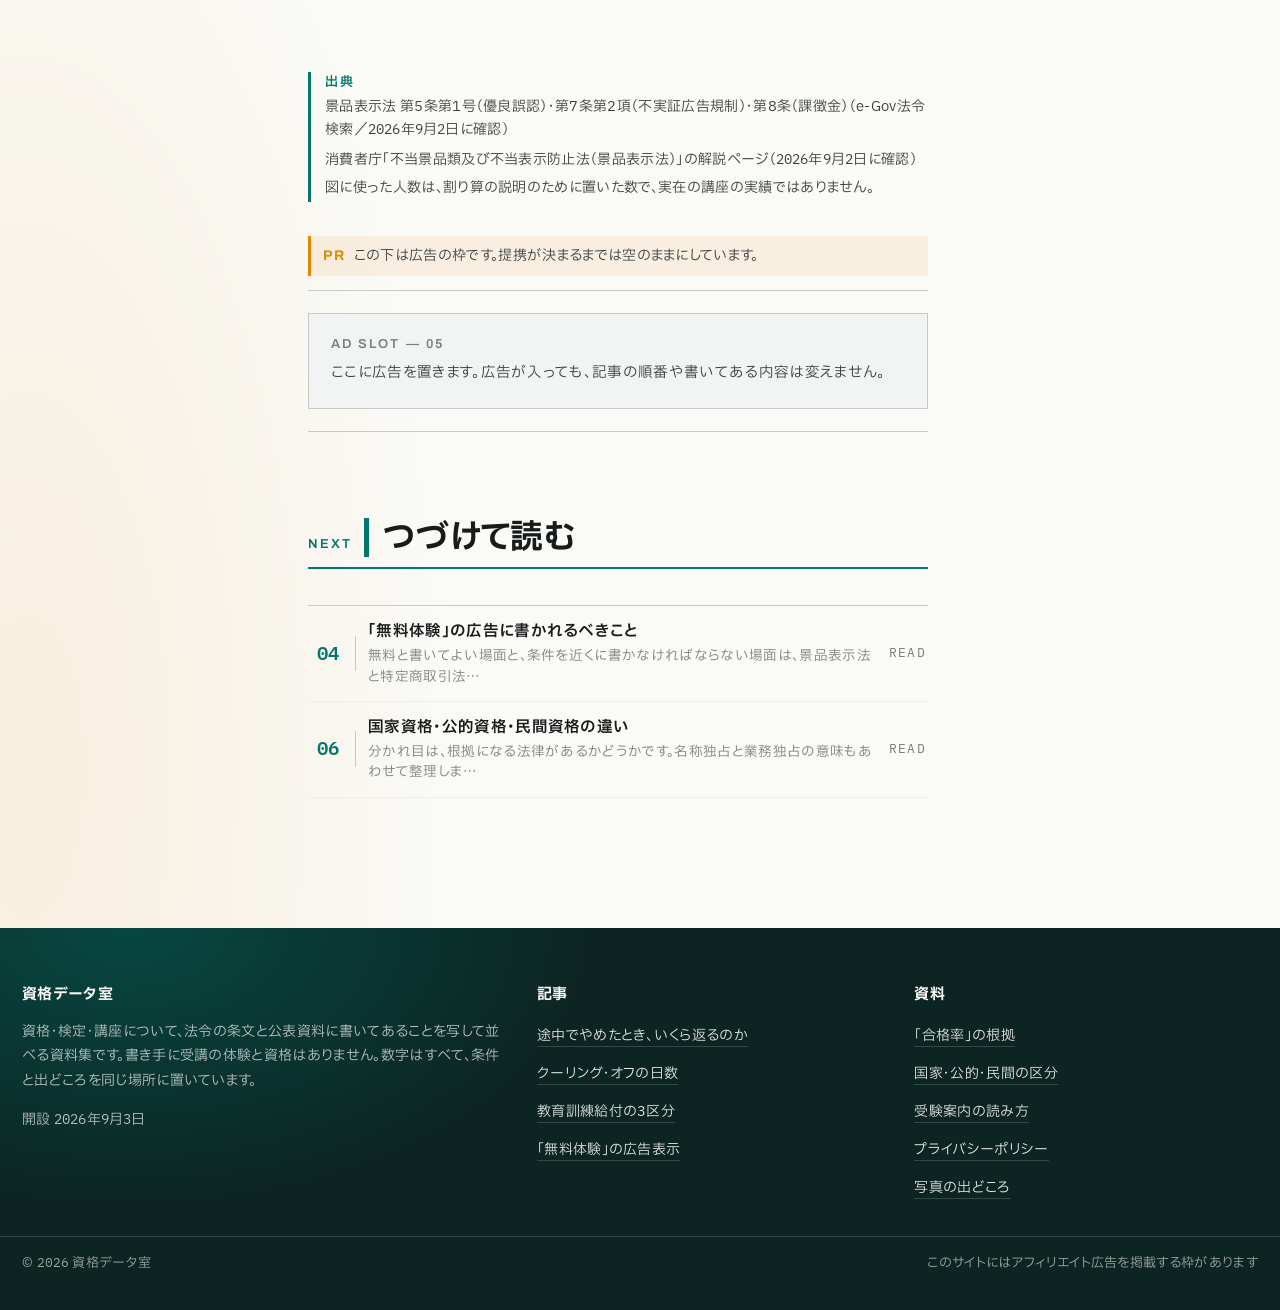
<file: kiji-05.html>
<!doctype html>
<html lang="ja">
<head>
<meta charset="utf-8">
<meta name="viewport" content="width=device-width, initial-scale=1">
<title>「合格率◯％」を、どこまで信じられるか ── 資格データ室</title>
<meta name="description" content="同じ講座でも、分母の取り方を変えると合格率は大きく動きます。数字を見るときに確かめる4か所と、根拠資料の提出を求められる仕組みを並べます。">
<link rel="canonical" href="https://shikaku-data.com/kiji-05.html">
<link rel="icon" href="assets/favicon.svg" type="image/svg+xml">
<meta property="og:type" content="article">
<meta property="og:site_name" content="資格データ室">
<meta property="og:locale" content="ja_JP">
<meta property="og:title" content="「合格率◯％」を、どこまで信じられるか ── 資格データ室">
<meta property="og:description" content="同じ講座でも、分母の取り方を変えると合格率は大きく動きます。数字を見るときに確かめる4か所と、根拠資料の提出を求められる仕組みを並べます。">
<meta property="og:url" content="https://shikaku-data.com/kiji-05.html">
<meta property="og:image" content="https://shikaku-data.com/assets/ogp.png">
<meta name="twitter:card" content="summary_large_image">
<link rel="preconnect" href="https://fonts.googleapis.com">
<link rel="preconnect" href="https://fonts.gstatic.com" crossorigin>
<link href="https://fonts.googleapis.com/css2?family=Archivo:wdth,wght@62..125,400..800&family=IBM+Plex+Mono:wght@400;600&family=IBM+Plex+Sans+JP:wght@300;400;600;700&display=swap" rel="stylesheet">
<link rel="stylesheet" href="assets/style.css">
</head>
<body>

<svg width="0" height="0" aria-hidden="true" focusable="false" style="position:absolute">
  <filter id="tsubu"><feTurbulence type="fractalNoise" baseFrequency="0.82" numOctaves="3"/>
    <feColorMatrix type="saturate" values="0"/></filter>
</svg>

<header class="hd">
  <div class="hd__in">
    <a class="hd__mark" href="index.html">
      <svg class="hd__glyph" viewBox="0 0 34 34" aria-hidden="true" focusable="false">
        <path d="M0 0h34v34H0z" fill="#00786B"/>
        <path d="M34 0v34H0C0 15.2 15.2 0 34 0z" fill="#E08A00"/>
        <circle cx="23" cy="23" r="6.4" fill="#0C2422"/>
      </svg>
      <span><span class="hd__name">資格データ室</span><span class="hd__sub">SHIKAKU DATA ROOM</span></span>
    </a>
    <div class="hd__meta">
      <span><b class="n">8</b> 記事</span>
      <span><b class="n">10</b> 表</span>
      <span>更新 <b class="n">2026.09.03</b></span>
    </div>
  </div>
</header>

<nav class="tabs" aria-label="記事の一覧">
  <div class="tabs__in">
    <a href="index.html">トップ</a>
    <a href="kiji-01.html">途中でやめたとき</a>
    <a href="kiji-02.html">クーリング・オフ</a>
    <a href="kiji-03.html">教育訓練給付</a>
    <a href="kiji-04.html">無料体験の広告</a>
    <a href="kiji-05.html" aria-current="page">合格率の読み方</a>
    <a href="kiji-06.html">国家・公的・民間</a>
    <a href="kiji-07.html">受験案内の読み方</a>
    <a href="kiji-08.html">集めておく書面</a>
    <a href="privacy.html">プライバシーポリシー</a>
  </div>
</nav>

<div class="progress" aria-hidden="true"><i></i></div>
<div class="crumb"><a href="index.html">資格データ室</a><i>／</i><span>「合格率◯％」を、どこまで信じられるか</span></div>

<main id="main">
<section class="band band--paper">
  <div class="wrap three">

    <aside class="side">
      <nav class="idx" aria-label="サイトの索引">
        <p class="idx__h">
          <svg viewBox="0 0 18 18" aria-hidden="true" focusable="false"><rect x="1" y="2" width="16" height="2.6" fill="#00786B"/><rect x="1" y="7.7" width="16" height="2.6" fill="#00786B" opacity=".6"/><rect x="1" y="13.4" width="16" height="2.6" fill="#E08A00"/></svg>
          資料の索引
        </p>
        <p class="idx__g">契約と解約</p>
        <ul>
          <li><a href="kiji-01.html"><span class="n">01</span>途中でやめたとき、いくら返るか</a></li>
          <li><a href="kiji-02.html"><span class="n">02</span>クーリング・オフの日数</a></li>
          <li><a href="kiji-08.html"><span class="n">08</span>申し込む前に集める書面</a></li>
        </ul>
        <p class="idx__g">お金と給付</p>
        <ul>
          <li><a href="kiji-03.html"><span class="n">03</span>教育訓練給付の3区分</a></li>
          <li><a href="kiji-07.html"><span class="n">07</span>受験手数料と返還の規定</a></li>
        </ul>
        <p class="idx__g">広告の読み方</p>
        <ul>
          <li><a href="kiji-04.html"><span class="n">04</span>「無料体験」の表示義務</a></li>
          <li><a href="kiji-05.html"><span class="n">05</span>「合格率」の根拠</a></li>
        </ul>
        <p class="idx__g">資格そのもの</p>
        <ul>
          <li><a href="kiji-06.html"><span class="n">06</span>国家・公的・民間の区分</a></li>
        </ul>
        <p class="idx__g">このサイト</p>
        <ul>
          <li><a href="privacy.html"><span class="n">PP</span>プライバシーポリシー</a></li>
          <li><a href="index.html#shashin"><span class="n">CR</span>写真の出どころ</a></li>
        </ul>
      </nav>
    </aside>

    <div class="col-c stack">
      <div class="art__head">
        <div class="tag-row"><span class="tag tag--3">景品表示法</span><span class="tag tag--8">数字の読み方</span><span class="pager">[ <b>05</b> / <span class="n">08</span> ]</span></div>
        <h1 class="t-h1"><span class="ph">「合格率◯％」を、</span><span class="ph">どこまで</span><span class="ph">信じられるか</span></h1>
        <p class="t-lede" style="margin-top:14px">同じ講座でも、分母の取り方を変えると合格率は大きく動きます。数字を見るときに確かめる4か所と、根拠資料の提出を求められる仕組みを並べます。</p>
        <p class="art__meta"><span class="n">2026-09-03</span> 公開｜出典を末尾に置いています</p>
        <div class="disc" style="margin-top:22px"><b>PR</b><span>この記事にはアフィリエイト広告を掲載する枠があります。広告が入ったときも、書いてある内容は変えません。</span></div>
        <figure class="art__pic" data-rv>
          <img src="assets/photo/toshokan-oku_900.jpg" srcset="assets/photo/toshokan-oku_480.jpg 480w, assets/photo/toshokan-oku_900.jpg 900w, assets/photo/toshokan-oku_1600.jpg 1600w" sizes="(min-width:1100px) 720px, 100vw"
               width="900" height="506" alt="天井の高い図書館の閲覧室">
          <figcaption>写真：Oak Ridge Public Library Interior ／ usdoe ／ CC0 1.0 ／ Openverse（rawpixel）</figcaption>
        </figure>
      </div>

      <div class="art__body stack">

<p class="t-body">合格率は、割り算の結果です。分子を合格者の数にするところは共通していても、分母に何を置くかは表示する側が決められます。ここが変わると、同じ実績でも数字は動きます。</p>
<p class="t-body">たとえば分母を「申し込んだ人」にするか「試験を受けた人」にするかで、率は変わります。受けなかった人を分母から外せば、率は必ず上がります。</p>

<h2 class="t-h2"><span class="ph">分母に</span><span class="ph">何を置いたかを</span><span class="ph">先に見る</span></h2>
<div class="tbl-wrap">
<table class="dt">
<caption>合格率の表示で確かめる4か所（<span class="n">2026</span>年<span class="n">9</span>月<span class="n">2</span>日に確認）</caption>
<thead><tr><th>確かめること</th><th>変わってくるもの</th><th>どこに書いてあるか</th></tr></thead>
<tbody>
<tr><th>分母の範囲</th><td>申込者か、受験者か、修了者か</td><td>数字のそばの注記</td></tr>
<tr><th>期間</th><td>何年度の試験の数字か</td><td>同上</td></tr>
<tr><th>対象</th><td>講座全体か、一部のコースだけか</td><td>同上</td></tr>
<tr><th>比べる相手</th><td>全国の合格率が同じ年度の数字か</td><td>実施団体の公表資料</td></tr>
</tbody></table>
</div>
<p class="t-body">この<span class="n">4</span>つのうち<span class="n">1</span>つでも書かれていない数字は、他の数字と並べて比べることができません。比べられない数字は、選ぶための材料になりません。</p>

<h2 class="t-h2"><span class="ph">根拠を出せない表示は</span><span class="ph">誤認とみなされる</span></h2>
<p class="t-body">景品表示法の第7条第2項は、優良だと誤認させる表示の疑いがあるとき、事業者に合理的な根拠を示す資料の提出を求められると定めています。</p>
<p class="t-body">求められてから<span class="n">15</span>日以内に資料が出されない場合、その表示は優良誤認表示とみなされます。表示した側が、根拠を持っていることを示す仕組みです。</p>
<p class="t-body">優良誤認と判断されると、措置命令や課徴金納付命令の対象になります。課徴金は、対象の期間の売上額の<span class="n">3</span>％です。</p>
<p class="t-body">ただし、その売上額が<span class="n">5,000</span>万円に満たない場合や、計算した課徴金が<span class="n">150</span>万円に満たない場合は、課されません。金額の条件は法律に書かれています。</p>

<h2 class="t-h2"><span class="ph">実施団体の数字と</span><span class="ph">突き合わせる</span></h2>
<p class="t-body">多くの試験は、実施団体が受験者数と合格者数を公表しています。講座の広告に出ている率は、この公表値と同じ年度で並べると、位置が分かります。</p>
<p class="t-body">全国の合格率が示されていないときは、実施団体の公表資料を自分で開いて確かめられます。試験の名前と年度で探せば、たいていは統計のページに行き着きます。</p>
<figure class="fig" data-rv>
<p class="fig__cap">Fig.｜分母を変えると、同じ実績でも率が動く（<span class="n">100</span>人が申し込み、<span class="n">80</span>人が受験、<span class="n">40</span>人が合格した場合）</p>
<div class="bars">
 <div class="bars__row"><span class="bars__name">分母＝受験者</span><span class="bars__track"><svg viewBox="0 0 100 16" preserveAspectRatio="none" width="100%" height="16" aria-hidden="true" focusable="false"><rect class="bar" width="50" height="16" fill="#00786B"/></svg></span><span class="bars__val n">50.0％</span></div>
 <div class="bars__row"><span class="bars__name">分母＝申込者</span><span class="bars__track"><svg viewBox="0 0 100 16" preserveAspectRatio="none" width="100%" height="16" aria-hidden="true" focusable="false"><rect class="bar" width="40" height="16" fill="#0E6FA8"/></svg></span><span class="bars__val n">40.0％</span></div>
</div>
<figcaption class="fig__note">棒の長さは率に比例させています（<span class="n">100</span>％＝全幅、<span class="n">1</span>％あたりの幅は一定）。これは計算の例で、特定の講座の実績ではありません。</figcaption>
</figure>

<h2 class="t-h2"><span class="ph">このサイトが</span><span class="ph">率を出さない理由</span></h2>
<p class="t-body">このサイトには、講座ごとの合格率を集めた表を置いていません。分母の取り方が講座ごとに違い、同じ条件に揃えて並べることができないためです。</p>
<p class="t-body">代わりに、数字を見るときの確かめ方と、根拠を求められる仕組みを書いています。数字そのものは、実施団体と講座の公表資料で確かめるのが確実です。</p>

<h2 class="t-h2"><span class="ph">統計は、</span><span class="ph">自分の結果を</span><span class="ph">約束しない</span></h2>
<p class="t-body">合格率は、過去に受けた人たちの集まりについての数字です。これから受ける<span class="n">1</span>人の結果を示すものではありません。</p>
<p class="t-body">同じ講座でも、学習に使える時間や、前に学んだ内容によって進み方は変わります。率が高いことと、自分がそこに入ることは別の話です。</p>
<p class="t-body">それでも数字を見る意味はあります。分母の取り方と期間がそろっていれば、講座の実績を並べて位置を知る材料になります。</p>

        <div class="src" data-rv>
          <span class="lab">出典</span>
<p>景品表示法 第5条第1号（優良誤認）・第7条第2項（不実証広告規制）・第8条（課徴金）（e-Gov法令検索／<span class="n">2026</span>年<span class="n">9</span>月<span class="n">2</span>日に確認）</p>
<p>消費者庁「不当景品類及び不当表示防止法（景品表示法）」の解説ページ（<span class="n">2026</span>年<span class="n">9</span>月<span class="n">2</span>日に確認）</p>
<p>図に使った人数は、割り算の説明のために置いた数で、実在の講座の実績ではありません。</p>
        </div>

        <div data-rv>
          <div class="disc" style="margin-top:34px"><b>PR</b><span>この下は広告の枠です。提携が決まるまでは空のままにしています。</span></div>
          <!-- 広告 -->
          <div class="adslot ad-slot" data-ad="1">
            <div class="adslot__box">
              <span class="lab">AD SLOT — 05</span>
              <p>ここに広告を置きます。広告が入っても、記事の順番や書いてある内容は変えません。</p>
            </div>
          </div>
        </div>

        <div class="next" data-rv>
          <div class="sec__h"><span class="lab">Next</span><h2 class="t-h2"><span class="ph">つづけて読む</span></h2></div>
          <ul class="listB"><li><a href="kiji-04.html"><span class="listB__no n">04</span><span class="listB__t">「無料体験」の広告に書かれるべきこと<span>無料と書いてよい場面と、条件を近くに書かなければならない場面は、景品表示法と特定商取引法…</span></span><span class="listB__go n">READ</span></a></li><li><a href="kiji-06.html"><span class="listB__no n">06</span><span class="listB__t">国家資格・公的資格・民間資格の違い<span>分かれ目は、根拠になる法律があるかどうかです。名称独占と業務独占の意味もあわせて整理しま…</span></span><span class="listB__go n">READ</span></a></li></ul>
        </div>
      </div>
    </div>

    <aside class="side">
      <p class="rail__h">
        <svg viewBox="0 0 18 18" aria-hidden="true" focusable="false"><path d="M2 15h3.4v-6H2zM7.3 15h3.4V3H7.3zM12.6 15H16V7h-3.4z" fill="#E08A00"/></svg>
        この記事の根拠
      </p>
      <ol class="rank"><li><b class="n">1</b><p>景表法 第7条第2項<span class="rank__sub">この記事で引いています</span></p></li><li><b class="n">2</b><p>景表法 第5条第1号<span class="rank__sub">この記事で引いています</span></p></li><li><b class="n">3</b><p>景表法 第8条<span class="rank__sub">この記事で引いています</span></p></li><li><b class="n">4</b><p>実施団体の統計<span class="rank__sub">この記事で引いています</span></p></li></ol>
      <p class="rail__h">記事の一覧</p>
      <nav class="idx" aria-label="記事の一覧">
        <ul>
          <li><a href="kiji-01.html"><span class="n">01</span>途中でやめたとき、いくら返るのか</a></li>
          <li><a href="kiji-02.html"><span class="n">02</span>クーリング・オフが使える契約と、使えない契約</a></li>
          <li><a href="kiji-03.html"><span class="n">03</span>教育訓練給付は3つある。給付率と上限額</a></li>
          <li><a href="kiji-04.html"><span class="n">04</span>「無料体験」の広告に書かれるべきこと</a></li>
          <li><a href="kiji-05.html"><span class="n">05</span>「合格率◯％」を、どこまで信じられるか</a></li>
          <li><a href="kiji-06.html"><span class="n">06</span>国家資格・公的資格・民間資格の違い</a></li>
          <li><a href="kiji-07.html"><span class="n">07</span>受験案内で最初に読む5か所</a></li>
          <li><a href="kiji-08.html"><span class="n">08</span>申し込む前に集めておく書面5枚</a></li>
        </ul>
      </nav>
    </aside>

  </div>
</section>
</main>

<footer class="ft">
  <div class="ft__in">
    <div>
      <h2>資格データ室</h2>
      <p>資格・検定・講座について、法令の条文と公表資料に書いてあることを写して並べる資料集です。書き手に受講の体験と資格はありません。数字はすべて、条件と出どころを同じ場所に置いています。</p>
      <p style="margin-top:14px">開設 <span class="n">2026</span>年<span class="n">9</span>月<span class="n">3</span>日</p>
    </div>
    <div>
      <h2>記事</h2>
      <ul>
        <li><a href="kiji-01.html">途中でやめたとき、いくら返るのか</a></li>
        <li><a href="kiji-02.html">クーリング・オフの日数</a></li>
        <li><a href="kiji-03.html">教育訓練給付の3区分</a></li>
        <li><a href="kiji-04.html">「無料体験」の広告表示</a></li>
      </ul>
    </div>
    <div>
      <h2>資料</h2>
      <ul>
        <li><a href="kiji-05.html">「合格率」の根拠</a></li>
        <li><a href="kiji-06.html">国家・公的・民間の区分</a></li>
        <li><a href="kiji-07.html">受験案内の読み方</a></li>
        <li><a href="privacy.html">プライバシーポリシー</a></li>
        <li><a href="index.html#shashin">写真の出どころ</a></li>
      </ul>
    </div>
  </div>
  <div class="ft__bar">
    <span>© <span class="n">2026</span> 資格データ室</span>
    <span>このサイトにはアフィリエイト広告を掲載する枠があります</span>
  </div>
</footer>

<script src="assets/app.js"></script>
</body>
</html>
</file>
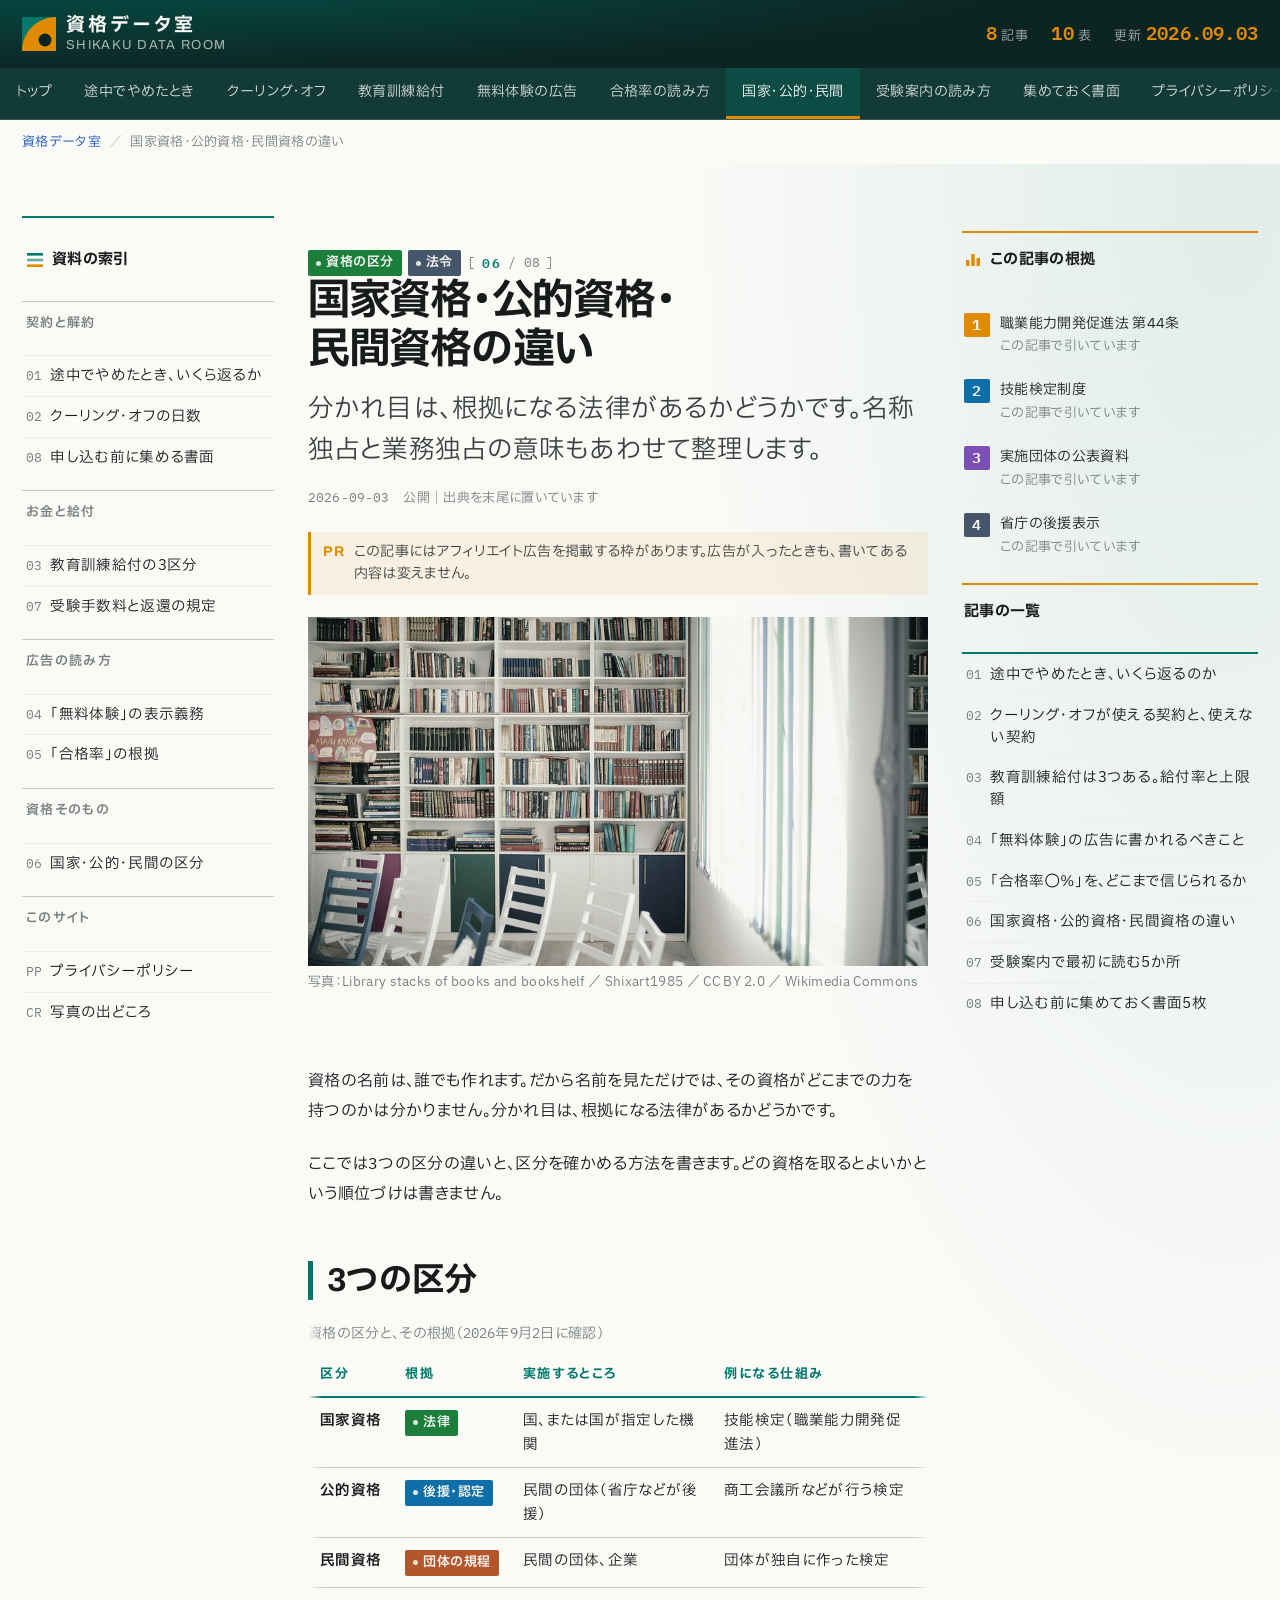
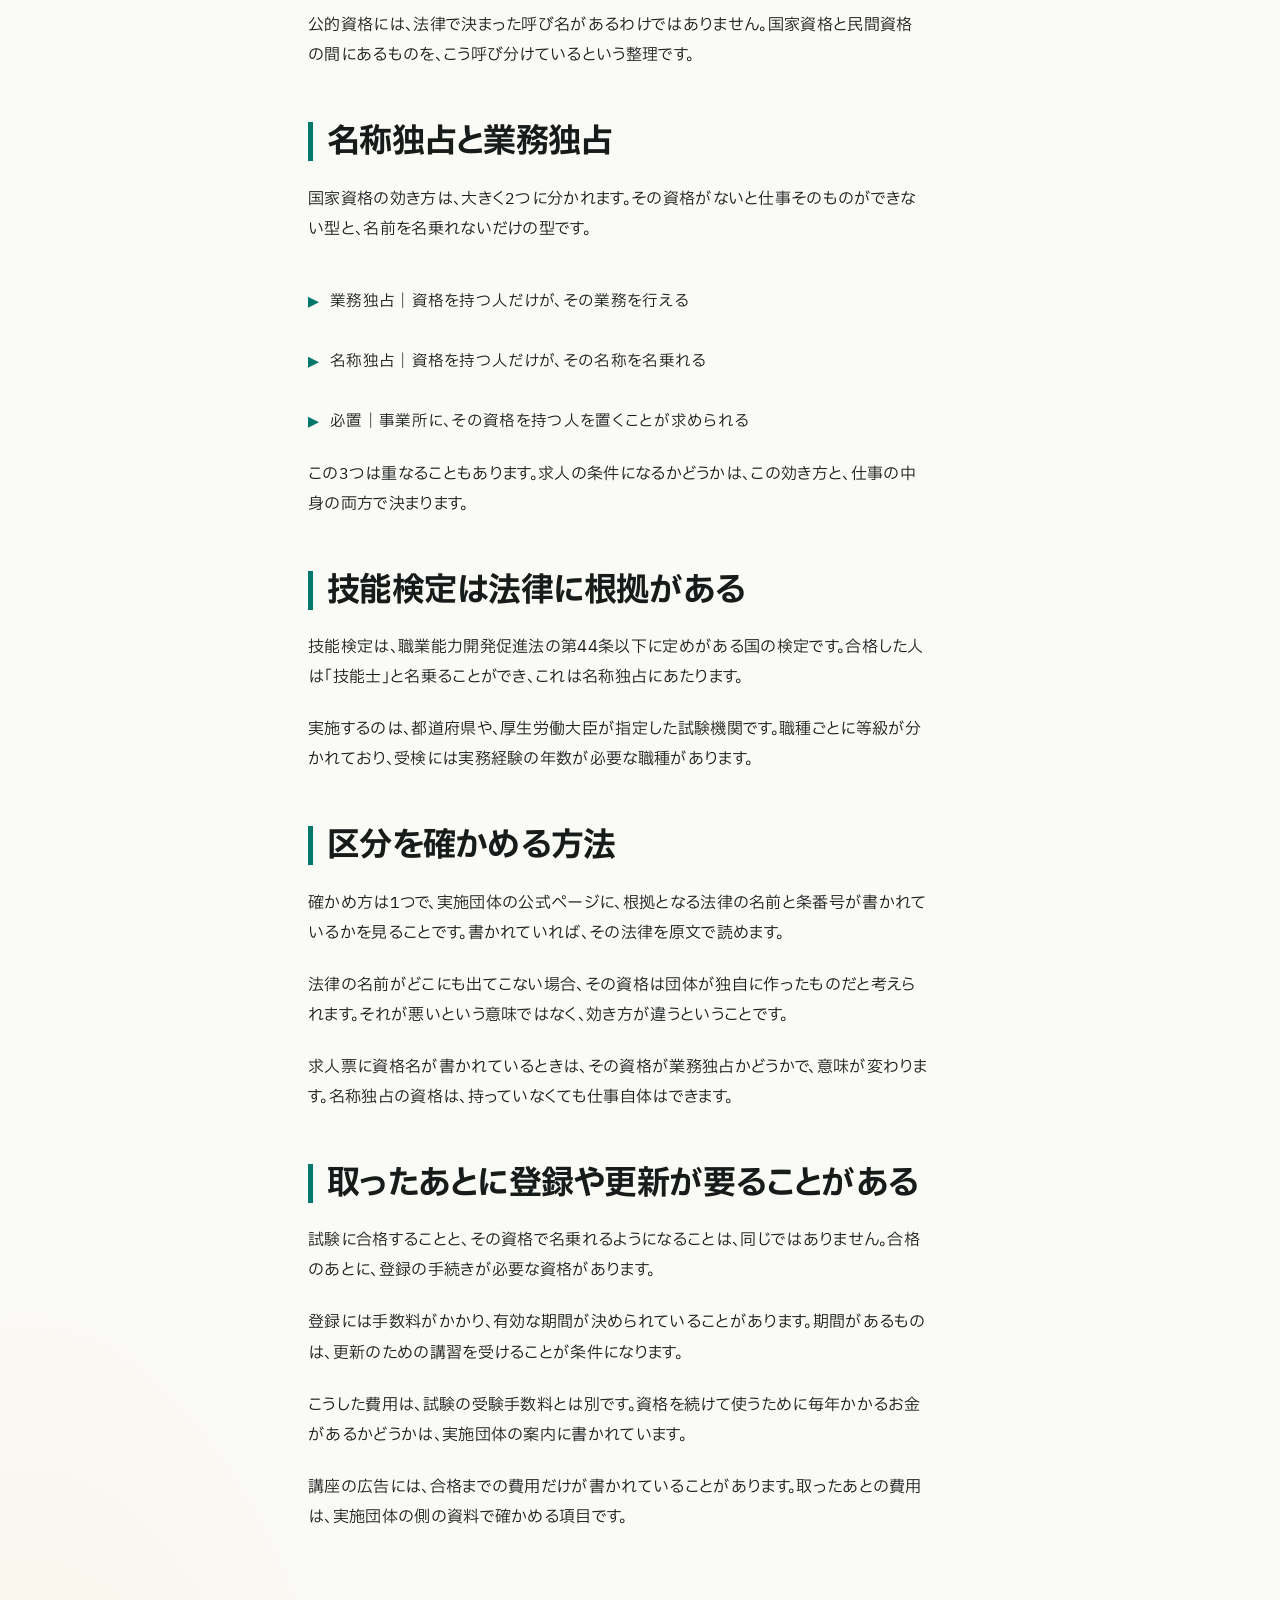
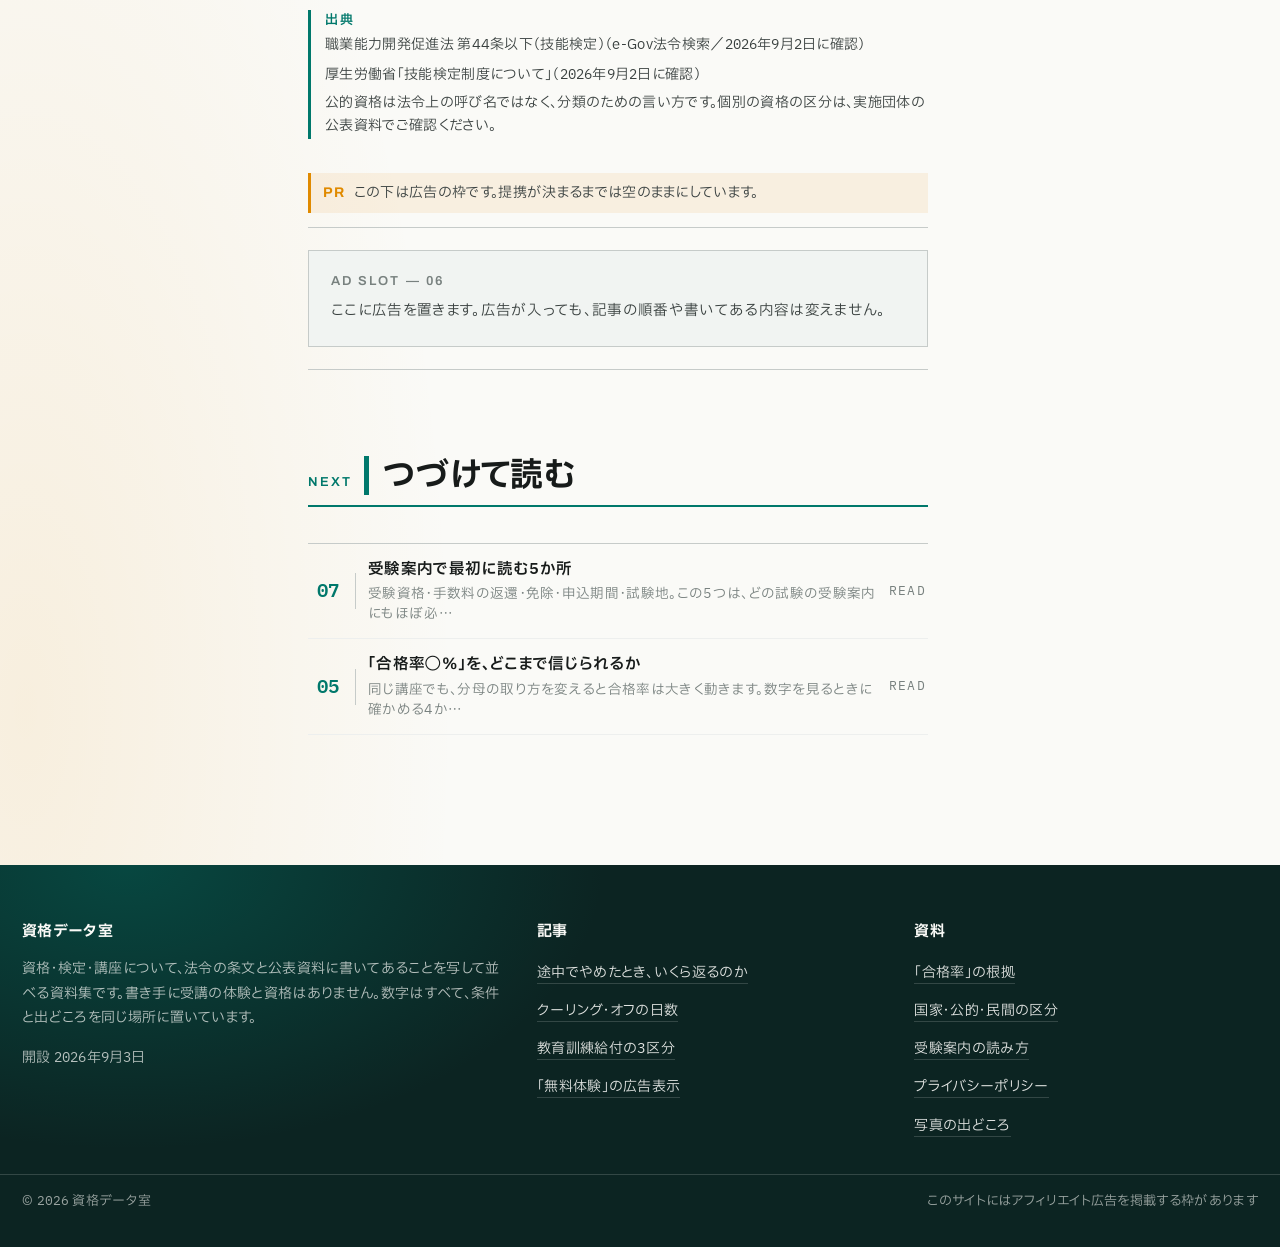
<file: kiji-06.html>
<!doctype html>
<html lang="ja">
<head>
<meta charset="utf-8">
<meta name="viewport" content="width=device-width, initial-scale=1">
<title>国家資格・公的資格・民間資格の違い ── 資格データ室</title>
<meta name="description" content="分かれ目は、根拠になる法律があるかどうかです。名称独占と業務独占の意味もあわせて整理します。">
<link rel="canonical" href="https://shikaku-data.com/kiji-06.html">
<link rel="icon" href="assets/favicon.svg" type="image/svg+xml">
<meta property="og:type" content="article">
<meta property="og:site_name" content="資格データ室">
<meta property="og:locale" content="ja_JP">
<meta property="og:title" content="国家資格・公的資格・民間資格の違い ── 資格データ室">
<meta property="og:description" content="分かれ目は、根拠になる法律があるかどうかです。名称独占と業務独占の意味もあわせて整理します。">
<meta property="og:url" content="https://shikaku-data.com/kiji-06.html">
<meta property="og:image" content="https://shikaku-data.com/assets/ogp.png">
<meta name="twitter:card" content="summary_large_image">
<link rel="preconnect" href="https://fonts.googleapis.com">
<link rel="preconnect" href="https://fonts.gstatic.com" crossorigin>
<link href="https://fonts.googleapis.com/css2?family=Archivo:wdth,wght@62..125,400..800&family=IBM+Plex+Mono:wght@400;600&family=IBM+Plex+Sans+JP:wght@300;400;600;700&display=swap" rel="stylesheet">
<link rel="stylesheet" href="assets/style.css">
</head>
<body>

<svg width="0" height="0" aria-hidden="true" focusable="false" style="position:absolute">
  <filter id="tsubu"><feTurbulence type="fractalNoise" baseFrequency="0.82" numOctaves="3"/>
    <feColorMatrix type="saturate" values="0"/></filter>
</svg>

<header class="hd">
  <div class="hd__in">
    <a class="hd__mark" href="index.html">
      <svg class="hd__glyph" viewBox="0 0 34 34" aria-hidden="true" focusable="false">
        <path d="M0 0h34v34H0z" fill="#00786B"/>
        <path d="M34 0v34H0C0 15.2 15.2 0 34 0z" fill="#E08A00"/>
        <circle cx="23" cy="23" r="6.4" fill="#0C2422"/>
      </svg>
      <span><span class="hd__name">資格データ室</span><span class="hd__sub">SHIKAKU DATA ROOM</span></span>
    </a>
    <div class="hd__meta">
      <span><b class="n">8</b> 記事</span>
      <span><b class="n">10</b> 表</span>
      <span>更新 <b class="n">2026.09.03</b></span>
    </div>
  </div>
</header>

<nav class="tabs" aria-label="記事の一覧">
  <div class="tabs__in">
    <a href="index.html">トップ</a>
    <a href="kiji-01.html">途中でやめたとき</a>
    <a href="kiji-02.html">クーリング・オフ</a>
    <a href="kiji-03.html">教育訓練給付</a>
    <a href="kiji-04.html">無料体験の広告</a>
    <a href="kiji-05.html">合格率の読み方</a>
    <a href="kiji-06.html" aria-current="page">国家・公的・民間</a>
    <a href="kiji-07.html">受験案内の読み方</a>
    <a href="kiji-08.html">集めておく書面</a>
    <a href="privacy.html">プライバシーポリシー</a>
  </div>
</nav>

<div class="progress" aria-hidden="true"><i></i></div>
<div class="crumb"><a href="index.html">資格データ室</a><i>／</i><span>国家資格・公的資格・民間資格の違い</span></div>

<main id="main">
<section class="band band--paper">
  <div class="wrap three">

    <aside class="side">
      <nav class="idx" aria-label="サイトの索引">
        <p class="idx__h">
          <svg viewBox="0 0 18 18" aria-hidden="true" focusable="false"><rect x="1" y="2" width="16" height="2.6" fill="#00786B"/><rect x="1" y="7.7" width="16" height="2.6" fill="#00786B" opacity=".6"/><rect x="1" y="13.4" width="16" height="2.6" fill="#E08A00"/></svg>
          資料の索引
        </p>
        <p class="idx__g">契約と解約</p>
        <ul>
          <li><a href="kiji-01.html"><span class="n">01</span>途中でやめたとき、いくら返るか</a></li>
          <li><a href="kiji-02.html"><span class="n">02</span>クーリング・オフの日数</a></li>
          <li><a href="kiji-08.html"><span class="n">08</span>申し込む前に集める書面</a></li>
        </ul>
        <p class="idx__g">お金と給付</p>
        <ul>
          <li><a href="kiji-03.html"><span class="n">03</span>教育訓練給付の3区分</a></li>
          <li><a href="kiji-07.html"><span class="n">07</span>受験手数料と返還の規定</a></li>
        </ul>
        <p class="idx__g">広告の読み方</p>
        <ul>
          <li><a href="kiji-04.html"><span class="n">04</span>「無料体験」の表示義務</a></li>
          <li><a href="kiji-05.html"><span class="n">05</span>「合格率」の根拠</a></li>
        </ul>
        <p class="idx__g">資格そのもの</p>
        <ul>
          <li><a href="kiji-06.html"><span class="n">06</span>国家・公的・民間の区分</a></li>
        </ul>
        <p class="idx__g">このサイト</p>
        <ul>
          <li><a href="privacy.html"><span class="n">PP</span>プライバシーポリシー</a></li>
          <li><a href="index.html#shashin"><span class="n">CR</span>写真の出どころ</a></li>
        </ul>
      </nav>
    </aside>

    <div class="col-c stack">
      <div class="art__head">
        <div class="tag-row"><span class="tag tag--6">資格の区分</span><span class="tag tag--8">法令</span><span class="pager">[ <b>06</b> / <span class="n">08</span> ]</span></div>
        <h1 class="t-h1"><span class="ph">国家資格・</span><span class="ph">公的資格・</span><span class="ph">民間資格の違い</span></h1>
        <p class="t-lede" style="margin-top:14px">分かれ目は、根拠になる法律があるかどうかです。名称独占と業務独占の意味もあわせて整理します。</p>
        <p class="art__meta"><span class="n">2026-09-03</span> 公開｜出典を末尾に置いています</p>
        <div class="disc" style="margin-top:22px"><b>PR</b><span>この記事にはアフィリエイト広告を掲載する枠があります。広告が入ったときも、書いてある内容は変えません。</span></div>
        <figure class="art__pic" data-rv>
          <img src="assets/photo/shoka_900.jpg" srcset="assets/photo/shoka_480.jpg 480w, assets/photo/shoka_900.jpg 900w, assets/photo/shoka_1600.jpg 1600w" sizes="(min-width:1100px) 720px, 100vw"
               width="900" height="506" alt="本がぎっしり並んだ書架">
          <figcaption>写真：Library stacks of books and bookshelf ／ Shixart1985 ／ CC BY 2.0 ／ Wikimedia Commons</figcaption>
        </figure>
      </div>

      <div class="art__body stack">

<p class="t-body">資格の名前は、誰でも作れます。だから名前を見ただけでは、その資格がどこまでの力を持つのかは分かりません。分かれ目は、根拠になる法律があるかどうかです。</p>
<p class="t-body">ここでは<span class="n">3</span>つの区分の違いと、区分を確かめる方法を書きます。どの資格を取るとよいかという順位づけは書きません。</p>

<h2 class="t-h2"><span class="ph">3つの区分</span></h2>
<div class="tbl-wrap">
<table class="dt">
<caption>資格の区分と、その根拠（<span class="n">2026</span>年<span class="n">9</span>月<span class="n">2</span>日に確認）</caption>
<thead><tr><th>区分</th><th>根拠</th><th>実施するところ</th><th>例になる仕組み</th></tr></thead>
<tbody>
<tr><th>国家資格</th><td><span class="tag tag--6">法律</span></td><td>国、または国が指定した機関</td><td>技能検定（職業能力開発促進法）</td></tr>
<tr><th>公的資格</th><td><span class="tag tag--2">後援・認定</span></td><td>民間の団体（省庁などが後援）</td><td>商工会議所などが行う検定</td></tr>
<tr><th>民間資格</th><td><span class="tag tag--7">団体の規程</span></td><td>民間の団体、企業</td><td>団体が独自に作った検定</td></tr>
</tbody></table>
</div>
<p class="t-body">公的資格には、法律で決まった呼び名があるわけではありません。国家資格と民間資格の間にあるものを、こう呼び分けているという整理です。</p>

<h2 class="t-h2"><span class="ph">名称独占と</span><span class="ph">業務独占</span></h2>
<p class="t-body">国家資格の効き方は、大きく<span class="n">2</span>つに分かれます。その資格がないと仕事そのものができない型と、名前を名乗れないだけの型です。</p>
<ul class="cl">
 <li class="cl__item t-body">業務独占｜資格を持つ人だけが、その業務を行える</li>
 <li class="cl__item t-body">名称独占｜資格を持つ人だけが、その名称を名乗れる</li>
 <li class="cl__item t-body">必置｜事業所に、その資格を持つ人を置くことが求められる</li>
</ul>
<p class="t-body">この<span class="n">3</span>つは重なることもあります。求人の条件になるかどうかは、この効き方と、仕事の中身の両方で決まります。</p>

<h2 class="t-h2"><span class="ph">技能検定は</span><span class="ph">法律に</span><span class="ph">根拠がある</span></h2>
<p class="t-body">技能検定は、職業能力開発促進法の第44条以下に定めがある国の検定です。合格した人は「技能士」と名乗ることができ、これは名称独占にあたります。</p>
<p class="t-body">実施するのは、都道府県や、厚生労働大臣が指定した試験機関です。職種ごとに等級が分かれており、受検には実務経験の年数が必要な職種があります。</p>

<h2 class="t-h2"><span class="ph">区分を</span><span class="ph">確かめる方法</span></h2>
<p class="t-body">確かめ方は<span class="n">1</span>つで、実施団体の公式ページに、根拠となる法律の名前と条番号が書かれているかを見ることです。書かれていれば、その法律を原文で読めます。</p>
<p class="t-body">法律の名前がどこにも出てこない場合、その資格は団体が独自に作ったものだと考えられます。それが悪いという意味ではなく、効き方が違うということです。</p>
<p class="t-body">求人票に資格名が書かれているときは、その資格が業務独占かどうかで、意味が変わります。名称独占の資格は、持っていなくても仕事自体はできます。</p>

<h2 class="t-h2"><span class="ph">取ったあとに</span><span class="ph">登録や更新が</span><span class="ph">要ることがある</span></h2>
<p class="t-body">試験に合格することと、その資格で名乗れるようになることは、同じではありません。合格のあとに、登録の手続きが必要な資格があります。</p>
<p class="t-body">登録には手数料がかかり、有効な期間が決められていることがあります。期間があるものは、更新のための講習を受けることが条件になります。</p>
<p class="t-body">こうした費用は、試験の受験手数料とは別です。資格を続けて使うために毎年かかるお金があるかどうかは、実施団体の案内に書かれています。</p>
<p class="t-body">講座の広告には、合格までの費用だけが書かれていることがあります。取ったあとの費用は、実施団体の側の資料で確かめる項目です。</p>

        <div class="src" data-rv>
          <span class="lab">出典</span>
<p>職業能力開発促進法 第44条以下（技能検定）（e-Gov法令検索／<span class="n">2026</span>年<span class="n">9</span>月<span class="n">2</span>日に確認）</p>
<p>厚生労働省「技能検定制度について」（<span class="n">2026</span>年<span class="n">9</span>月<span class="n">2</span>日に確認）</p>
<p>公的資格は法令上の呼び名ではなく、分類のための言い方です。個別の資格の区分は、実施団体の公表資料でご確認ください。</p>
        </div>

        <div data-rv>
          <div class="disc" style="margin-top:34px"><b>PR</b><span>この下は広告の枠です。提携が決まるまでは空のままにしています。</span></div>
          <!-- 広告 -->
          <div class="adslot ad-slot" data-ad="1">
            <div class="adslot__box">
              <span class="lab">AD SLOT — 06</span>
              <p>ここに広告を置きます。広告が入っても、記事の順番や書いてある内容は変えません。</p>
            </div>
          </div>
        </div>

        <div class="next" data-rv>
          <div class="sec__h"><span class="lab">Next</span><h2 class="t-h2"><span class="ph">つづけて読む</span></h2></div>
          <ul class="listB"><li><a href="kiji-07.html"><span class="listB__no n">07</span><span class="listB__t">受験案内で最初に読む5か所<span>受験資格・手数料の返還・免除・申込期間・試験地。この5つは、どの試験の受験案内にもほぼ必…</span></span><span class="listB__go n">READ</span></a></li><li><a href="kiji-05.html"><span class="listB__no n">05</span><span class="listB__t">「合格率◯％」を、どこまで信じられるか<span>同じ講座でも、分母の取り方を変えると合格率は大きく動きます。数字を見るときに確かめる4か…</span></span><span class="listB__go n">READ</span></a></li></ul>
        </div>
      </div>
    </div>

    <aside class="side">
      <p class="rail__h">
        <svg viewBox="0 0 18 18" aria-hidden="true" focusable="false"><path d="M2 15h3.4v-6H2zM7.3 15h3.4V3H7.3zM12.6 15H16V7h-3.4z" fill="#E08A00"/></svg>
        この記事の根拠
      </p>
      <ol class="rank"><li><b class="n">1</b><p>職業能力開発促進法 第44条<span class="rank__sub">この記事で引いています</span></p></li><li><b class="n">2</b><p>技能検定制度<span class="rank__sub">この記事で引いています</span></p></li><li><b class="n">3</b><p>実施団体の公表資料<span class="rank__sub">この記事で引いています</span></p></li><li><b class="n">4</b><p>省庁の後援表示<span class="rank__sub">この記事で引いています</span></p></li></ol>
      <p class="rail__h">記事の一覧</p>
      <nav class="idx" aria-label="記事の一覧">
        <ul>
          <li><a href="kiji-01.html"><span class="n">01</span>途中でやめたとき、いくら返るのか</a></li>
          <li><a href="kiji-02.html"><span class="n">02</span>クーリング・オフが使える契約と、使えない契約</a></li>
          <li><a href="kiji-03.html"><span class="n">03</span>教育訓練給付は3つある。給付率と上限額</a></li>
          <li><a href="kiji-04.html"><span class="n">04</span>「無料体験」の広告に書かれるべきこと</a></li>
          <li><a href="kiji-05.html"><span class="n">05</span>「合格率◯％」を、どこまで信じられるか</a></li>
          <li><a href="kiji-06.html"><span class="n">06</span>国家資格・公的資格・民間資格の違い</a></li>
          <li><a href="kiji-07.html"><span class="n">07</span>受験案内で最初に読む5か所</a></li>
          <li><a href="kiji-08.html"><span class="n">08</span>申し込む前に集めておく書面5枚</a></li>
        </ul>
      </nav>
    </aside>

  </div>
</section>
</main>

<footer class="ft">
  <div class="ft__in">
    <div>
      <h2>資格データ室</h2>
      <p>資格・検定・講座について、法令の条文と公表資料に書いてあることを写して並べる資料集です。書き手に受講の体験と資格はありません。数字はすべて、条件と出どころを同じ場所に置いています。</p>
      <p style="margin-top:14px">開設 <span class="n">2026</span>年<span class="n">9</span>月<span class="n">3</span>日</p>
    </div>
    <div>
      <h2>記事</h2>
      <ul>
        <li><a href="kiji-01.html">途中でやめたとき、いくら返るのか</a></li>
        <li><a href="kiji-02.html">クーリング・オフの日数</a></li>
        <li><a href="kiji-03.html">教育訓練給付の3区分</a></li>
        <li><a href="kiji-04.html">「無料体験」の広告表示</a></li>
      </ul>
    </div>
    <div>
      <h2>資料</h2>
      <ul>
        <li><a href="kiji-05.html">「合格率」の根拠</a></li>
        <li><a href="kiji-06.html">国家・公的・民間の区分</a></li>
        <li><a href="kiji-07.html">受験案内の読み方</a></li>
        <li><a href="privacy.html">プライバシーポリシー</a></li>
        <li><a href="index.html#shashin">写真の出どころ</a></li>
      </ul>
    </div>
  </div>
  <div class="ft__bar">
    <span>© <span class="n">2026</span> 資格データ室</span>
    <span>このサイトにはアフィリエイト広告を掲載する枠があります</span>
  </div>
</footer>

<script src="assets/app.js"></script>
</body>
</html>
</file>
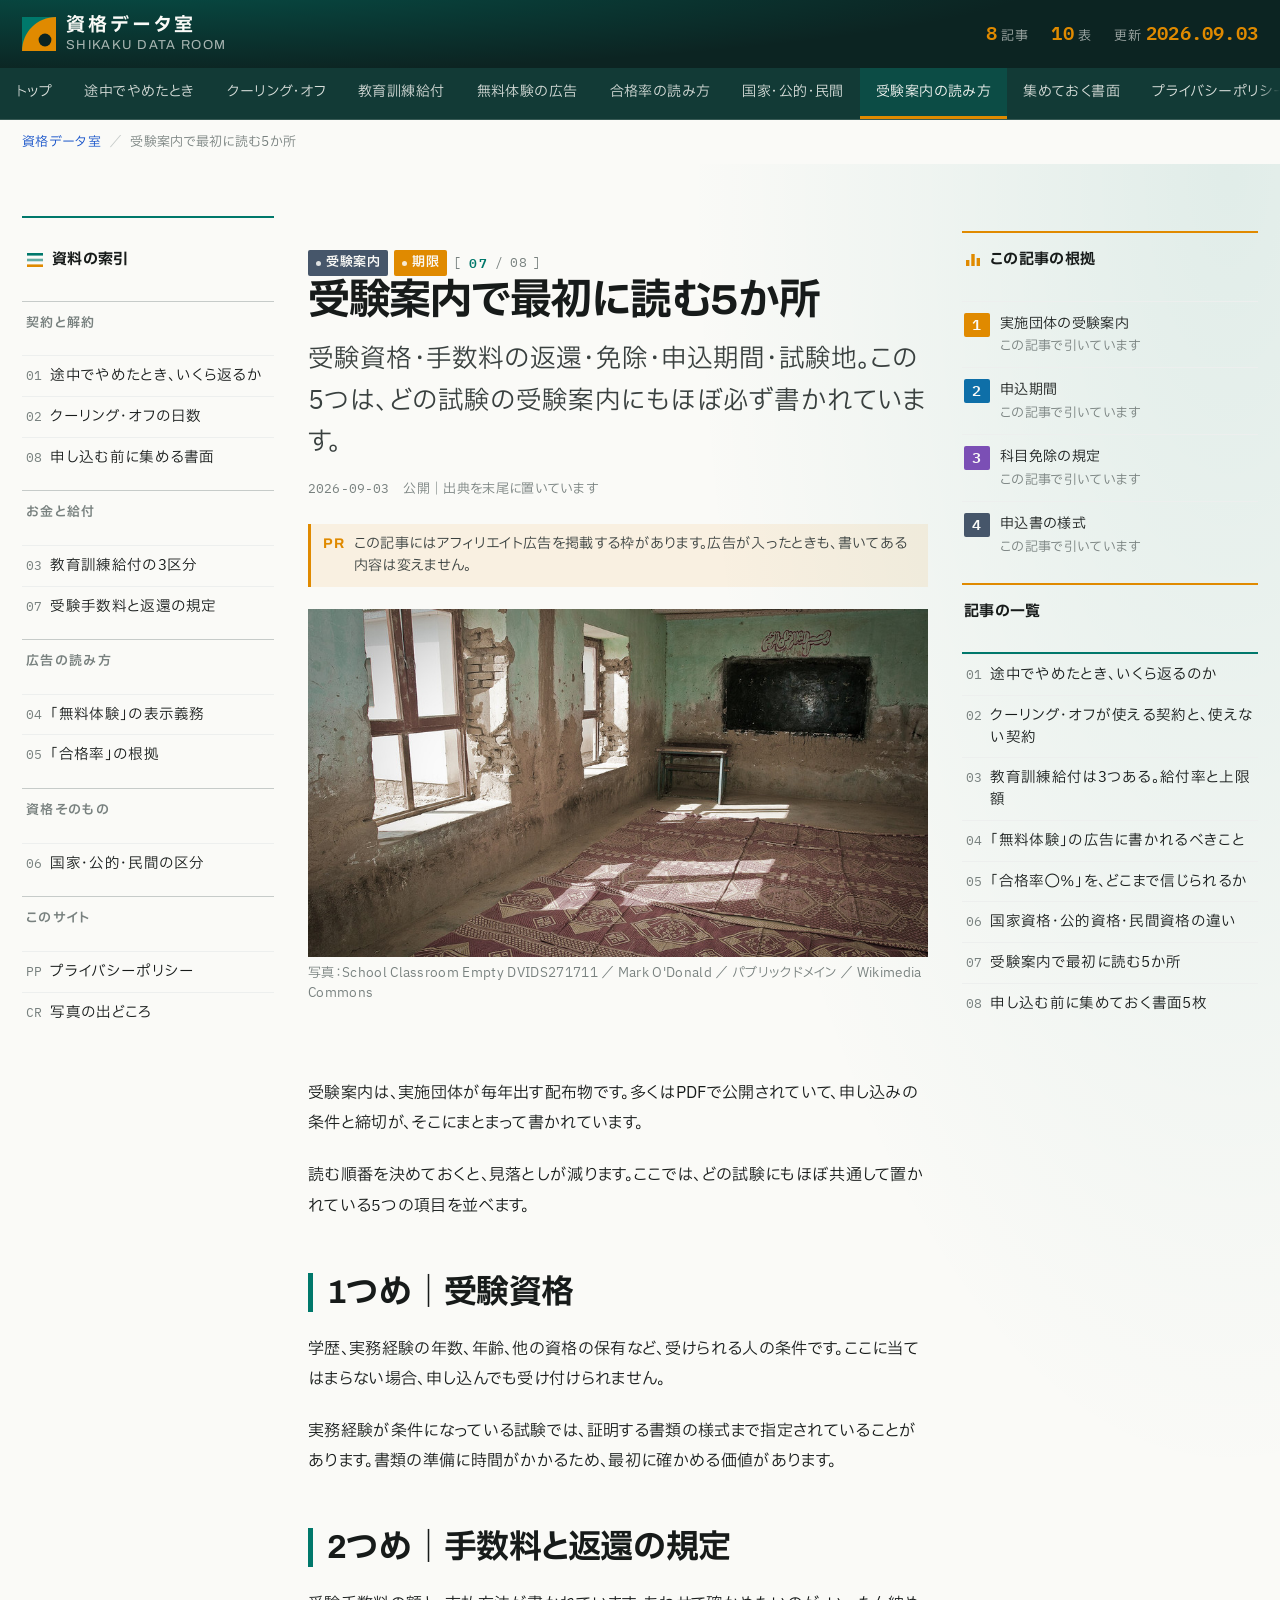
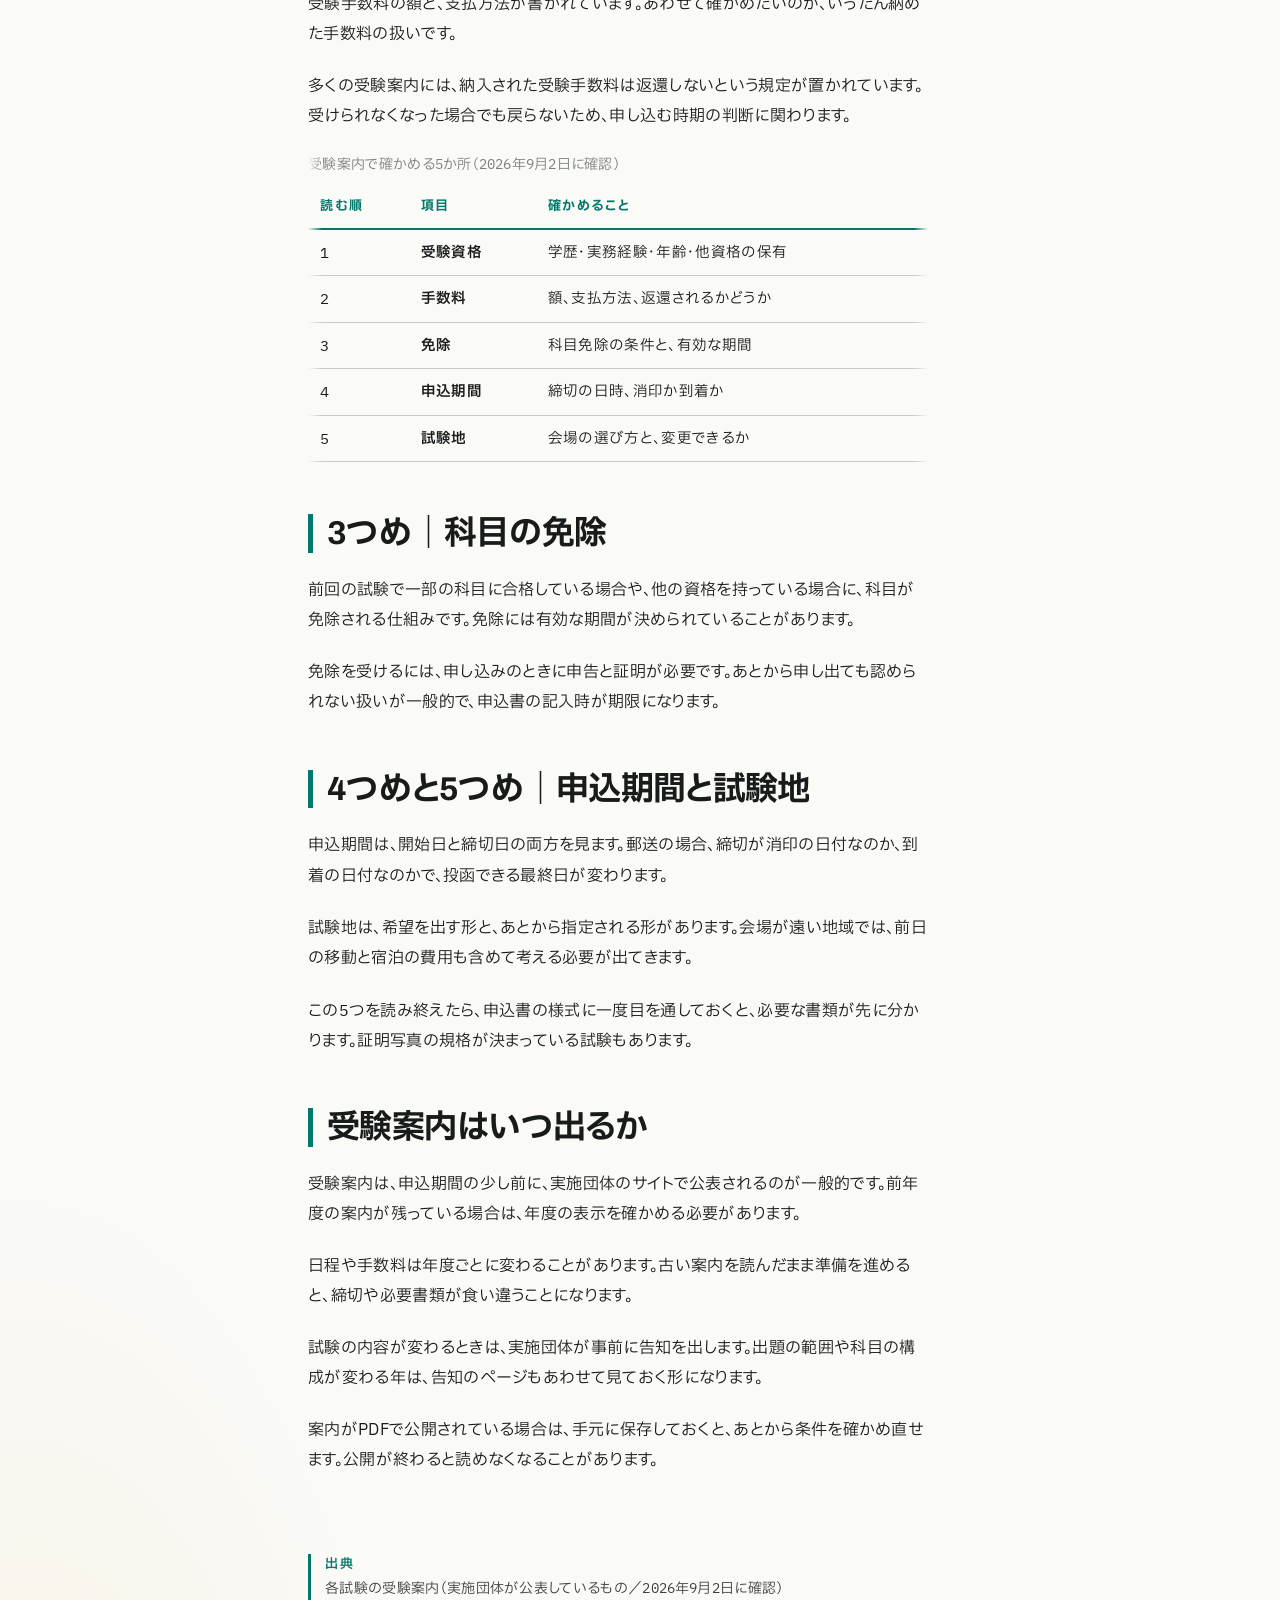
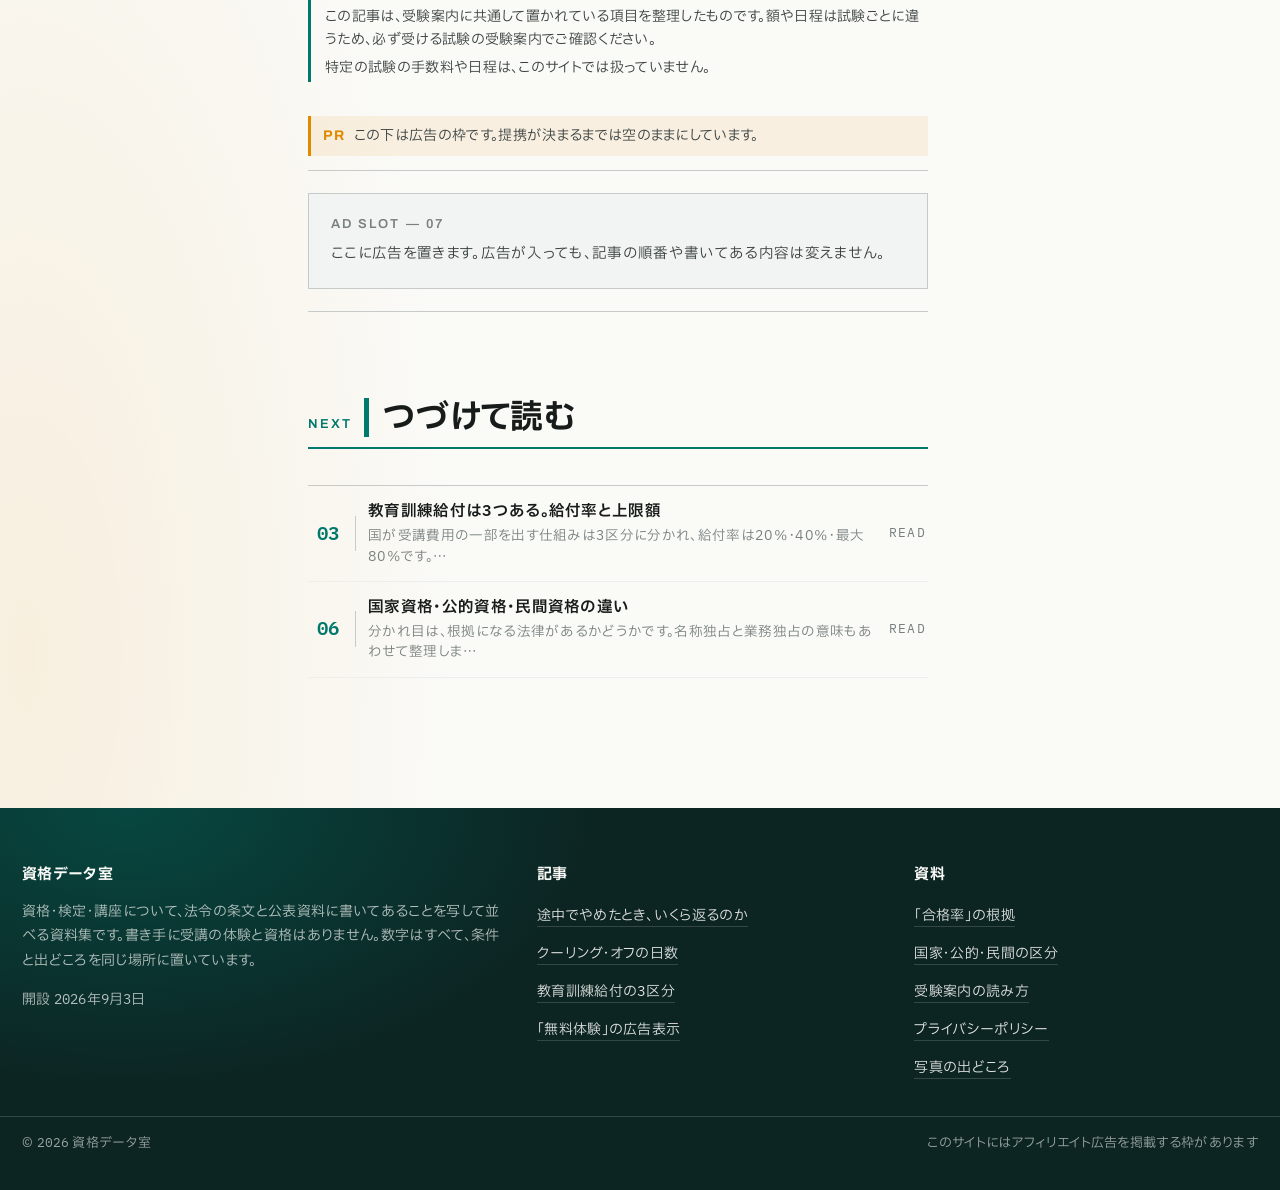
<file: kiji-07.html>
<!doctype html>
<html lang="ja">
<head>
<meta charset="utf-8">
<meta name="viewport" content="width=device-width, initial-scale=1">
<title>受験案内で最初に読む5か所 ── 資格データ室</title>
<meta name="description" content="受験資格・手数料の返還・免除・申込期間・試験地。この5つは、どの試験の受験案内にもほぼ必ず書かれています。">
<link rel="canonical" href="https://shikaku-data.com/kiji-07.html">
<link rel="icon" href="assets/favicon.svg" type="image/svg+xml">
<meta property="og:type" content="article">
<meta property="og:site_name" content="資格データ室">
<meta property="og:locale" content="ja_JP">
<meta property="og:title" content="受験案内で最初に読む5か所 ── 資格データ室">
<meta property="og:description" content="受験資格・手数料の返還・免除・申込期間・試験地。この5つは、どの試験の受験案内にもほぼ必ず書かれています。">
<meta property="og:url" content="https://shikaku-data.com/kiji-07.html">
<meta property="og:image" content="https://shikaku-data.com/assets/ogp.png">
<meta name="twitter:card" content="summary_large_image">
<link rel="preconnect" href="https://fonts.googleapis.com">
<link rel="preconnect" href="https://fonts.gstatic.com" crossorigin>
<link href="https://fonts.googleapis.com/css2?family=Archivo:wdth,wght@62..125,400..800&family=IBM+Plex+Mono:wght@400;600&family=IBM+Plex+Sans+JP:wght@300;400;600;700&display=swap" rel="stylesheet">
<link rel="stylesheet" href="assets/style.css">
</head>
<body>

<svg width="0" height="0" aria-hidden="true" focusable="false" style="position:absolute">
  <filter id="tsubu"><feTurbulence type="fractalNoise" baseFrequency="0.82" numOctaves="3"/>
    <feColorMatrix type="saturate" values="0"/></filter>
</svg>

<header class="hd">
  <div class="hd__in">
    <a class="hd__mark" href="index.html">
      <svg class="hd__glyph" viewBox="0 0 34 34" aria-hidden="true" focusable="false">
        <path d="M0 0h34v34H0z" fill="#00786B"/>
        <path d="M34 0v34H0C0 15.2 15.2 0 34 0z" fill="#E08A00"/>
        <circle cx="23" cy="23" r="6.4" fill="#0C2422"/>
      </svg>
      <span><span class="hd__name">資格データ室</span><span class="hd__sub">SHIKAKU DATA ROOM</span></span>
    </a>
    <div class="hd__meta">
      <span><b class="n">8</b> 記事</span>
      <span><b class="n">10</b> 表</span>
      <span>更新 <b class="n">2026.09.03</b></span>
    </div>
  </div>
</header>

<nav class="tabs" aria-label="記事の一覧">
  <div class="tabs__in">
    <a href="index.html">トップ</a>
    <a href="kiji-01.html">途中でやめたとき</a>
    <a href="kiji-02.html">クーリング・オフ</a>
    <a href="kiji-03.html">教育訓練給付</a>
    <a href="kiji-04.html">無料体験の広告</a>
    <a href="kiji-05.html">合格率の読み方</a>
    <a href="kiji-06.html">国家・公的・民間</a>
    <a href="kiji-07.html" aria-current="page">受験案内の読み方</a>
    <a href="kiji-08.html">集めておく書面</a>
    <a href="privacy.html">プライバシーポリシー</a>
  </div>
</nav>

<div class="progress" aria-hidden="true"><i></i></div>
<div class="crumb"><a href="index.html">資格データ室</a><i>／</i><span>受験案内で最初に読む5か所</span></div>

<main id="main">
<section class="band band--paper">
  <div class="wrap three">

    <aside class="side">
      <nav class="idx" aria-label="サイトの索引">
        <p class="idx__h">
          <svg viewBox="0 0 18 18" aria-hidden="true" focusable="false"><rect x="1" y="2" width="16" height="2.6" fill="#00786B"/><rect x="1" y="7.7" width="16" height="2.6" fill="#00786B" opacity=".6"/><rect x="1" y="13.4" width="16" height="2.6" fill="#E08A00"/></svg>
          資料の索引
        </p>
        <p class="idx__g">契約と解約</p>
        <ul>
          <li><a href="kiji-01.html"><span class="n">01</span>途中でやめたとき、いくら返るか</a></li>
          <li><a href="kiji-02.html"><span class="n">02</span>クーリング・オフの日数</a></li>
          <li><a href="kiji-08.html"><span class="n">08</span>申し込む前に集める書面</a></li>
        </ul>
        <p class="idx__g">お金と給付</p>
        <ul>
          <li><a href="kiji-03.html"><span class="n">03</span>教育訓練給付の3区分</a></li>
          <li><a href="kiji-07.html"><span class="n">07</span>受験手数料と返還の規定</a></li>
        </ul>
        <p class="idx__g">広告の読み方</p>
        <ul>
          <li><a href="kiji-04.html"><span class="n">04</span>「無料体験」の表示義務</a></li>
          <li><a href="kiji-05.html"><span class="n">05</span>「合格率」の根拠</a></li>
        </ul>
        <p class="idx__g">資格そのもの</p>
        <ul>
          <li><a href="kiji-06.html"><span class="n">06</span>国家・公的・民間の区分</a></li>
        </ul>
        <p class="idx__g">このサイト</p>
        <ul>
          <li><a href="privacy.html"><span class="n">PP</span>プライバシーポリシー</a></li>
          <li><a href="index.html#shashin"><span class="n">CR</span>写真の出どころ</a></li>
        </ul>
      </nav>
    </aside>

    <div class="col-c stack">
      <div class="art__head">
        <div class="tag-row"><span class="tag tag--8">受験案内</span><span class="tag tag--5">期限</span><span class="pager">[ <b>07</b> / <span class="n">08</span> ]</span></div>
        <h1 class="t-h1"><span class="ph">受験案内で</span><span class="ph">最初に読む</span><span class="ph">5か所</span></h1>
        <p class="t-lede" style="margin-top:14px">受験資格・手数料の返還・免除・申込期間・試験地。この5つは、どの試験の受験案内にもほぼ必ず書かれています。</p>
        <p class="art__meta"><span class="n">2026-09-03</span> 公開｜出典を末尾に置いています</p>
        <div class="disc" style="margin-top:22px"><b>PR</b><span>この記事にはアフィリエイト広告を掲載する枠があります。広告が入ったときも、書いてある内容は変えません。</span></div>
        <figure class="art__pic" data-rv>
          <img src="assets/photo/kyoshitsu-kara_900.jpg" srcset="assets/photo/kyoshitsu-kara_480.jpg 480w, assets/photo/kyoshitsu-kara_900.jpg 900w, assets/photo/kyoshitsu-kara_1600.jpg 1600w" sizes="(min-width:1100px) 720px, 100vw"
               width="900" height="506" alt="机が整然と並ぶ、人のいない教室">
          <figcaption>写真：School Classroom Empty DVIDS271711 ／ Mark O'Donald ／ パブリックドメイン ／ Wikimedia Commons</figcaption>
        </figure>
      </div>

      <div class="art__body stack">

<p class="t-body">受験案内は、実施団体が毎年出す配布物です。多くはPDFで公開されていて、申し込みの条件と締切が、そこにまとまって書かれています。</p>
<p class="t-body">読む順番を決めておくと、見落としが減ります。ここでは、どの試験にもほぼ共通して置かれている<span class="n">5</span>つの項目を並べます。</p>

<h2 class="t-h2"><span class="ph">1つめ｜</span><span class="ph">受験資格</span></h2>
<p class="t-body">学歴、実務経験の年数、年齢、他の資格の保有など、受けられる人の条件です。ここに当てはまらない場合、申し込んでも受け付けられません。</p>
<p class="t-body">実務経験が条件になっている試験では、証明する書類の様式まで指定されていることがあります。書類の準備に時間がかかるため、最初に確かめる価値があります。</p>

<h2 class="t-h2"><span class="ph">2つめ｜</span><span class="ph">手数料と</span><span class="ph">返還の規定</span></h2>
<p class="t-body">受験手数料の額と、支払方法が書かれています。あわせて確かめたいのが、いったん納めた手数料の扱いです。</p>
<p class="t-body">多くの受験案内には、納入された受験手数料は返還しないという規定が置かれています。受けられなくなった場合でも戻らないため、申し込む時期の判断に関わります。</p>
<div class="tbl-wrap">
<table class="dt">
<caption>受験案内で確かめる<span class="n">5</span>か所（<span class="n">2026</span>年<span class="n">9</span>月<span class="n">2</span>日に確認）</caption>
<thead><tr><th>読む順</th><th>項目</th><th>確かめること</th></tr></thead>
<tbody>
<tr><td class="n">1</td><th>受験資格</th><td>学歴・実務経験・年齢・他資格の保有</td></tr>
<tr><td class="n">2</td><th>手数料</th><td>額、支払方法、返還されるかどうか</td></tr>
<tr><td class="n">3</td><th>免除</th><td>科目免除の条件と、有効な期間</td></tr>
<tr><td class="n">4</td><th>申込期間</th><td>締切の日時、消印か到着か</td></tr>
<tr><td class="n">5</td><th>試験地</th><td>会場の選び方と、変更できるか</td></tr>
</tbody></table>
</div>

<h2 class="t-h2"><span class="ph">3つめ｜</span><span class="ph">科目の免除</span></h2>
<p class="t-body">前回の試験で一部の科目に合格している場合や、他の資格を持っている場合に、科目が免除される仕組みです。免除には有効な期間が決められていることがあります。</p>
<p class="t-body">免除を受けるには、申し込みのときに申告と証明が必要です。あとから申し出ても認められない扱いが一般的で、申込書の記入時が期限になります。</p>

<h2 class="t-h2"><span class="ph">4つめと5つめ｜</span><span class="ph">申込期間と試験地</span></h2>
<p class="t-body">申込期間は、開始日と締切日の両方を見ます。郵送の場合、締切が消印の日付なのか、到着の日付なのかで、投函できる最終日が変わります。</p>
<p class="t-body">試験地は、希望を出す形と、あとから指定される形があります。会場が遠い地域では、前日の移動と宿泊の費用も含めて考える必要が出てきます。</p>
<p class="t-body">この<span class="n">5</span>つを読み終えたら、申込書の様式に一度目を通しておくと、必要な書類が先に分かります。証明写真の規格が決まっている試験もあります。</p>

<h2 class="t-h2"><span class="ph">受験案内は</span><span class="ph">いつ出るか</span></h2>
<p class="t-body">受験案内は、申込期間の少し前に、実施団体のサイトで公表されるのが一般的です。前年度の案内が残っている場合は、年度の表示を確かめる必要があります。</p>
<p class="t-body">日程や手数料は年度ごとに変わることがあります。古い案内を読んだまま準備を進めると、締切や必要書類が食い違うことになります。</p>
<p class="t-body">試験の内容が変わるときは、実施団体が事前に告知を出します。出題の範囲や科目の構成が変わる年は、告知のページもあわせて見ておく形になります。</p>
<p class="t-body">案内がPDFで公開されている場合は、手元に保存しておくと、あとから条件を確かめ直せます。公開が終わると読めなくなることがあります。</p>

        <div class="src" data-rv>
          <span class="lab">出典</span>
<p>各試験の受験案内（実施団体が公表しているもの／<span class="n">2026</span>年<span class="n">9</span>月<span class="n">2</span>日に確認）</p>
<p>この記事は、受験案内に共通して置かれている項目を整理したものです。額や日程は試験ごとに違うため、必ず受ける試験の受験案内でご確認ください。</p>
<p>特定の試験の手数料や日程は、このサイトでは扱っていません。</p>
        </div>

        <div data-rv>
          <div class="disc" style="margin-top:34px"><b>PR</b><span>この下は広告の枠です。提携が決まるまでは空のままにしています。</span></div>
          <!-- 広告 -->
          <div class="adslot ad-slot" data-ad="1">
            <div class="adslot__box">
              <span class="lab">AD SLOT — 07</span>
              <p>ここに広告を置きます。広告が入っても、記事の順番や書いてある内容は変えません。</p>
            </div>
          </div>
        </div>

        <div class="next" data-rv>
          <div class="sec__h"><span class="lab">Next</span><h2 class="t-h2"><span class="ph">つづけて読む</span></h2></div>
          <ul class="listB"><li><a href="kiji-03.html"><span class="listB__no n">03</span><span class="listB__t">教育訓練給付は3つある。給付率と上限額<span>国が受講費用の一部を出す仕組みは3区分に分かれ、給付率は20％・40％・最大80％です。…</span></span><span class="listB__go n">READ</span></a></li><li><a href="kiji-06.html"><span class="listB__no n">06</span><span class="listB__t">国家資格・公的資格・民間資格の違い<span>分かれ目は、根拠になる法律があるかどうかです。名称独占と業務独占の意味もあわせて整理しま…</span></span><span class="listB__go n">READ</span></a></li></ul>
        </div>
      </div>
    </div>

    <aside class="side">
      <p class="rail__h">
        <svg viewBox="0 0 18 18" aria-hidden="true" focusable="false"><path d="M2 15h3.4v-6H2zM7.3 15h3.4V3H7.3zM12.6 15H16V7h-3.4z" fill="#E08A00"/></svg>
        この記事の根拠
      </p>
      <ol class="rank"><li><b class="n">1</b><p>実施団体の受験案内<span class="rank__sub">この記事で引いています</span></p></li><li><b class="n">2</b><p>申込期間<span class="rank__sub">この記事で引いています</span></p></li><li><b class="n">3</b><p>科目免除の規定<span class="rank__sub">この記事で引いています</span></p></li><li><b class="n">4</b><p>申込書の様式<span class="rank__sub">この記事で引いています</span></p></li></ol>
      <p class="rail__h">記事の一覧</p>
      <nav class="idx" aria-label="記事の一覧">
        <ul>
          <li><a href="kiji-01.html"><span class="n">01</span>途中でやめたとき、いくら返るのか</a></li>
          <li><a href="kiji-02.html"><span class="n">02</span>クーリング・オフが使える契約と、使えない契約</a></li>
          <li><a href="kiji-03.html"><span class="n">03</span>教育訓練給付は3つある。給付率と上限額</a></li>
          <li><a href="kiji-04.html"><span class="n">04</span>「無料体験」の広告に書かれるべきこと</a></li>
          <li><a href="kiji-05.html"><span class="n">05</span>「合格率◯％」を、どこまで信じられるか</a></li>
          <li><a href="kiji-06.html"><span class="n">06</span>国家資格・公的資格・民間資格の違い</a></li>
          <li><a href="kiji-07.html"><span class="n">07</span>受験案内で最初に読む5か所</a></li>
          <li><a href="kiji-08.html"><span class="n">08</span>申し込む前に集めておく書面5枚</a></li>
        </ul>
      </nav>
    </aside>

  </div>
</section>
</main>

<footer class="ft">
  <div class="ft__in">
    <div>
      <h2>資格データ室</h2>
      <p>資格・検定・講座について、法令の条文と公表資料に書いてあることを写して並べる資料集です。書き手に受講の体験と資格はありません。数字はすべて、条件と出どころを同じ場所に置いています。</p>
      <p style="margin-top:14px">開設 <span class="n">2026</span>年<span class="n">9</span>月<span class="n">3</span>日</p>
    </div>
    <div>
      <h2>記事</h2>
      <ul>
        <li><a href="kiji-01.html">途中でやめたとき、いくら返るのか</a></li>
        <li><a href="kiji-02.html">クーリング・オフの日数</a></li>
        <li><a href="kiji-03.html">教育訓練給付の3区分</a></li>
        <li><a href="kiji-04.html">「無料体験」の広告表示</a></li>
      </ul>
    </div>
    <div>
      <h2>資料</h2>
      <ul>
        <li><a href="kiji-05.html">「合格率」の根拠</a></li>
        <li><a href="kiji-06.html">国家・公的・民間の区分</a></li>
        <li><a href="kiji-07.html">受験案内の読み方</a></li>
        <li><a href="privacy.html">プライバシーポリシー</a></li>
        <li><a href="index.html#shashin">写真の出どころ</a></li>
      </ul>
    </div>
  </div>
  <div class="ft__bar">
    <span>© <span class="n">2026</span> 資格データ室</span>
    <span>このサイトにはアフィリエイト広告を掲載する枠があります</span>
  </div>
</footer>

<script src="assets/app.js"></script>
</body>
</html>
</file>
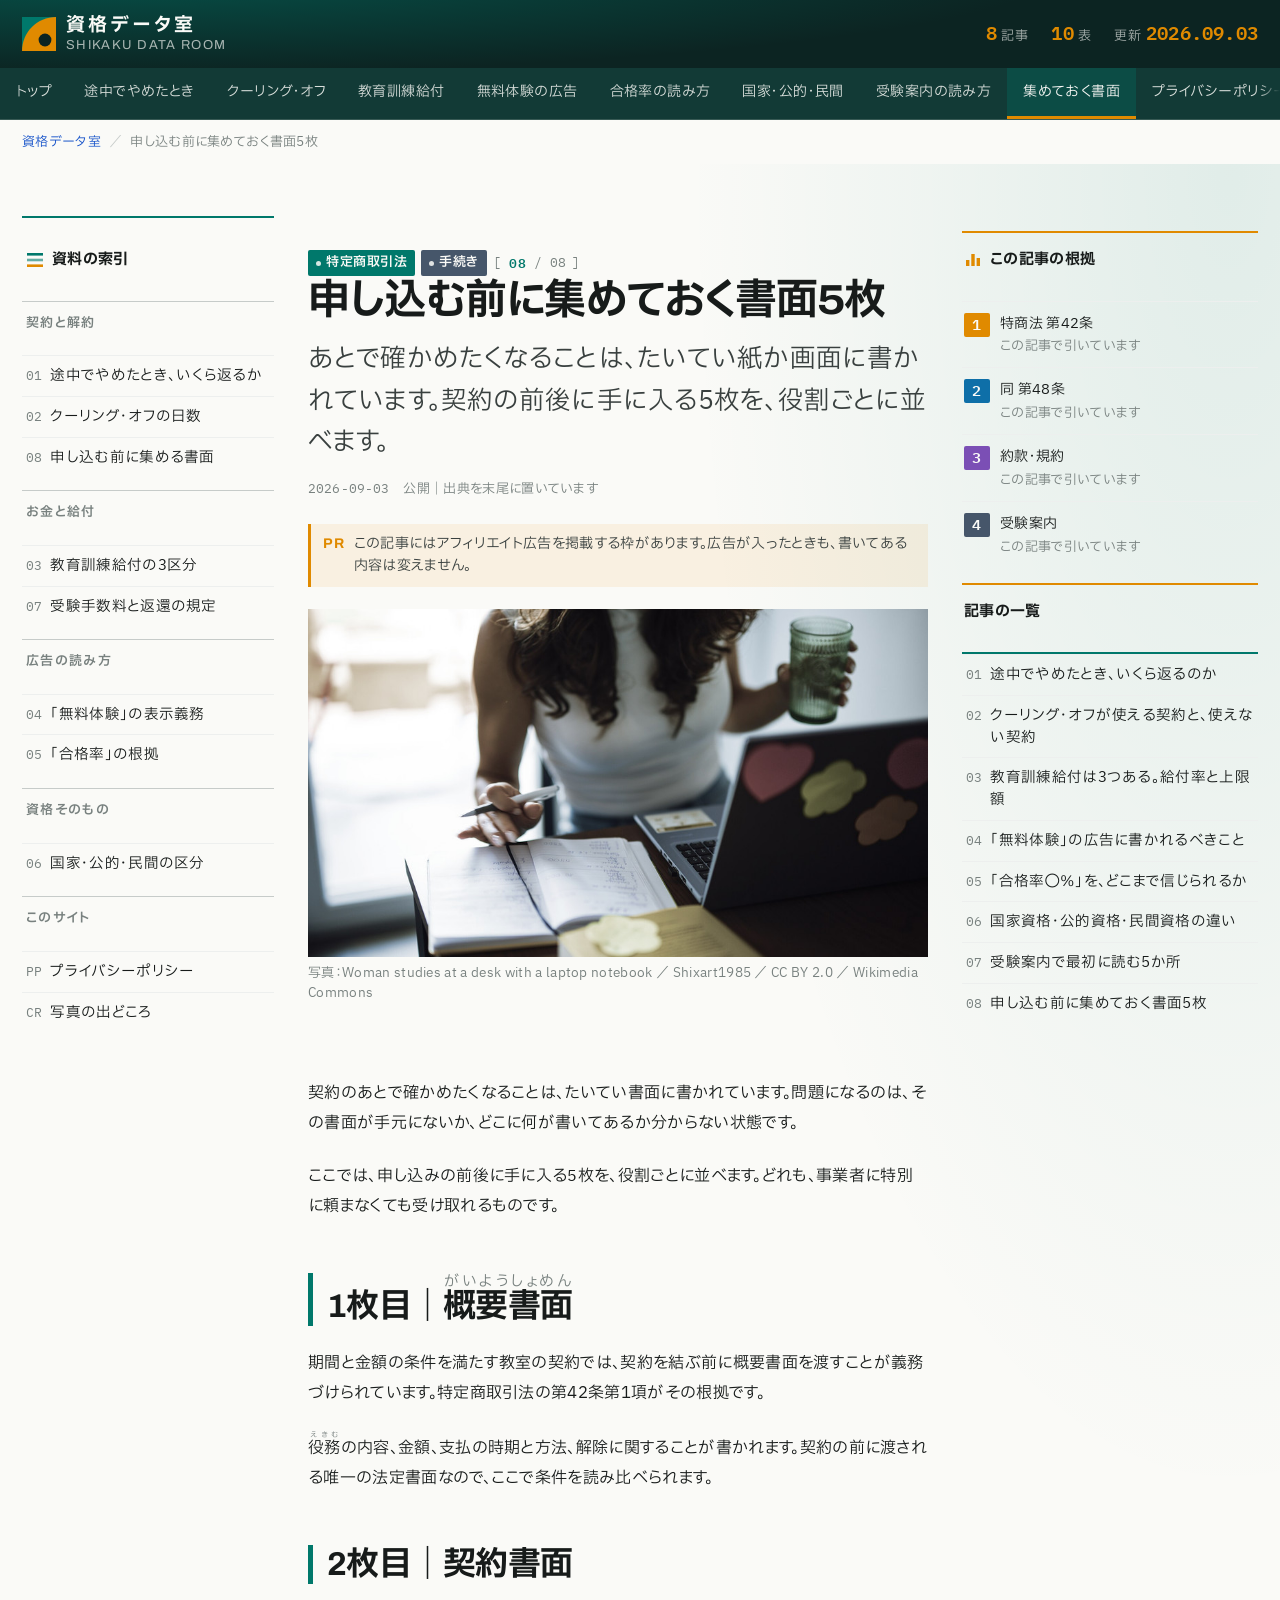
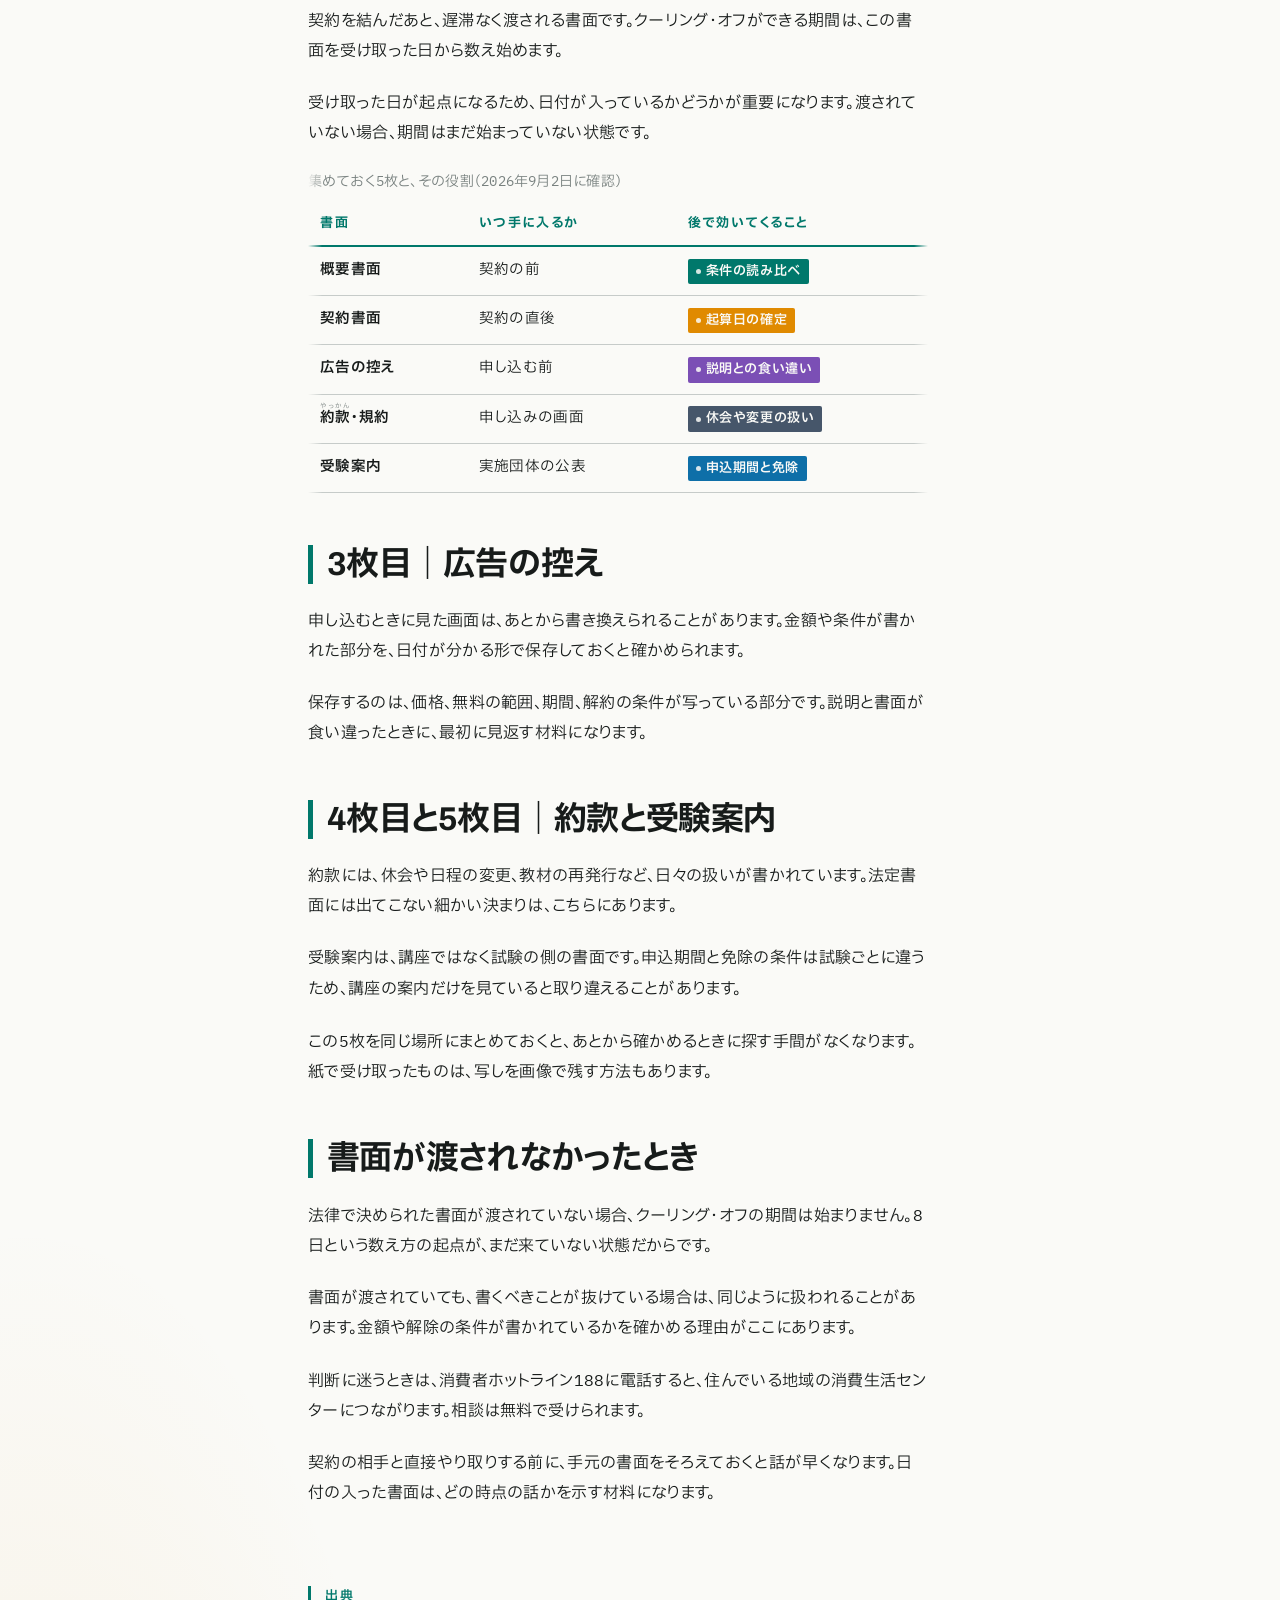
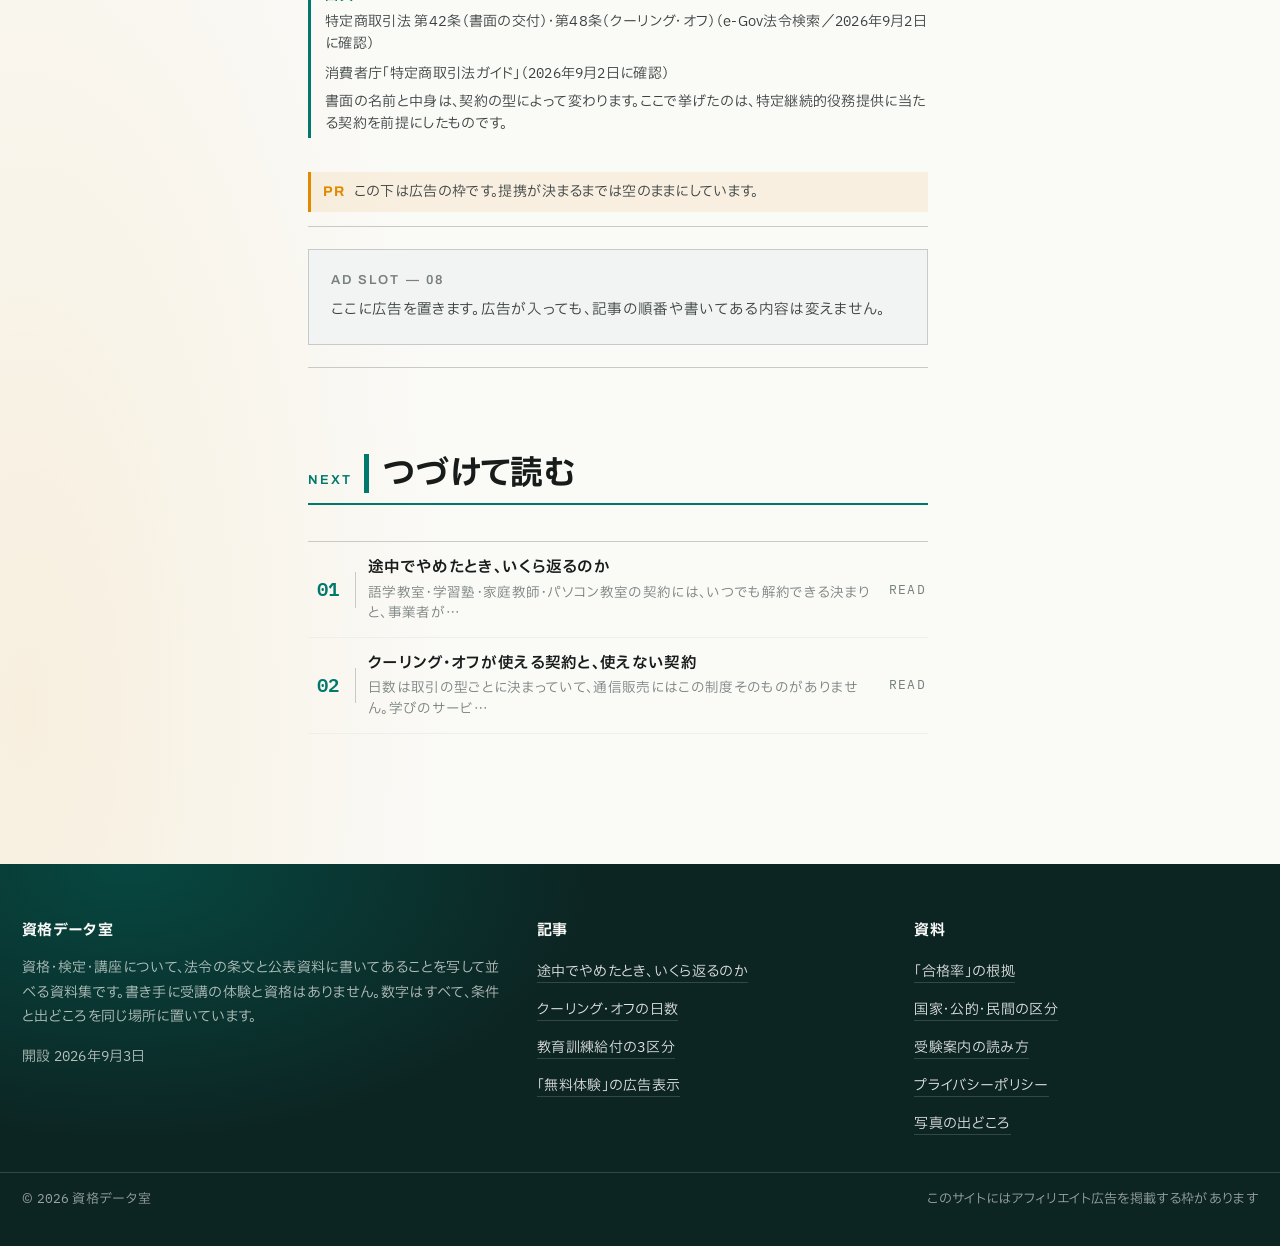
<file: kiji-08.html>
<!doctype html>
<html lang="ja">
<head>
<meta charset="utf-8">
<meta name="viewport" content="width=device-width, initial-scale=1">
<title>申し込む前に集めておく書面5枚 ── 資格データ室</title>
<meta name="description" content="あとで確かめたくなることは、たいてい紙か画面に書かれています。契約の前後に手に入る5枚を、役割ごとに並べます。">
<link rel="canonical" href="https://shikaku-data.com/kiji-08.html">
<link rel="icon" href="assets/favicon.svg" type="image/svg+xml">
<meta property="og:type" content="article">
<meta property="og:site_name" content="資格データ室">
<meta property="og:locale" content="ja_JP">
<meta property="og:title" content="申し込む前に集めておく書面5枚 ── 資格データ室">
<meta property="og:description" content="あとで確かめたくなることは、たいてい紙か画面に書かれています。契約の前後に手に入る5枚を、役割ごとに並べます。">
<meta property="og:url" content="https://shikaku-data.com/kiji-08.html">
<meta property="og:image" content="https://shikaku-data.com/assets/ogp.png">
<meta name="twitter:card" content="summary_large_image">
<link rel="preconnect" href="https://fonts.googleapis.com">
<link rel="preconnect" href="https://fonts.gstatic.com" crossorigin>
<link href="https://fonts.googleapis.com/css2?family=Archivo:wdth,wght@62..125,400..800&family=IBM+Plex+Mono:wght@400;600&family=IBM+Plex+Sans+JP:wght@300;400;600;700&display=swap" rel="stylesheet">
<link rel="stylesheet" href="assets/style.css">
</head>
<body>

<svg width="0" height="0" aria-hidden="true" focusable="false" style="position:absolute">
  <filter id="tsubu"><feTurbulence type="fractalNoise" baseFrequency="0.82" numOctaves="3"/>
    <feColorMatrix type="saturate" values="0"/></filter>
</svg>

<header class="hd">
  <div class="hd__in">
    <a class="hd__mark" href="index.html">
      <svg class="hd__glyph" viewBox="0 0 34 34" aria-hidden="true" focusable="false">
        <path d="M0 0h34v34H0z" fill="#00786B"/>
        <path d="M34 0v34H0C0 15.2 15.2 0 34 0z" fill="#E08A00"/>
        <circle cx="23" cy="23" r="6.4" fill="#0C2422"/>
      </svg>
      <span><span class="hd__name">資格データ室</span><span class="hd__sub">SHIKAKU DATA ROOM</span></span>
    </a>
    <div class="hd__meta">
      <span><b class="n">8</b> 記事</span>
      <span><b class="n">10</b> 表</span>
      <span>更新 <b class="n">2026.09.03</b></span>
    </div>
  </div>
</header>

<nav class="tabs" aria-label="記事の一覧">
  <div class="tabs__in">
    <a href="index.html">トップ</a>
    <a href="kiji-01.html">途中でやめたとき</a>
    <a href="kiji-02.html">クーリング・オフ</a>
    <a href="kiji-03.html">教育訓練給付</a>
    <a href="kiji-04.html">無料体験の広告</a>
    <a href="kiji-05.html">合格率の読み方</a>
    <a href="kiji-06.html">国家・公的・民間</a>
    <a href="kiji-07.html">受験案内の読み方</a>
    <a href="kiji-08.html" aria-current="page">集めておく書面</a>
    <a href="privacy.html">プライバシーポリシー</a>
  </div>
</nav>

<div class="progress" aria-hidden="true"><i></i></div>
<div class="crumb"><a href="index.html">資格データ室</a><i>／</i><span>申し込む前に集めておく書面5枚</span></div>

<main id="main">
<section class="band band--paper">
  <div class="wrap three">

    <aside class="side">
      <nav class="idx" aria-label="サイトの索引">
        <p class="idx__h">
          <svg viewBox="0 0 18 18" aria-hidden="true" focusable="false"><rect x="1" y="2" width="16" height="2.6" fill="#00786B"/><rect x="1" y="7.7" width="16" height="2.6" fill="#00786B" opacity=".6"/><rect x="1" y="13.4" width="16" height="2.6" fill="#E08A00"/></svg>
          資料の索引
        </p>
        <p class="idx__g">契約と解約</p>
        <ul>
          <li><a href="kiji-01.html"><span class="n">01</span>途中でやめたとき、いくら返るか</a></li>
          <li><a href="kiji-02.html"><span class="n">02</span>クーリング・オフの日数</a></li>
          <li><a href="kiji-08.html"><span class="n">08</span>申し込む前に集める書面</a></li>
        </ul>
        <p class="idx__g">お金と給付</p>
        <ul>
          <li><a href="kiji-03.html"><span class="n">03</span>教育訓練給付の3区分</a></li>
          <li><a href="kiji-07.html"><span class="n">07</span>受験手数料と返還の規定</a></li>
        </ul>
        <p class="idx__g">広告の読み方</p>
        <ul>
          <li><a href="kiji-04.html"><span class="n">04</span>「無料体験」の表示義務</a></li>
          <li><a href="kiji-05.html"><span class="n">05</span>「合格率」の根拠</a></li>
        </ul>
        <p class="idx__g">資格そのもの</p>
        <ul>
          <li><a href="kiji-06.html"><span class="n">06</span>国家・公的・民間の区分</a></li>
        </ul>
        <p class="idx__g">このサイト</p>
        <ul>
          <li><a href="privacy.html"><span class="n">PP</span>プライバシーポリシー</a></li>
          <li><a href="index.html#shashin"><span class="n">CR</span>写真の出どころ</a></li>
        </ul>
      </nav>
    </aside>

    <div class="col-c stack">
      <div class="art__head">
        <div class="tag-row"><span class="tag tag--1">特定商取引法</span><span class="tag tag--8">手続き</span><span class="pager">[ <b>08</b> / <span class="n">08</span> ]</span></div>
        <h1 class="t-h1"><span class="ph">申し込む前に</span><span class="ph">集めておく</span><span class="ph">書面5枚</span></h1>
        <p class="t-lede" style="margin-top:14px">あとで確かめたくなることは、たいてい紙か画面に書かれています。契約の前後に手に入る5枚を、役割ごとに並べます。</p>
        <p class="art__meta"><span class="n">2026-09-03</span> 公開｜出典を末尾に置いています</p>
        <div class="disc" style="margin-top:22px"><b>PR</b><span>この記事にはアフィリエイト広告を掲載する枠があります。広告が入ったときも、書いてある内容は変えません。</span></div>
        <figure class="art__pic" data-rv>
          <img src="assets/photo/tsukue-note_900.jpg" srcset="assets/photo/tsukue-note_480.jpg 480w, assets/photo/tsukue-note_900.jpg 900w, assets/photo/tsukue-note_1600.jpg 1600w" sizes="(min-width:1100px) 720px, 100vw"
               width="900" height="506" alt="開いたノートとノートパソコンが置かれた机">
          <figcaption>写真：Woman studies at a desk with a laptop notebook ／ Shixart1985 ／ CC BY 2.0 ／ Wikimedia Commons</figcaption>
        </figure>
      </div>

      <div class="art__body stack">

<p class="t-body">契約のあとで確かめたくなることは、たいてい書面に書かれています。問題になるのは、その書面が手元にないか、どこに何が書いてあるか分からない状態です。</p>
<p class="t-body">ここでは、申し込みの前後に手に入る<span class="n">5</span>枚を、役割ごとに並べます。どれも、事業者に特別に頼まなくても受け取れるものです。</p>

<h2 class="t-h2"><span class="ph">1枚目｜</span><span class="ph"><ruby>概要書面<rt>がいようしょめん</rt></ruby></span></h2>
<p class="t-body">期間と金額の条件を満たす教室の契約では、契約を結ぶ前に概要書面を渡すことが義務づけられています。特定商取引法の第42条第1項がその根拠です。</p>
<p class="t-body"><ruby>役務<rt>えきむ</rt></ruby>の内容、金額、支払の時期と方法、解除に関することが書かれます。契約の前に渡される唯一の法定書面なので、ここで条件を読み比べられます。</p>

<h2 class="t-h2"><span class="ph">2枚目｜</span><span class="ph">契約書面</span></h2>
<p class="t-body">契約を結んだあと、遅滞なく渡される書面です。クーリング・オフができる期間は、この書面を受け取った日から数え始めます。</p>
<p class="t-body">受け取った日が起点になるため、日付が入っているかどうかが重要になります。渡されていない場合、期間はまだ始まっていない状態です。</p>
<div class="tbl-wrap">
<table class="dt">
<caption>集めておく<span class="n">5</span>枚と、その役割（<span class="n">2026</span>年<span class="n">9</span>月<span class="n">2</span>日に確認）</caption>
<thead><tr><th>書面</th><th>いつ手に入るか</th><th>後で効いてくること</th></tr></thead>
<tbody>
<tr><th>概要書面</th><td>契約の前</td><td><span class="tag tag--1">条件の読み比べ</span></td></tr>
<tr><th>契約書面</th><td>契約の直後</td><td><span class="tag tag--5">起算日の確定</span></td></tr>
<tr><th>広告の控え</th><td>申し込む前</td><td><span class="tag tag--3">説明との食い違い</span></td></tr>
<tr><th><ruby>約款<rt>やっかん</rt></ruby>・規約</th><td>申し込みの画面</td><td><span class="tag tag--8">休会や変更の扱い</span></td></tr>
<tr><th>受験案内</th><td>実施団体の公表</td><td><span class="tag tag--2">申込期間と免除</span></td></tr>
</tbody></table>
</div>

<h2 class="t-h2"><span class="ph">3枚目｜</span><span class="ph">広告の控え</span></h2>
<p class="t-body">申し込むときに見た画面は、あとから書き換えられることがあります。金額や条件が書かれた部分を、日付が分かる形で保存しておくと確かめられます。</p>
<p class="t-body">保存するのは、価格、無料の範囲、期間、解約の条件が写っている部分です。説明と書面が食い違ったときに、最初に見返す材料になります。</p>

<h2 class="t-h2"><span class="ph">4枚目と5枚目｜</span><span class="ph">約款と</span><span class="ph">受験案内</span></h2>
<p class="t-body">約款には、休会や日程の変更、教材の再発行など、日々の扱いが書かれています。法定書面には出てこない細かい決まりは、こちらにあります。</p>
<p class="t-body">受験案内は、講座ではなく試験の側の書面です。申込期間と免除の条件は試験ごとに違うため、講座の案内だけを見ていると取り違えることがあります。</p>
<p class="t-body">この<span class="n">5</span>枚を同じ場所にまとめておくと、あとから確かめるときに探す手間がなくなります。紙で受け取ったものは、写しを画像で残す方法もあります。</p>

<h2 class="t-h2"><span class="ph">書面が</span><span class="ph">渡されなかったとき</span></h2>
<p class="t-body">法律で決められた書面が渡されていない場合、クーリング・オフの期間は始まりません。<span class="n">8</span>日という数え方の起点が、まだ来ていない状態だからです。</p>
<p class="t-body">書面が渡されていても、書くべきことが抜けている場合は、同じように扱われることがあります。金額や解除の条件が書かれているかを確かめる理由がここにあります。</p>
<p class="t-body">判断に迷うときは、消費者ホットライン<span class="n">188</span>に電話すると、住んでいる地域の消費生活センターにつながります。相談は無料で受けられます。</p>
<p class="t-body">契約の相手と直接やり取りする前に、手元の書面をそろえておくと話が早くなります。日付の入った書面は、どの時点の話かを示す材料になります。</p>

        <div class="src" data-rv>
          <span class="lab">出典</span>
<p>特定商取引法 第42条（書面の交付）・第48条（クーリング・オフ）（e-Gov法令検索／<span class="n">2026</span>年<span class="n">9</span>月<span class="n">2</span>日に確認）</p>
<p>消費者庁「特定商取引法ガイド」（<span class="n">2026</span>年<span class="n">9</span>月<span class="n">2</span>日に確認）</p>
<p>書面の名前と中身は、契約の型によって変わります。ここで挙げたのは、特定継続的役務提供に当たる契約を前提にしたものです。</p>
        </div>

        <div data-rv>
          <div class="disc" style="margin-top:34px"><b>PR</b><span>この下は広告の枠です。提携が決まるまでは空のままにしています。</span></div>
          <!-- 広告 -->
          <div class="adslot ad-slot" data-ad="1">
            <div class="adslot__box">
              <span class="lab">AD SLOT — 08</span>
              <p>ここに広告を置きます。広告が入っても、記事の順番や書いてある内容は変えません。</p>
            </div>
          </div>
        </div>

        <div class="next" data-rv>
          <div class="sec__h"><span class="lab">Next</span><h2 class="t-h2"><span class="ph">つづけて読む</span></h2></div>
          <ul class="listB"><li><a href="kiji-01.html"><span class="listB__no n">01</span><span class="listB__t">途中でやめたとき、いくら返るのか<span>語学教室・学習塾・家庭教師・パソコン教室の契約には、いつでも解約できる決まりと、事業者が…</span></span><span class="listB__go n">READ</span></a></li><li><a href="kiji-02.html"><span class="listB__no n">02</span><span class="listB__t">クーリング・オフが使える契約と、使えない契約<span>日数は取引の型ごとに決まっていて、通信販売にはこの制度そのものがありません。学びのサービ…</span></span><span class="listB__go n">READ</span></a></li></ul>
        </div>
      </div>
    </div>

    <aside class="side">
      <p class="rail__h">
        <svg viewBox="0 0 18 18" aria-hidden="true" focusable="false"><path d="M2 15h3.4v-6H2zM7.3 15h3.4V3H7.3zM12.6 15H16V7h-3.4z" fill="#E08A00"/></svg>
        この記事の根拠
      </p>
      <ol class="rank"><li><b class="n">1</b><p>特商法 第42条<span class="rank__sub">この記事で引いています</span></p></li><li><b class="n">2</b><p>同 第48条<span class="rank__sub">この記事で引いています</span></p></li><li><b class="n">3</b><p>約款・規約<span class="rank__sub">この記事で引いています</span></p></li><li><b class="n">4</b><p>受験案内<span class="rank__sub">この記事で引いています</span></p></li></ol>
      <p class="rail__h">記事の一覧</p>
      <nav class="idx" aria-label="記事の一覧">
        <ul>
          <li><a href="kiji-01.html"><span class="n">01</span>途中でやめたとき、いくら返るのか</a></li>
          <li><a href="kiji-02.html"><span class="n">02</span>クーリング・オフが使える契約と、使えない契約</a></li>
          <li><a href="kiji-03.html"><span class="n">03</span>教育訓練給付は3つある。給付率と上限額</a></li>
          <li><a href="kiji-04.html"><span class="n">04</span>「無料体験」の広告に書かれるべきこと</a></li>
          <li><a href="kiji-05.html"><span class="n">05</span>「合格率◯％」を、どこまで信じられるか</a></li>
          <li><a href="kiji-06.html"><span class="n">06</span>国家資格・公的資格・民間資格の違い</a></li>
          <li><a href="kiji-07.html"><span class="n">07</span>受験案内で最初に読む5か所</a></li>
          <li><a href="kiji-08.html"><span class="n">08</span>申し込む前に集めておく書面5枚</a></li>
        </ul>
      </nav>
    </aside>

  </div>
</section>
</main>

<footer class="ft">
  <div class="ft__in">
    <div>
      <h2>資格データ室</h2>
      <p>資格・検定・講座について、法令の条文と公表資料に書いてあることを写して並べる資料集です。書き手に受講の体験と資格はありません。数字はすべて、条件と出どころを同じ場所に置いています。</p>
      <p style="margin-top:14px">開設 <span class="n">2026</span>年<span class="n">9</span>月<span class="n">3</span>日</p>
    </div>
    <div>
      <h2>記事</h2>
      <ul>
        <li><a href="kiji-01.html">途中でやめたとき、いくら返るのか</a></li>
        <li><a href="kiji-02.html">クーリング・オフの日数</a></li>
        <li><a href="kiji-03.html">教育訓練給付の3区分</a></li>
        <li><a href="kiji-04.html">「無料体験」の広告表示</a></li>
      </ul>
    </div>
    <div>
      <h2>資料</h2>
      <ul>
        <li><a href="kiji-05.html">「合格率」の根拠</a></li>
        <li><a href="kiji-06.html">国家・公的・民間の区分</a></li>
        <li><a href="kiji-07.html">受験案内の読み方</a></li>
        <li><a href="privacy.html">プライバシーポリシー</a></li>
        <li><a href="index.html#shashin">写真の出どころ</a></li>
      </ul>
    </div>
  </div>
  <div class="ft__bar">
    <span>© <span class="n">2026</span> 資格データ室</span>
    <span>このサイトにはアフィリエイト広告を掲載する枠があります</span>
  </div>
</footer>

<script src="assets/app.js"></script>
</body>
</html>
</file>
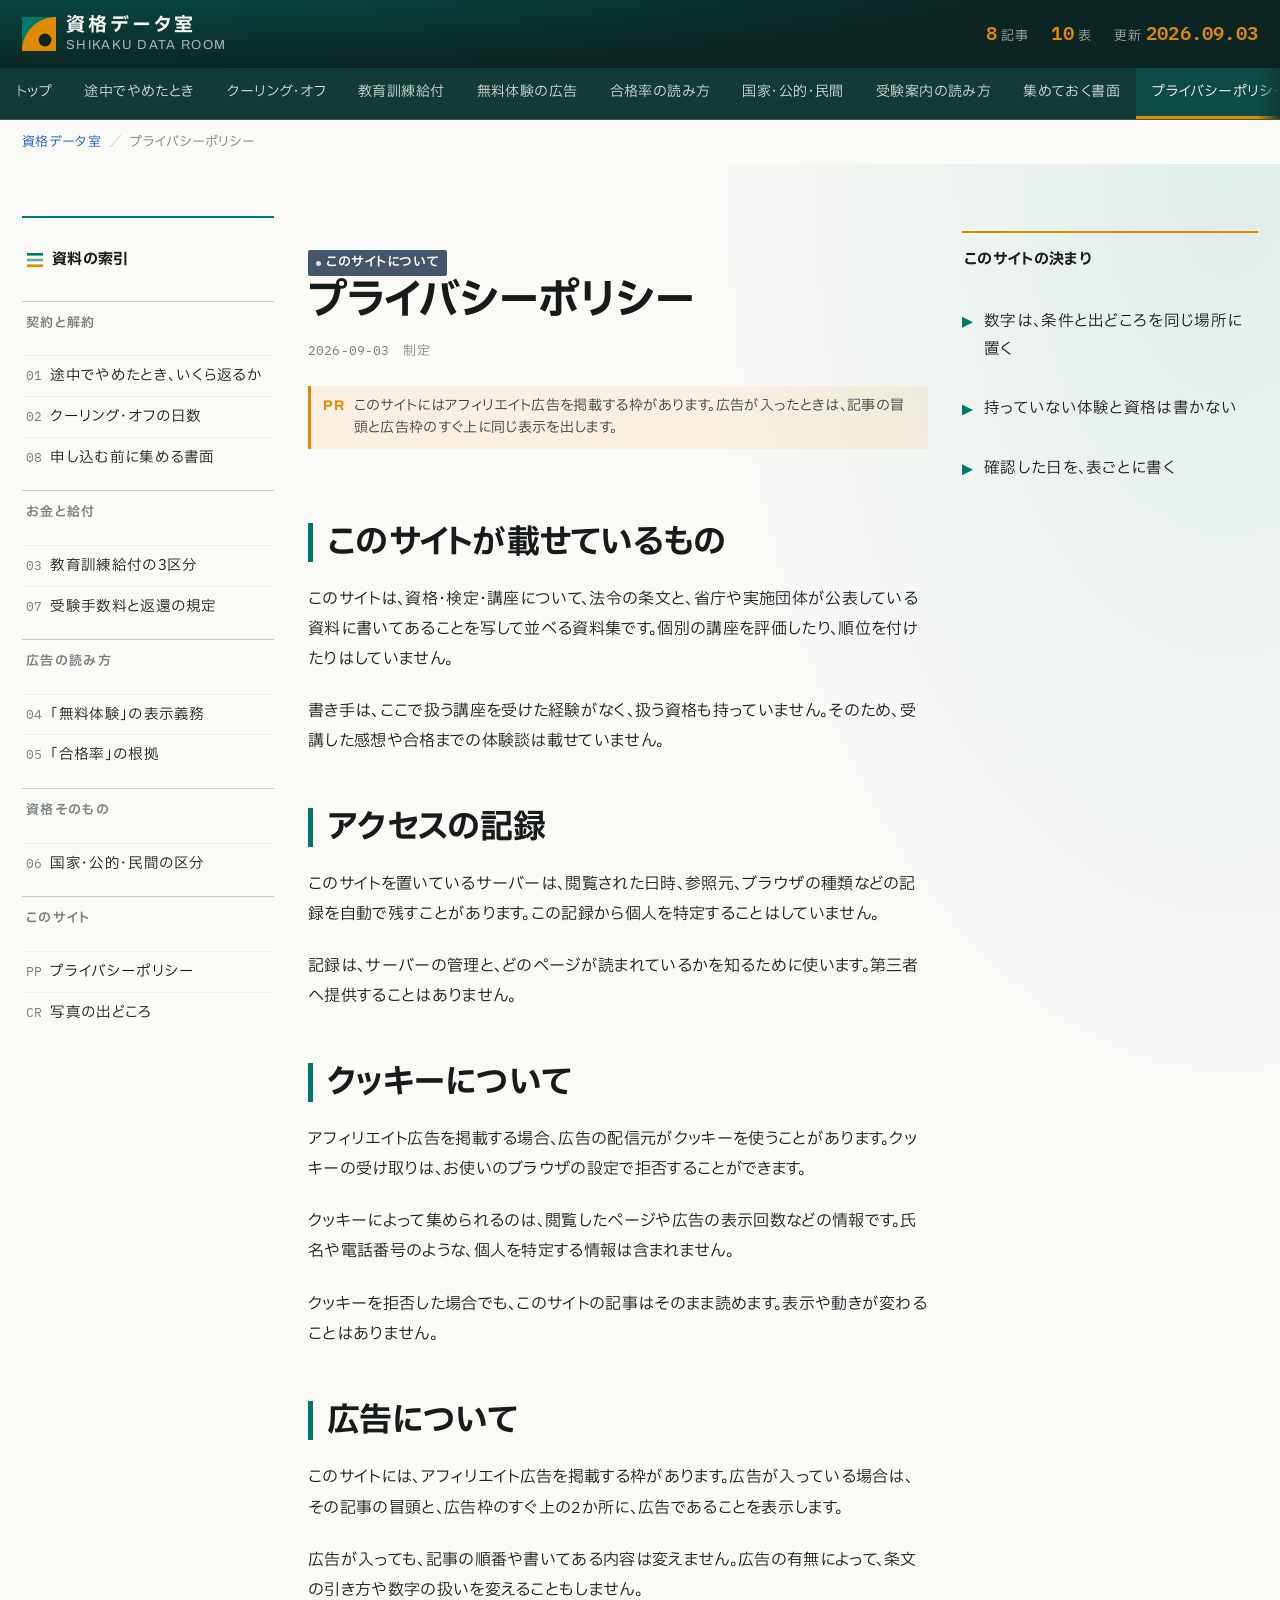
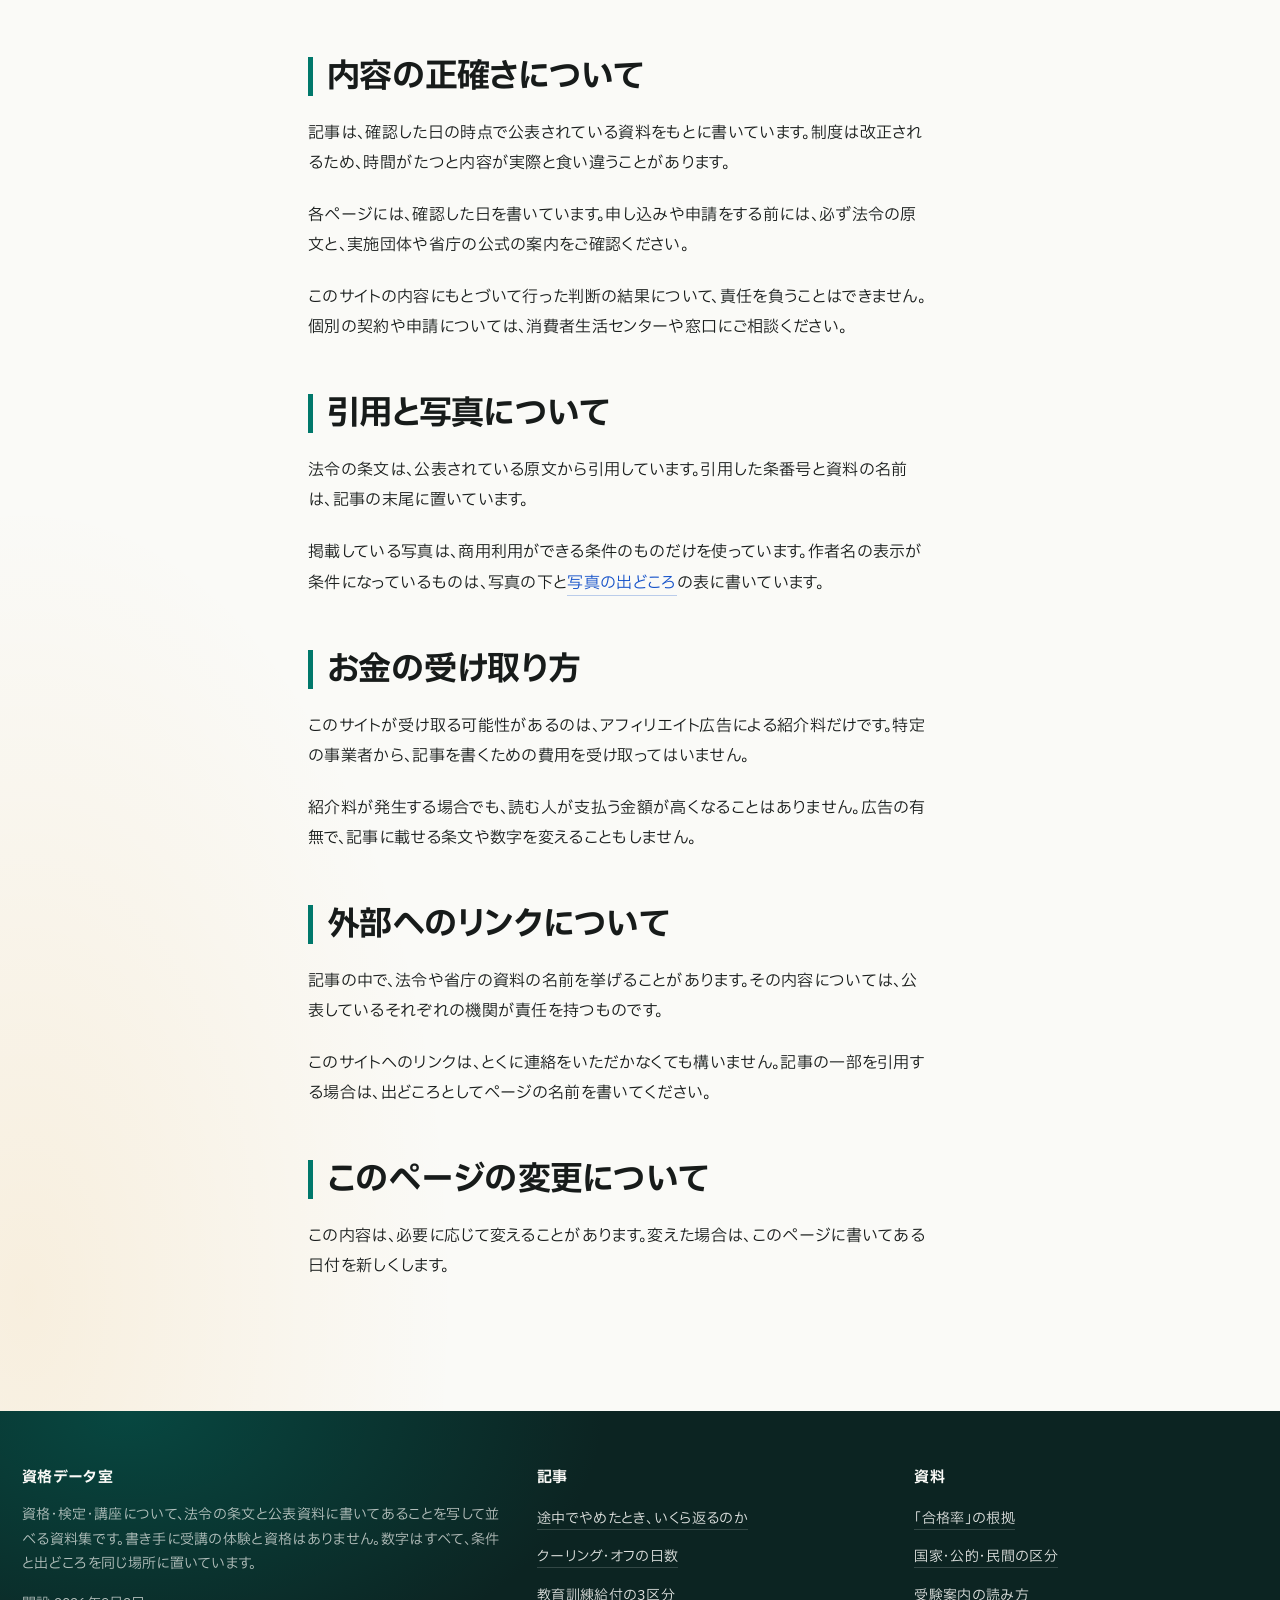
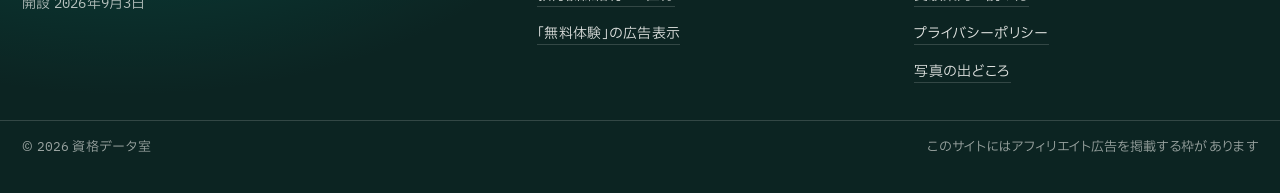
<file: privacy.html>
<!doctype html>
<html lang="ja">
<head>
<meta charset="utf-8">
<meta name="viewport" content="width=device-width, initial-scale=1">
<title>プライバシーポリシー ── 資格データ室</title>
<meta name="description" content="資格データ室のプライバシーポリシーです。">
<link rel="canonical" href="https://shikaku-data.com/privacy.html">
<link rel="icon" href="assets/favicon.svg" type="image/svg+xml">
<meta property="og:type" content="article">
<meta property="og:site_name" content="資格データ室">
<meta property="og:locale" content="ja_JP">
<meta property="og:title" content="プライバシーポリシー ── 資格データ室">
<meta property="og:description" content="資格データ室のプライバシーポリシーです。">
<meta property="og:url" content="https://shikaku-data.com/privacy.html">
<meta property="og:image" content="https://shikaku-data.com/assets/ogp.png">
<meta name="twitter:card" content="summary_large_image">
<link rel="preconnect" href="https://fonts.googleapis.com">
<link rel="preconnect" href="https://fonts.gstatic.com" crossorigin>
<link href="https://fonts.googleapis.com/css2?family=Archivo:wdth,wght@62..125,400..800&family=IBM+Plex+Mono:wght@400;600&family=IBM+Plex+Sans+JP:wght@300;400;600;700&display=swap" rel="stylesheet">
<link rel="stylesheet" href="assets/style.css">
</head>
<body>

<svg width="0" height="0" aria-hidden="true" focusable="false" style="position:absolute">
  <filter id="tsubu"><feTurbulence type="fractalNoise" baseFrequency="0.82" numOctaves="3"/>
    <feColorMatrix type="saturate" values="0"/></filter>
</svg>

<header class="hd">
  <div class="hd__in">
    <a class="hd__mark" href="index.html">
      <svg class="hd__glyph" viewBox="0 0 34 34" aria-hidden="true" focusable="false">
        <path d="M0 0h34v34H0z" fill="#00786B"/>
        <path d="M34 0v34H0C0 15.2 15.2 0 34 0z" fill="#E08A00"/>
        <circle cx="23" cy="23" r="6.4" fill="#0C2422"/>
      </svg>
      <span><span class="hd__name">資格データ室</span><span class="hd__sub">SHIKAKU DATA ROOM</span></span>
    </a>
    <div class="hd__meta">
      <span><b class="n">8</b> 記事</span>
      <span><b class="n">10</b> 表</span>
      <span>更新 <b class="n">2026.09.03</b></span>
    </div>
  </div>
</header>

<nav class="tabs" aria-label="記事の一覧">
  <div class="tabs__in">
    <a href="index.html">トップ</a>
    <a href="kiji-01.html">途中でやめたとき</a>
    <a href="kiji-02.html">クーリング・オフ</a>
    <a href="kiji-03.html">教育訓練給付</a>
    <a href="kiji-04.html">無料体験の広告</a>
    <a href="kiji-05.html">合格率の読み方</a>
    <a href="kiji-06.html">国家・公的・民間</a>
    <a href="kiji-07.html">受験案内の読み方</a>
    <a href="kiji-08.html">集めておく書面</a>
    <a href="privacy.html" aria-current="page">プライバシーポリシー</a>
  </div>
</nav>

<div class="progress" aria-hidden="true"><i></i></div>
<div class="crumb"><a href="index.html">資格データ室</a><i>／</i><span>プライバシーポリシー</span></div>

<main id="main">
<section class="band band--paper">
  <div class="wrap three">
    <aside class="side">
      <nav class="idx" aria-label="サイトの索引">
        <p class="idx__h">
          <svg viewBox="0 0 18 18" aria-hidden="true" focusable="false"><rect x="1" y="2" width="16" height="2.6" fill="#00786B"/><rect x="1" y="7.7" width="16" height="2.6" fill="#00786B" opacity=".6"/><rect x="1" y="13.4" width="16" height="2.6" fill="#E08A00"/></svg>
          資料の索引
        </p>
        <p class="idx__g">契約と解約</p>
        <ul>
          <li><a href="kiji-01.html"><span class="n">01</span>途中でやめたとき、いくら返るか</a></li>
          <li><a href="kiji-02.html"><span class="n">02</span>クーリング・オフの日数</a></li>
          <li><a href="kiji-08.html"><span class="n">08</span>申し込む前に集める書面</a></li>
        </ul>
        <p class="idx__g">お金と給付</p>
        <ul>
          <li><a href="kiji-03.html"><span class="n">03</span>教育訓練給付の3区分</a></li>
          <li><a href="kiji-07.html"><span class="n">07</span>受験手数料と返還の規定</a></li>
        </ul>
        <p class="idx__g">広告の読み方</p>
        <ul>
          <li><a href="kiji-04.html"><span class="n">04</span>「無料体験」の表示義務</a></li>
          <li><a href="kiji-05.html"><span class="n">05</span>「合格率」の根拠</a></li>
        </ul>
        <p class="idx__g">資格そのもの</p>
        <ul>
          <li><a href="kiji-06.html"><span class="n">06</span>国家・公的・民間の区分</a></li>
        </ul>
        <p class="idx__g">このサイト</p>
        <ul>
          <li><a href="privacy.html"><span class="n">PP</span>プライバシーポリシー</a></li>
          <li><a href="index.html#shashin"><span class="n">CR</span>写真の出どころ</a></li>
        </ul>
      </nav>
    </aside>
    <div class="col-c stack">
      <div class="art__head">
        <div class="tag-row"><span class="tag tag--8">このサイトについて</span></div>
        <h1 class="t-h1"><span class="ph">プライバシー</span><span class="ph">ポリシー</span></h1>
        <p class="art__meta"><span class="n">2026-09-03</span> 制定</p>
        <div class="disc" style="margin-top:22px"><b>PR</b><span>このサイトにはアフィリエイト広告を掲載する枠があります。広告が入ったときは、記事の冒頭と広告枠のすぐ上に同じ表示を出します。</span></div>
      </div>
      <div class="art__body stack">
        <h2 class="t-h2"><span class="ph">このサイトが</span><span class="ph">載せているもの</span></h2>
        <p class="t-body">このサイトは、資格・検定・講座について、法令の条文と、省庁や実施団体が公表している資料に書いてあることを写して並べる資料集です。個別の講座を評価したり、順位を付けたりはしていません。</p>
        <p class="t-body">書き手は、ここで扱う講座を受けた経験がなく、扱う資格も持っていません。そのため、受講した感想や合格までの体験談は載せていません。</p>

        <h2 class="t-h2"><span class="ph">アクセスの記録</span></h2>
        <p class="t-body">このサイトを置いているサーバーは、閲覧された日時、参照元、ブラウザの種類などの記録を自動で残すことがあります。この記録から個人を特定することはしていません。</p>
        <p class="t-body">記録は、サーバーの管理と、どのページが読まれているかを知るために使います。第三者へ提供することはありません。</p>

        <h2 class="t-h2"><span class="ph">クッキーについて</span></h2>
        <p class="t-body">アフィリエイト広告を掲載する場合、広告の配信元がクッキーを使うことがあります。クッキーの受け取りは、お使いのブラウザの設定で拒否することができます。</p>
        <p class="t-body">クッキーによって集められるのは、閲覧したページや広告の表示回数などの情報です。氏名や電話番号のような、個人を特定する情報は含まれません。</p>
        <p class="t-body">クッキーを拒否した場合でも、このサイトの記事はそのまま読めます。表示や動きが変わることはありません。</p>

        <h2 class="t-h2"><span class="ph">広告について</span></h2>
        <p class="t-body">このサイトには、アフィリエイト広告を掲載する枠があります。広告が入っている場合は、その記事の冒頭と、広告枠のすぐ上の<span class="n">2</span>か所に、広告であることを表示します。</p>
        <p class="t-body">広告が入っても、記事の順番や書いてある内容は変えません。広告の有無によって、条文の引き方や数字の扱いを変えることもしません。</p>

        <h2 class="t-h2"><span class="ph">内容の</span><span class="ph">正確さについて</span></h2>
        <p class="t-body">記事は、確認した日の時点で公表されている資料をもとに書いています。制度は改正されるため、時間がたつと内容が実際と食い違うことがあります。</p>
        <p class="t-body">各ページには、確認した日を書いています。申し込みや申請をする前には、必ず法令の原文と、実施団体や省庁の公式の案内をご確認ください。</p>
        <p class="t-body">このサイトの内容にもとづいて行った判断の結果について、責任を負うことはできません。個別の契約や申請については、消費者生活センターや窓口にご相談ください。</p>

        <h2 class="t-h2"><span class="ph">引用と</span><span class="ph">写真について</span></h2>
        <p class="t-body">法令の条文は、公表されている原文から引用しています。引用した条番号と資料の名前は、記事の末尾に置いています。</p>
        <p class="t-body">掲載している写真は、商用利用ができる条件のものだけを使っています。作者名の表示が条件になっているものは、写真の下と<a href="index.html#shashin">写真の出どころ</a>の表に書いています。</p>

        <h2 class="t-h2"><span class="ph">お金の</span><span class="ph">受け取り方</span></h2>
        <p class="t-body">このサイトが受け取る可能性があるのは、アフィリエイト広告による紹介料だけです。特定の事業者から、記事を書くための費用を受け取ってはいません。</p>
        <p class="t-body">紹介料が発生する場合でも、読む人が支払う金額が高くなることはありません。広告の有無で、記事に載せる条文や数字を変えることもしません。</p>

        <h2 class="t-h2"><span class="ph">外部への</span><span class="ph">リンクについて</span></h2>
        <p class="t-body">記事の中で、法令や省庁の資料の名前を挙げることがあります。その内容については、公表しているそれぞれの機関が責任を持つものです。</p>
        <p class="t-body">このサイトへのリンクは、とくに連絡をいただかなくても構いません。記事の一部を引用する場合は、出どころとしてページの名前を書いてください。</p>

        <h2 class="t-h2"><span class="ph">このページの</span><span class="ph">変更について</span></h2>
        <p class="t-body">この内容は、必要に応じて変えることがあります。変えた場合は、このページに書いてある日付を新しくします。</p>
      </div>
    </div>
    <aside class="side">
      <p class="rail__h">このサイトの決まり</p>
      <ul class="cl">
        <li class="cl__item t-body">数字は、条件と出どころを同じ場所に置く</li>
        <li class="cl__item t-body">持っていない体験と資格は書かない</li>
        <li class="cl__item t-body">確認した日を、表ごとに書く</li>
      </ul>
    </aside>
  </div>
</section>
</main>

<footer class="ft">
  <div class="ft__in">
    <div>
      <h2>資格データ室</h2>
      <p>資格・検定・講座について、法令の条文と公表資料に書いてあることを写して並べる資料集です。書き手に受講の体験と資格はありません。数字はすべて、条件と出どころを同じ場所に置いています。</p>
      <p style="margin-top:14px">開設 <span class="n">2026</span>年<span class="n">9</span>月<span class="n">3</span>日</p>
    </div>
    <div>
      <h2>記事</h2>
      <ul>
        <li><a href="kiji-01.html">途中でやめたとき、いくら返るのか</a></li>
        <li><a href="kiji-02.html">クーリング・オフの日数</a></li>
        <li><a href="kiji-03.html">教育訓練給付の3区分</a></li>
        <li><a href="kiji-04.html">「無料体験」の広告表示</a></li>
      </ul>
    </div>
    <div>
      <h2>資料</h2>
      <ul>
        <li><a href="kiji-05.html">「合格率」の根拠</a></li>
        <li><a href="kiji-06.html">国家・公的・民間の区分</a></li>
        <li><a href="kiji-07.html">受験案内の読み方</a></li>
        <li><a href="privacy.html">プライバシーポリシー</a></li>
        <li><a href="index.html#shashin">写真の出どころ</a></li>
      </ul>
    </div>
  </div>
  <div class="ft__bar">
    <span>© <span class="n">2026</span> 資格データ室</span>
    <span>このサイトにはアフィリエイト広告を掲載する枠があります</span>
  </div>
</footer>

<script src="assets/app.js"></script>
</body>
</html>
</file>
<file: assets/style.css>
@charset "utf-8";
/* ============================================================================
   資格データ室（SHIKAKU DATA ROOM）  デザインシステム
   見本 ＝ https://gamewith.jp/pokemon-champions/546414（GameWith 攻略記事）
   見本から持ち帰ったもの：3カラムのデータベース型／高い密度（1画面に素材7つ以上）／
   細かい級数の階段（比率 1.067→こちらは 1.5 の流体スケールで段数を作る）／
   白に近い地に、小面積の高彩度バッジを大量に置く配色／罫線だけの表／小さい角丸。
   持ち帰っていないもの：見本の写真・イラスト・文章・ロゴ。

   ★影は1つも使っていない（R-07／P-13／A-06。2026-08-31 改訂で影ゼロが既定）。
     境界は「面の切り替え・余白・色・1本の線」で作る。
   ★彩度色 --cat-1〜8 は "制度の分類" という1つの役割のスケール（R-03 ③の
     「役割の違う色が4つ以上」には当たらない）。面積の1位は --accent-main（teal）。
   ★外部から読むのは Google Fonts だけ（運営者の指示による R-21 の例外）。
   ========================================================================== */

:root{
  /* 無彩色5段（P-01） */
  --g-1:#EDEFEE; --g-2:#C6CBC9; --g-3:#78817F; --g-4:#39403F; --g-5:#161A19;
  --paper:#FAFAF7;          /* 紙（明るい地） */
  --paper-2:#F1F4F2;        /* 面2 */
  --paper-3:#E6EBE8;        /* 面3 */
  --ink:#171B1A;            /* 本文の色 */
  --ground:#0C2422;         /* 濃い地（FV・ヘッダー） */
  --ground-2:#123A36;

  /* 彩度色：役割つき（R-03 ①） */
  --accent-main:#00786B;    /* 主役＝制度の色。面積1位 */
  --accent-sub:#E08A00;     /* 受け＝期限と数字 */
  --accent-warn:#C41E3A;    /* 注意＝できないこと・戻らないお金 */
  --link:#1552C9;           /* 外へ出るリンクの色 */

  /* 分類スケール（役割は「制度の分類」ひとつ） */
  --cat-1:#00786B; --cat-2:#0E6FA8; --cat-3:#7B4FB5; --cat-4:#C41E3A;
  --cat-5:#E08A00; --cat-6:#1B7F3B; --cat-7:#B4562C; --cat-8:#46566A;

  /* 操作できるものの色は別名前空間（P-19） */
  --form-face:#0F5F55; --form-face-hover:#0B4B43; --form-ink:#F6FAF8;
  --form-line:#B9C4C0; --form-focus:#E08A00;

  /* 透明度は4段だけ（P-02） */
  --a-1:.06; --a-2:.16; --a-3:.34; --a-4:.66;

  /* イージング：1本ずつ名前と用途を持つ（P-11／R-04） */
  --ease-deru:cubic-bezier(.16,.84,.30,1);    /* 出る（入場） */
  --ease-modoru:cubic-bezier(.55,.06,.68,.19);/* 戻る（退場） */
  --ease-men:cubic-bezier(.65,.02,.20,1);     /* 面・マスク */
  --ease-suji:cubic-bezier(.22,1,.36,1);      /* 数字・図の伸び */
  --ease-shazo:cubic-bezier(0,0,1,1);         /* 進捗の等倍写像（P-11 の例外枠。時間の演出ではなく座標変換） */

  /* 時間は変化量で出し分ける */
  --t-iro:.18s; --t-ido:.34s; --t-men:.62s; --t-nyujo:1.1s;

  /* 級数（すべて 1:1.5 の流体スケール・P-09） */
  --fs-display:clamp(40px, 6.4vw, 60px);
  --fs-h1:clamp(28px, 4.4vw, 42px);
  --fs-h2:clamp(22px, 3.4vw, 33px);
  --fs-h3:clamp(18px, 2.5vw, 27px);
  --fs-lede:clamp(17px, 2.1vw, 25.5px);
  --fs-body:16px;
  --fs-lab:13px;
  --fs-note:14px;
  --fs-kyodai:clamp(160px, 16vw, 240px);   /* 図としての数字（1:1.5） */

  /* 行間3段階以上（P-07・R-05） */
  --lh-display:1.02; --lh-h:1.18; --lh-lede:1.62;
  --lh-body:1.88; --lh-lab:1.35; --lh-note:1.6;

  /* 余白の刻み（A-03：実際に鳴る音を4種類以上にする） */
  --sp-1:6px; --sp-2:14px; --sp-3:22px; --sp-4:34px; --sp-5:52px; --sp-6:78px; --sp-7:116px;

  /* 書体：欧文→和文→総称の順（P-04） */
  --font-mi:"Archivo","IBM Plex Sans JP","Hiragino Sans",system-ui,sans-serif;
  --font-hon:"IBM Plex Sans JP","Hiragino Sans","Noto Sans JP",system-ui,sans-serif;
  --font-num:"IBM Plex Mono","Archivo",ui-monospace,monospace;

  --stable-lvh:1vh;
  --col-c:720px;
}

*,*::before,*::after{box-sizing:border-box}
html{-webkit-text-size-adjust:100%}
body{
  margin:0; background:var(--paper); color:var(--ink);
  font-family:var(--font-hon); font-size:var(--fs-body); line-height:var(--lh-body);
  letter-spacing:.02em; font-weight:400;
  font-feature-settings:"palt" 1;              /* 約物の詰め（P-06） */
  overflow-x:hidden;
}
img{max-width:100%; height:auto; display:block}
a{color:var(--link); text-decoration:none; border-bottom:1px solid rgba(21,82,201,.28);
  transition:color var(--t-iro) var(--ease-deru), border-color var(--t-iro) var(--ease-deru)}
a:hover{color:var(--accent-main); border-bottom-color:var(--accent-main)}
:focus-visible{outline:3px solid var(--form-focus); outline-offset:2px}

/* ── 見出しは「重要度」と「大きさ」を切り離す（P-17：タグでなくクラスで当てる） ── */
.t-display,.t-h1,.t-h2,.t-h3{font-family:var(--font-mi); font-weight:700; margin:0;
  text-wrap:pretty}
.t-display{font-size:var(--fs-display); line-height:var(--lh-display); letter-spacing:-.035em;
  font-stretch:118%}
.t-h1{font-size:var(--fs-h1); line-height:var(--lh-h); letter-spacing:-.03em; font-stretch:112%}
.t-h2{font-size:var(--fs-h2); line-height:var(--lh-h); letter-spacing:-.022em}
.t-h3{font-size:var(--fs-h3); line-height:var(--lh-h); letter-spacing:-.012em}
.t-lede{font-size:var(--fs-lede); line-height:var(--lh-lede); letter-spacing:.005em;
  margin:0; color:var(--g-4)}
.t-body{font-size:var(--fs-body); line-height:var(--lh-body); letter-spacing:.02em; margin:0}
.t-body + .t-body{margin-top:var(--sp-3)}
.lab{font-family:var(--font-mi); font-size:var(--fs-lab); line-height:var(--lh-lab);
  letter-spacing:.16em; text-transform:uppercase; font-weight:600}
.note{font-size:var(--fs-note); line-height:var(--lh-note); color:var(--g-3); margin:0}
.ph{white-space:nowrap}                        /* 文節ロック（P-21／R-19） */
.n{font-family:var(--font-num); font-feature-settings:"tnum" 1; font-variant-numeric:tabular-nums;
  letter-spacing:.01em}                        /* 数字だけ欧文へ（P-05／R-12） */
strong{font-weight:700; color:var(--ink)}

/* ============================ ヘッダーと帯 ============================ */
.hd{background:var(--ground); color:var(--paper); position:relative; z-index:5;
  background-image:radial-gradient(120% 240% at 8% -40%, rgba(0,120,107,.55), rgba(12,36,34,0) 62%)}
.hd__in{max-width:1440px; margin:0 auto; padding:var(--sp-2) var(--sp-3);
  display:flex; align-items:center; gap:var(--sp-3); flex-wrap:wrap}
.hd__mark{display:flex; align-items:center; gap:10px; border-bottom:0}
.hd__mark:hover{border-bottom:0}
.hd__glyph{width:34px; height:34px; flex:0 0 34px}
.hd__name{display:block; font-family:var(--font-mi); font-weight:700; font-size:19px;
  letter-spacing:-.02em; color:var(--paper); font-stretch:112%; line-height:1.2}
.hd__sub{display:block; white-space:nowrap; font-size:var(--fs-lab);
  color:rgba(250,250,247,var(--a-4)); letter-spacing:.1em; font-family:var(--font-mi); line-height:1.3}
.hd__meta{margin-left:auto; display:flex; gap:var(--sp-3); align-items:center}
.hd__meta b{font-family:var(--font-num); font-size:19px; color:var(--accent-sub); font-weight:600}
.hd__meta span{font-size:var(--fs-lab); color:rgba(250,250,247,var(--a-4)); letter-spacing:.08em}

.tabs{background:var(--ground-2); border-bottom:1px solid rgba(250,250,247,var(--a-2));
  position:relative; z-index:4}
.tabs__in{max-width:1440px; margin:0 auto; display:flex; gap:0; overflow-x:auto;
  scrollbar-width:none;
  -webkit-mask-image:linear-gradient(90deg,transparent 0,#161A19 22px,#161A19 calc(100% - 22px),transparent 100%);
  mask-image:linear-gradient(90deg,transparent 0,#161A19 22px,#161A19 calc(100% - 22px),transparent 100%)}
.tabs__in::-webkit-scrollbar{display:none}
.tabs a{flex:0 0 auto; padding:11px 16px; color:rgba(250,250,247,.86); font-size:14px;
  border-bottom:3px solid transparent; letter-spacing:.03em;
  transition:background var(--t-iro) var(--ease-deru), border-color var(--t-iro) var(--ease-deru)}
.tabs a:hover{background:rgba(0,120,107,.4); border-bottom-color:var(--accent-sub); color:var(--paper)}
.tabs a[aria-current="page"]{border-bottom-color:var(--accent-sub); background:rgba(0,120,107,.3);
  color:var(--paper)}

.crumb{max-width:1440px; margin:0 auto; padding:10px var(--sp-3); font-size:var(--fs-lab);
  color:var(--g-3); display:flex; gap:8px; flex-wrap:wrap; align-items:center}
.crumb a{border-bottom:0}
.crumb i{font-style:normal; color:var(--g-2)}

/* ============================ ファーストビュー ============================ */
.fv{position:relative; min-height:calc(94 * var(--stable-lvh)); overflow:hidden;
  background:var(--ground); color:var(--paper); isolation:isolate}
.fv__photo{position:absolute; inset:0; z-index:0}
.fv__photo img{width:100%; height:100%; object-fit:cover; filter:saturate(.72) contrast(1.05)}
.fv__veil{position:absolute; inset:0; z-index:1; pointer-events:none;
  background:
    radial-gradient(72% 96% at 14% 8%, rgba(12,36,34,.94), rgba(12,36,34,.42) 58%, rgba(12,36,34,.1) 100%),
    radial-gradient(60% 80% at 92% 96%, rgba(0,120,107,.55), rgba(12,36,34,0) 70%),
    linear-gradient(180deg, rgba(12,36,34,.72) 0%, rgba(12,36,34,.30) 42%, rgba(12,36,34,.88) 100%)}
.fv__grain{position:absolute; inset:0; z-index:2; opacity:var(--a-2); pointer-events:none;
  mix-blend-mode:overlay}
.fv__arc{position:absolute; z-index:2; right:-14vw; top:-16vw; width:64vw; height:64vw;
  pointer-events:none; opacity:.9}
.fv__in{position:relative; z-index:3; max-width:1440px; margin:0 auto;
  padding:var(--sp-6) var(--sp-3) var(--sp-4);
  display:grid; grid-template-columns:minmax(0,1fr); gap:var(--sp-4); align-items:end;
  min-height:calc(74 * var(--stable-lvh))}
.fv__eyebrow{display:flex; align-items:center; gap:10px; color:var(--accent-sub);
  font-family:var(--font-mi); font-size:var(--fs-lab); letter-spacing:.2em; font-weight:600}
.fv__eyebrow::before{content:""; width:38px; height:2px; background:var(--accent-sub)}
.fv h1.t-display{color:var(--paper); margin-top:var(--sp-3); max-width:19em}
.fv .t-lede{color:rgba(250,250,247,.9); margin-top:var(--sp-3); max-width:34em}
.fv__num{display:flex; align-items:flex-end; gap:var(--sp-2); margin-top:var(--sp-2)}
.fv__num b{font-family:var(--font-num); font-size:var(--fs-kyodai); line-height:.78;
  font-weight:600; color:var(--accent-sub); letter-spacing:-.05em;
  -webkit-text-stroke:0; display:block}
.fv__numtxt{padding-bottom:var(--sp-3); max-width:22em}
.fv__numtxt .lab{color:var(--accent-sub); display:block}
.fv__numtxt p{margin:6px 0 0; font-size:var(--fs-note); line-height:var(--lh-note);
  color:rgba(250,250,247,.82)}
@media (min-width:900px){
  .fv__in{grid-template-columns:minmax(0,1.35fr) minmax(0,1fr); align-items:end;
    padding:var(--sp-7) var(--sp-4) var(--sp-5)}
  .fv__num{justify-content:flex-end}
}

/* FVの下の索引タイル：見本（GameWith）から持ち帰った「数字が並ぶ密度」 */
.fvindex{position:relative; z-index:3; border-top:1px solid rgba(250,250,247,var(--a-2));
  background:rgba(12,36,34,.62)}
.fvindex__in{max-width:1440px; margin:0 auto; display:flex; overflow-x:auto; scrollbar-width:none;
  -webkit-mask-image:linear-gradient(90deg,transparent 0,#161A19 18px,#161A19 calc(100% - 18px),transparent 100%);
  mask-image:linear-gradient(90deg,transparent 0,#161A19 18px,#161A19 calc(100% - 18px),transparent 100%)}
.fvindex__in::-webkit-scrollbar{display:none}
.fvindex a{flex:0 0 auto; min-width:178px; padding:13px 18px 15px; color:var(--paper);
  border-bottom:0; border-right:1px solid rgba(250,250,247,var(--a-2));
  display:grid; gap:3px; align-content:start;
  transition:background var(--t-iro) var(--ease-deru)}
.fvindex a:hover{background:rgba(0,120,107,.42); color:var(--paper)}
.fvindex b{font-family:var(--font-num); font-size:30px; font-weight:600; line-height:1.08;
  letter-spacing:-.02em; color:var(--accent-sub)}
.fvindex b em{font-style:normal; font-size:15px; margin-left:3px; color:rgba(250,250,247,.82)}
.fvindex span{font-size:13px; line-height:1.45; color:rgba(250,250,247,.86)}

/* ============================ 3カラム ============================ */
.wrap{max-width:1440px; margin:0 auto; padding:0 var(--sp-3)}
.three{display:grid; grid-template-columns:minmax(0,1fr); gap:var(--sp-5) var(--sp-4);
  padding-bottom:var(--sp-6)}
@media (min-width:1100px){
  .three{grid-template-columns:252px minmax(0,var(--col-c)) 296px; align-items:start}
}
.col-c{min-width:0; order:1}
.three > aside{order:2}
.three > aside:last-of-type{order:3}
@media (min-width:1100px){
  .three > aside:first-of-type{order:1}
  .col-c{order:2}
  .three > aside:last-of-type{order:3}
}
/* 余白のリズム：この4本で、実際に鳴る間隔を 22 / 34 / 52 / 78px の4種類にする（A-03） */
.col-c > * + *{margin-top:var(--sp-5)}
.col-c > .disc + *{margin-top:var(--sp-3)}
.col-c > * + .fig{margin-top:var(--sp-4)}
.col-c > .fig + *{margin-top:var(--sp-6)}
.side{min-width:0}
@media (min-width:1100px){ .side{position:sticky; top:var(--sp-2)} }

/* 左の索引（見本の「攻略メニュー」にあたる） */
.idx{border-top:2px solid var(--accent-main)}
.idx__h{display:flex; align-items:center; gap:8px; padding:12px 4px;
  font-family:var(--font-mi); font-weight:700; font-size:15px; letter-spacing:.02em}
.idx__h svg{width:18px; height:18px}
.idx__g{padding:9px 4px 7px; font-size:var(--fs-lab); letter-spacing:.1em; color:var(--g-3);
  border-top:1px solid var(--g-2); font-family:var(--font-mi); font-weight:600}
.idx ul{list-style:none; margin:0; padding:0}
.idx li{border-top:1px solid var(--g-1)}
.idx li a{display:flex; gap:8px; align-items:baseline; padding:9px 4px; font-size:14.5px;
  color:var(--ink); border-bottom:0; line-height:1.5;
  transition:padding var(--t-ido) var(--ease-deru), color var(--t-iro) var(--ease-deru)}
.idx li a:hover{padding-left:12px; color:var(--accent-main)}
.idx li a .n{color:var(--g-3); font-size:13px}

/* 右の欄（見本の「攻略記事ランキング」にあたる） */
.rail__h svg{width:18px; height:18px; flex:0 0 18px}
.rail__h{display:flex; align-items:center; gap:8px; border-top:2px solid var(--accent-sub);
  padding:12px 2px; font-family:var(--font-mi); font-weight:700; font-size:15px}
.rank{list-style:none; margin:0; padding:0; counter-reset:r}
.rank li{display:grid; grid-template-columns:26px minmax(0,1fr); gap:10px;
  padding:11px 2px; border-top:1px solid var(--g-1); align-items:start}
.rank li b{font-family:var(--font-num); font-size:15px; color:var(--paper); text-align:center;
  line-height:24px; font-weight:600; border-radius:2px}
.rank li:nth-child(1) b{background:var(--cat-5)}
.rank li:nth-child(2) b{background:var(--cat-2)}
.rank li:nth-child(3) b{background:var(--cat-3)}
.rank li:nth-child(4) b{background:var(--cat-8)}
.rank li:nth-child(5) b{background:var(--cat-8)}
.rank li p{margin:0; font-size:14px; line-height:1.55}
.rank__sub{display:block; font-size:13px; color:var(--g-3); margin-top:2px}
.rank__sub .n{color:var(--accent-main); font-weight:600}

/* ============================ 章（面）============================ */
.band{position:relative; padding:var(--sp-5) 0}
.band--paper{background:var(--paper);
  background-image:radial-gradient(64% 52% at 96% 0%, rgba(0,120,107,.10), rgba(250,250,247,0) 66%),
                   radial-gradient(48% 40% at 2% 96%, rgba(224,138,0,.10), rgba(250,250,247,0) 70%)}
.band--face{background:var(--paper-2);
  background-image:radial-gradient(70% 60% at 6% 0%, rgba(14,111,168,.12), rgba(241,244,242,0) 62%),
                   radial-gradient(50% 60% at 98% 88%, rgba(0,120,107,.14), rgba(241,244,242,0) 68%)}
.band--dark{background:var(--ground); color:var(--paper);
  background-image:radial-gradient(70% 90% at 88% 4%, rgba(0,120,107,.55), rgba(12,36,34,0) 62%),
                   radial-gradient(60% 70% at 4% 96%, rgba(224,138,0,.22), rgba(12,36,34,0) 66%)}
.band--dark .t-body{color:rgba(250,250,247,.9)}
.band--dark .t-display,.band--dark .t-h2{color:var(--paper)}
.band__mesh{position:absolute; inset:0; pointer-events:none; opacity:var(--a-2)}
.band > .wrap{position:relative; z-index:1}

.sec__h{display:grid; grid-template-columns:auto minmax(0,1fr); gap:12px; align-items:baseline;
  margin-bottom:var(--sp-3); padding-bottom:10px; border-bottom:2px solid var(--accent-main)}
.sec__h .lab{color:var(--accent-main)}
.band--dark .sec__h{border-bottom-color:var(--accent-sub)}
.band--dark .sec__h .lab{color:var(--accent-sub)}

/* ============================ 表（罫線だけ。地も影も角も付けない）======== */
.tbl-wrap{overflow-x:auto; scrollbar-width:thin;
  -webkit-mask-image:linear-gradient(90deg,transparent 0,#161A19 14px,#161A19 calc(100% - 14px),transparent 100%);
  mask-image:linear-gradient(90deg,transparent 0,#161A19 14px,#161A19 calc(100% - 14px),transparent 100%)}
table.dt{border-collapse:collapse; width:100%; min-width:620px; font-size:14.5px;
  line-height:1.62}
table.dt caption{text-align:left; font-size:var(--fs-note); color:var(--g-3);
  padding-bottom:8px; line-height:var(--lh-note)}
table.dt th,table.dt td{border-bottom:1px solid var(--g-2); padding:11px 12px; text-align:left;
  vertical-align:top}
table.dt thead th{border-bottom:2px solid var(--accent-main); color:var(--accent-main);
  font-family:var(--font-mi); font-size:var(--fs-lab); letter-spacing:.12em; font-weight:700;
  white-space:nowrap}
table.dt tbody th{font-weight:600; white-space:nowrap}
table.dt td .n{font-size:15px}
table.dt tbody tr:hover{background:rgba(0,120,107,.05)}
.dt__warn{color:var(--accent-warn); font-weight:600}

/* 分類バッジ（見本のタイプ色にあたる。役割は「制度の分類」ひとつ） */
.tag{display:inline-flex; align-items:center; gap:5px; padding:3px 8px; border-radius:2px;
  font-size:13px; line-height:1.5; color:var(--paper); font-weight:600; letter-spacing:.04em;
  white-space:nowrap}
.tag::before{content:""; width:5px; height:5px; border-radius:50%;
  background:rgba(250,250,247,.85)}
.tag--1{background:var(--cat-1)} .tag--2{background:var(--cat-2)}
.tag--3{background:var(--cat-3)} .tag--4{background:var(--cat-4)}
.tag--5{background:var(--cat-5)} .tag--6{background:var(--cat-6)}
.tag--7{background:var(--cat-7)} .tag--8{background:var(--cat-8)}
.tag-row{display:flex; gap:6px; flex-wrap:wrap; align-items:center}

/* 流れる帯（1画面に1つだけ。R-17） */
.flow{overflow:hidden; border-top:1px solid rgba(250,250,247,var(--a-2));
  border-bottom:1px solid rgba(250,250,247,var(--a-2)); padding:10px 0;
  -webkit-mask-image:linear-gradient(90deg,transparent,#161A19 8%,#161A19 92%,transparent);
  mask-image:linear-gradient(90deg,transparent,#161A19 8%,#161A19 92%,transparent)}
.flow__in{display:flex; gap:10px; width:max-content; animation:nagareru 42s linear infinite}
.flow__in .tag{font-size:13px}

/* ============================ 数値の図（D-19：動く）============================ */
.fig{margin:0}
.fig__cap{font-family:var(--font-mi); font-size:var(--fs-lab); letter-spacing:.12em;
  color:var(--accent-main); font-weight:700; margin:0 0 10px}
.fig__note{font-size:var(--fs-note); line-height:var(--lh-note); color:var(--g-3); margin:10px 0 0}
.band--dark .fig__cap{color:var(--accent-sub)}
.band--dark .fig__note{color:rgba(250,250,247,.72)}

.bars{display:grid; gap:12px}
.bars__row{display:grid; grid-template-columns:minmax(96px,132px) minmax(0,1fr) 74px;
  gap:10px; align-items:center; font-size:14px}
.bars__name{line-height:1.4}
.bars__track{height:16px; background:rgba(0,120,107,.12); position:relative; overflow:hidden}
.bars__val{font-family:var(--font-num); text-align:right; font-size:14.5px; font-weight:600}
.bar{transform:scaleX(0); transform-origin:left center;
  transition:transform var(--t-nyujo) var(--ease-suji)}
[data-rv="in"] .bar{transform:scaleX(1)}

.ring-wrap{display:grid; grid-template-columns:minmax(0,148px) minmax(0,1fr); gap:var(--sp-3);
  align-items:center; max-width:1020px}
.ring{stroke-dasharray:var(--len); stroke-dashoffset:var(--len); stroke-linecap:butt;
  transition:stroke-dashoffset 1.3s var(--ease-suji)}
[data-rv="in"] .ring{stroke-dashoffset:calc(var(--len) * (1 - var(--ratio)))}
.ring-mid{font-family:var(--font-num); font-weight:600; fill:var(--accent-main)}
.band--dark .ring-mid{fill:var(--accent-sub)}
.spark{stroke-dasharray:var(--len); stroke-dashoffset:var(--len);
  transition:stroke-dashoffset 1.5s var(--ease-suji)}
[data-rv="in"] .spark{stroke-dashoffset:0}

.count{font-family:var(--font-num); font-weight:600; letter-spacing:-.02em}

/* ============================ 記事カード（型を2種類にする・D-08）======== */
.cardA{display:grid; grid-template-columns:minmax(0,1fr); gap:var(--sp-3);
  border-top:2px solid var(--accent-main); padding-top:var(--sp-3)}
@media (min-width:720px){ .cardA{grid-template-columns:minmax(0,1.1fr) minmax(0,1fr)} }
.cardA__pic{overflow:hidden}
.cardA__pic img{width:100%; aspect-ratio:16/9; object-fit:cover;
  transition:transform var(--t-men) var(--ease-men)}
.cardA:hover .cardA__pic img{transform:scale(1.04)}
.cardA__body .t-h3{margin-top:8px}
.cardA__body .t-body{margin-top:10px}

.listB{list-style:none; margin:0; padding:0; border-top:1px solid var(--g-2)}
.listB li{border-bottom:1px solid var(--g-1)}
.listB a{display:grid; grid-template-columns:46px minmax(0,1fr) auto; gap:12px;
  align-items:center; padding:14px 2px; color:var(--ink); border-bottom:0;
  transition:background var(--t-iro) var(--ease-deru)}
.listB a:hover{background:rgba(0,120,107,.06)}
.listB__no{font-family:var(--font-num); font-size:19px; color:var(--accent-main);
  font-weight:600; text-align:center; border-right:1px solid var(--g-2); padding-right:8px}
.listB__t{font-weight:600; line-height:1.5; font-size:15.5px}
.listB__t span{display:block; font-weight:400; font-size:13.5px; color:var(--g-3); margin-top:3px}
.listB__go{font-family:var(--font-num); font-size:13px; color:var(--g-3); letter-spacing:.1em}

/* 積み上げの帯（3つ目のカードの型） */
.stack-fig{display:grid; gap:10px}
.stack-fig__row{display:grid; grid-template-columns:minmax(0,1fr); gap:6px}
.stack-fig__bar{display:flex; height:30px; overflow:hidden}
.stack-fig__seg{transform:scaleX(0); transform-origin:left center; height:100%;
  transition:transform var(--t-nyujo) var(--ease-suji); display:block}
[data-rv="in"] .stack-fig__seg{transform:scaleX(1)}

/* ============================ 広告枠と開示（S-11／S-12）================ */
.disc{display:flex; gap:8px; align-items:flex-start; padding:9px 12px;
  border-left:3px solid var(--accent-sub); background:rgba(224,138,0,.09);
  font-size:var(--fs-note); line-height:var(--lh-note); color:var(--g-4)}
.disc b{font-family:var(--font-mi); letter-spacing:.1em; color:var(--accent-sub); font-weight:700}
.adslot{border-top:1px solid var(--g-2); border-bottom:1px solid var(--g-2);
  padding:var(--sp-3) 0; margin-top:var(--sp-2)}
.adslot__box{border:1px solid var(--g-2); padding:var(--sp-3); background:var(--paper-2);
  display:grid; gap:8px; justify-items:start}
.adslot__box .lab{color:var(--g-3)}
.adslot__box p{margin:0; font-size:14.5px; line-height:1.7; color:var(--g-4)}
.btn{display:inline-flex; align-items:center; gap:8px; padding:11px 18px;
  background:var(--form-face); color:var(--form-ink); border:0; border-radius:2px;
  font-size:14.5px; font-weight:600; letter-spacing:.04em; cursor:pointer;
  transition:background var(--t-iro) var(--ease-deru), transform var(--t-ido) var(--ease-deru)}
.btn:hover{background:var(--form-face-hover); transform:translateY(-1px); color:var(--form-ink)}

/* ============================ 出典 ============================ */
.src{border-left:3px solid var(--accent-main); padding:2px 0 2px 14px; margin:var(--sp-3) 0 0}
.src p{margin:0; font-size:var(--fs-note); line-height:var(--lh-note); color:var(--g-4)}
.src p + p{margin-top:6px}
.src .lab{color:var(--accent-main); display:block; margin-bottom:4px}

/* ============================ 記事本文 ============================ */
.art__head{padding:var(--sp-4) 0 var(--sp-3)}
.art__meta{display:flex; gap:var(--sp-2); flex-wrap:wrap; align-items:center;
  font-size:var(--fs-lab); color:var(--g-3); margin-top:var(--sp-2)}
.art__pic{margin:var(--sp-3) 0 0; position:relative}
.art__pic img{width:100%; aspect-ratio:16/9; object-fit:cover}
.art__pic figcaption{font-size:13px; color:var(--g-3); margin-top:6px; line-height:1.55}
.art__body h2.t-h2{margin-top:var(--sp-5); padding-left:14px; border-left:5px solid var(--accent-main)}
.art__body h3.t-h3{margin-top:var(--sp-4); color:var(--g-4)}
.art__body .t-body{margin-top:var(--sp-3)}
.art__body .tbl-wrap{margin-top:var(--sp-3)}
.art__body figure{margin:var(--sp-4) 0 0}
.art__body > .src{margin-top:var(--sp-6)}
.cl{list-style:none; margin:var(--sp-3) 0 0; padding:0; display:grid; gap:10px}
.cl__item{display:flex; gap:11px; align-items:flex-start;
  font-size:15.5px; line-height:1.8; margin:0}
.cl__item::before{content:""; flex:0 0 11px; width:11px; height:11px; margin-top:9px;
  background:var(--accent-main); clip-path:polygon(0 0,100% 50%,0 100%)}
.next{display:grid; gap:var(--sp-2); margin-top:var(--sp-4)}

/* ============================ フッター ============================ */
.ft{background:var(--ground); color:rgba(250,250,247,.86); padding:var(--sp-5) 0 var(--sp-4);
  background-image:radial-gradient(60% 120% at 10% 0%, rgba(0,120,107,.42), rgba(12,36,34,0) 62%)}
.ft__in{max-width:1440px; margin:0 auto; padding:0 var(--sp-3);
  display:grid; gap:var(--sp-4); grid-template-columns:minmax(0,1fr)}
@media (min-width:820px){ .ft__in{grid-template-columns:minmax(0,1.4fr) minmax(0,1fr) minmax(0,1fr)} }
.ft h2{font-family:var(--font-mi); font-size:15px; margin:0 0 12px; color:var(--paper);
  letter-spacing:.02em}
.ft ul{list-style:none; margin:0; padding:0; display:grid; gap:8px}
.ft a{color:rgba(250,250,247,.9); border-bottom:1px solid rgba(250,250,247,var(--a-2));
  font-size:14px}
.ft a:hover{color:var(--accent-sub); border-bottom-color:var(--accent-sub)}
.ft p{margin:0; font-size:14px; line-height:1.75; color:rgba(250,250,247,.72)}
.ft__bar{max-width:1440px; margin:var(--sp-4) auto 0; padding:var(--sp-2) var(--sp-3) 0;
  border-top:1px solid rgba(250,250,247,var(--a-2)); display:flex; gap:var(--sp-3);
  flex-wrap:wrap; justify-content:space-between; font-size:13px;
  color:rgba(250,250,247,.6)}

/* ============================ 出る仕掛け（A-05：不透明度だけにしない）==== */
.js [data-rv]{opacity:0; transform:translateY(18px);
  clip-path:inset(0 8% 0 0);
  transition:opacity var(--t-men) var(--ease-deru),
             transform var(--t-men) var(--ease-deru),
             clip-path var(--t-nyujo) var(--ease-men)}
.js [data-rv="in"]{opacity:1; transform:none; clip-path:inset(0 0 0 0)}

/* ============================ 動きの語彙（keyframes は7本）==============
   ①伸びる nobiru ②描かれる kakareru ③数え上がる kazoeru ④流れる nagareru
   ⑤ずれる zureru（視差） ⑥留まって変わる todomaru ⑦1字ずつ出る hitomoji
   ※ infinite が付くのは nagareru だけ（R-17：1画面に1つ） */
@keyframes nobiru{from{transform:scaleX(0)} to{transform:scaleX(1)}}
@keyframes kakareru{from{stroke-dashoffset:var(--len)} to{stroke-dashoffset:0}}
@keyframes kazoeru{from{opacity:0; transform:translateY(.24em)} to{opacity:1; transform:none}}
@keyframes nagareru{from{transform:translateX(0)} to{transform:translateX(-50%)}}
@keyframes zureru{from{transform:translateY(0)} to{transform:translateY(-14%)}}
@keyframes todomaru{from{opacity:.35; letter-spacing:.24em} to{opacity:1; letter-spacing:.16em}}
@keyframes hitomoji{from{opacity:0; transform:translateY(.5em) rotate(2deg)} to{opacity:1; transform:none}}

.js .fv h1 .ch{display:inline-block; opacity:0; animation:hitomoji .74s var(--ease-deru) forwards;
  animation-delay:calc(var(--i) * 26ms)}
.js .fv__num b{animation:kazoeru .9s var(--ease-suji) both; animation-delay:.35s}
.hd__name{animation:todomaru .8s var(--ease-men) both}

/* ルビ（B-01）：むずかしい読みの語だけに付ける */
ruby rt{font-size:.45em; font-weight:400; letter-spacing:.04em; color:var(--g-3)}
.band--dark ruby rt{color:rgba(250,250,247,.68)}

/* 分数ページャ（B-11）：いま何本目かを分数で出す */
.pager{font-family:var(--font-num); font-size:13px; letter-spacing:.14em; color:var(--g-3);
  display:inline-flex; gap:6px; align-items:center}
.pager b{color:var(--accent-main); font-weight:600}

/* 読書プログレス（B-14）：JavaScript を1行も使わずに、スクロール量だけで伸ばす */
.progress{position:fixed; inset:0 0 auto 0; height:3px; z-index:9; background:transparent;
  pointer-events:none}
.progress i{display:block; height:100%; background:var(--accent-sub); transform:scaleX(0);
  transform-origin:left center}
@supports (animation-timeline: scroll()){
  .progress i{animation:nobiru var(--ease-shazo) both; animation-timeline:scroll(root)}
}

/* 視差：スクロール連動は animation-timeline で（P-22：scrollイベントを使わない） */
@supports (animation-timeline: view()){
  .fv__photo img{animation:zureru var(--ease-shazo) both; animation-timeline:view(); animation-range:entry 0% exit 100%}
}

/* ============================ 動きを止める設定（R-10）==================== */
@media (prefers-reduced-motion:reduce){
  *,*::before,*::after{animation-duration:.001ms !important; animation-iteration-count:1 !important;
    transition-duration:.001ms !important}
  .js [data-rv]{opacity:1 !important; transform:none !important; clip-path:none !important}
  .bar,.stack-fig__seg{transform:scaleX(1) !important}
  .ring{stroke-dashoffset:calc(var(--len) * (1 - var(--ratio))) !important}
  .spark{stroke-dashoffset:0 !important}
  .flow__in{animation:none !important}
  .progress i{transform:scaleX(0) !important}
  .js .fv h1 .ch{opacity:1 !important; animation:none !important}
}

/* ============================ 印刷（B-15）============================ */
@media print{
  .tabs,.side,.adslot,.flow,.fv__arc,.progress{display:none}
  body{background:var(--paper); color:var(--g-5); font-size:11pt}
  .band{padding:8pt 0; background:var(--paper) !important; color:var(--g-5) !important}
  .three{grid-template-columns:minmax(0,1fr)}
  table.dt{min-width:0; page-break-inside:avoid}
  .fv{min-height:0}
  a{color:var(--g-5); border-bottom:0}
}
</file>
